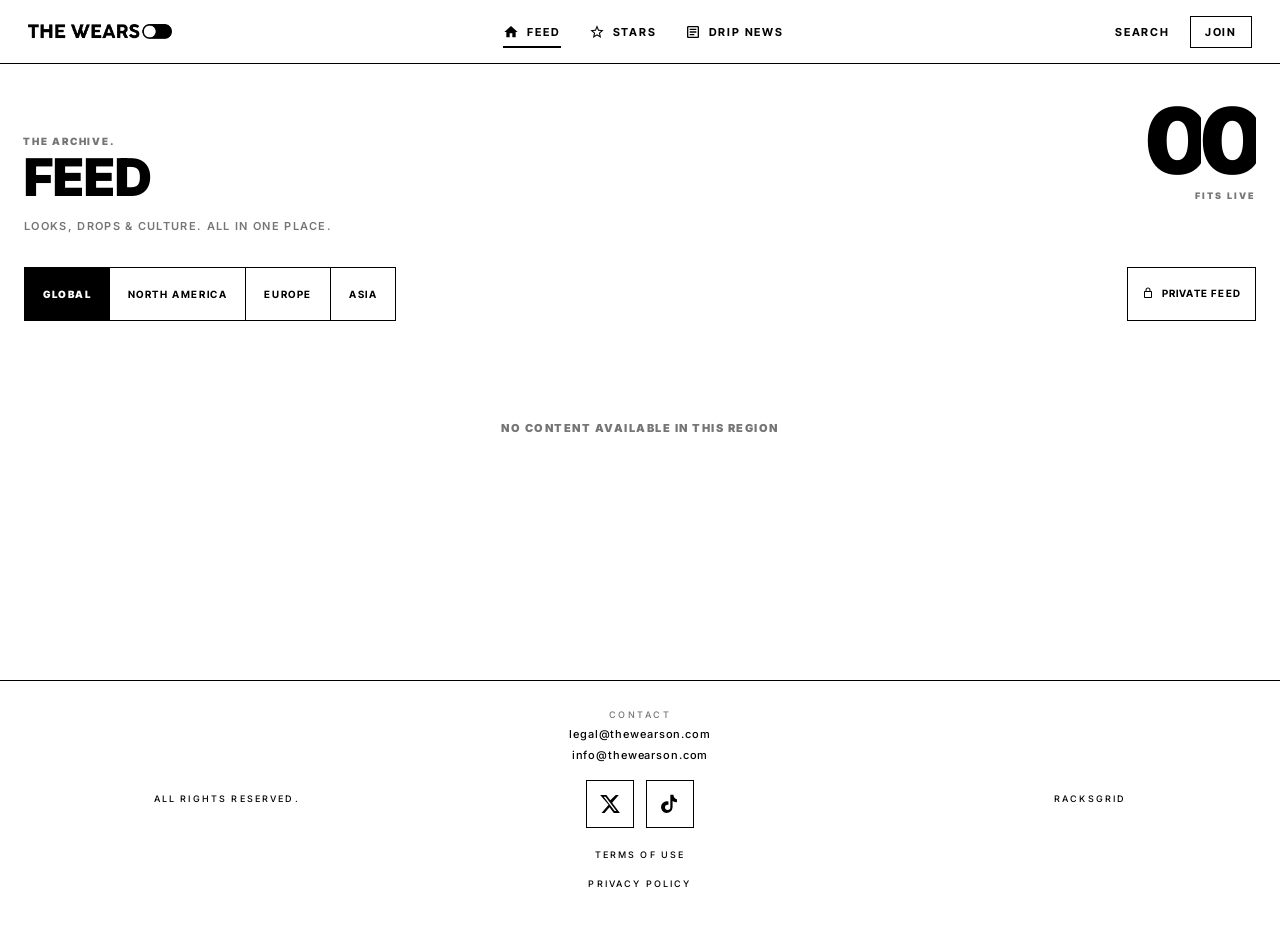
<file: index.html>
<!DOCTYPE html>
<html lang="en">
<head>
  <meta charset="UTF-8">
  <base href="/">
  <meta name="viewport" content="width=device-width, initial-scale=1.0">
  <title>THE WEARS ON</title>
  <link rel="canonical" href="https://thewearson.com/">
  <meta property="og:title" content="THE WEARS ON">
  <meta property="og:url" content="https://thewearson.com/">
  <meta name="theme-color" content="#ffffff">
  <link rel="preconnect" href="https://fonts.googleapis.com">
  <link rel="preconnect" href="https://fonts.gstatic.com" crossorigin>
  <link href="https://fonts.googleapis.com/css2?family=Inter+Tight:ital,wght@0,500;0,600;0,700;0,800;0,900;1,500&family=Inter:ital,wght@0,400;0,500;0,600;0,700;0,800;0,900;1,400&display=swap" rel="stylesheet">
  <link rel="stylesheet" href="/app.css?v=web96">
</head>
<body>
  <header class="site-bar">
    <a class="brand" href="/" aria-label="THE WEARS ON"><img src="/logo_light.png" alt="THE WEARS ON"></a>
    <nav class="site-nav" aria-label="THE WEARS ON">
      <a href="/" data-nav="home"><span class="nav-ico" aria-hidden="true"></span><span class="nav-lbl">FEED</span></a>
      <a href="/stars" data-nav="stars"><span class="nav-ico" aria-hidden="true"></span><span class="nav-lbl">STARS</span></a>
      <a href="/drip-news" data-nav="news"><span class="nav-ico" aria-hidden="true"></span><span class="nav-lbl">DRIP NEWS</span></a>
    </nav>
    <div class="site-tools">
      <button type="button" id="btnSearch">SEARCH</button>
      <a href="/join" id="navJoin" data-nav="join"><span class="nav-lbl">JOIN</span></a>
      <button type="button" class="nav-toggle" id="btnMenu" aria-label="Menu" aria-expanded="false">MENU</button>
    </div>
  </header>

  <div class="drawer" id="drawer" hidden>
    <div class="drawer-card">
      <div class="drawer-head">
        <span>THE WEARS ON</span>
        <button type="button" data-drawer-close aria-label="Close">CLOSE</button>
      </div>
      <nav class="drawer-nav">
        <a href="/" data-nav="home"><span class="nav-ico" aria-hidden="true"></span><span class="nav-lbl">FEED</span></a>
        <a href="/stars" data-nav="stars"><span class="nav-ico" aria-hidden="true"></span><span class="nav-lbl">STARS</span></a>
        <a href="/drip-news" data-nav="news"><span class="nav-ico" aria-hidden="true"></span><span class="nav-lbl">DRIP NEWS</span></a>
        <a href="/join" id="drawerJoin" data-nav="join"><span class="nav-ico" aria-hidden="true"></span><span class="nav-lbl">JOIN</span></a>
        <a href="/settings" id="drawerSettings" data-nav="settings"><span class="nav-ico" aria-hidden="true"></span><span class="nav-lbl">SETTINGS</span></a>
        <button type="button" id="btnSearchDrawer"><span class="nav-ico" aria-hidden="true"></span><span class="nav-lbl">SEARCH</span></button>
      </nav>
      <div class="drawer-meta">
        <button type="button" data-lang="en">EN</button>
        <button type="button" data-lang="tr">TR</button>
      </div>
      <div class="drawer-legal">
        <a href="/terms.html">TERMS OF USE</a>
        <a href="/privacy.html">PRIVACY POLICY</a>
      </div>
    </div>
  </div>

  <main class="view" id="view">
    <noscript>
      <h1>THE WEARS ON</h1>
      <p><a href="/privacy.html">Privacy Policy</a> · <a href="/terms.html">Terms of Use</a></p>
    </noscript>
  </main>

  <footer class="site-footer">
    <div class="footer-rail">
      <p class="footer-mark">ALL RIGHTS RESERVED.</p>
      <div class="footer-contact">
        <p class="kicker">CONTACT</p>
        <a href="mailto:legal@thewearson.com">legal@thewearson.com</a>
        <a href="mailto:info@thewearson.com">info@thewearson.com</a>
        <div class="footer-social">
          <a class="footer-icon" href="https://x.com/thewearson" target="_blank" rel="noopener noreferrer" aria-label="THE WEARS ON on X">
            <svg viewBox="0 0 24 24" aria-hidden="true"><path fill="currentColor" d="M18.244 2.25h3.308l-7.227 8.26 8.502 11.24H16.17l-4.714-6.231-5.401 6.231H2.744l7.727-8.835L1.254 2.25H8.08l4.253 5.622L18.244 2.25zm-1.161 17.52h1.833L7.084 4.126H5.117L17.083 19.77z"/></svg>
          </a>
          <a class="footer-icon" href="https://www.tiktok.com/@thewearson" target="_blank" rel="noopener noreferrer" aria-label="THE WEARS ON on TikTok">
            <svg viewBox="0 0 24 24" aria-hidden="true"><path fill="currentColor" d="M19.59 6.69A4.83 4.83 0 0 1 15.82 2.4V2h-3.45v13.67a2.89 2.89 0 1 1-2.88-2.88c.28 0 .55.04.81.1V9.36a6.34 6.34 0 1 0 4.52 6.31V8.7a8.27 8.27 0 0 0 4.77 1.51V6.8a4.84 4.84 0 0 1-1-.11z"/></svg>
          </a>
        </div>
        <a class="footer-policy" href="/terms.html">TERMS OF USE</a>
        <a class="footer-policy" href="/privacy.html">PRIVACY POLICY</a>
      </div>
      <p class="footer-mark footer-mark-end">RACKSGRID</p>
    </div>
  </footer>

  <div class="sheet" id="sheet" hidden></div>
  <div class="dlg" id="dlg" hidden></div>
  <script src="/app.js?v=web96"></script>
</body>
</html>
</file>
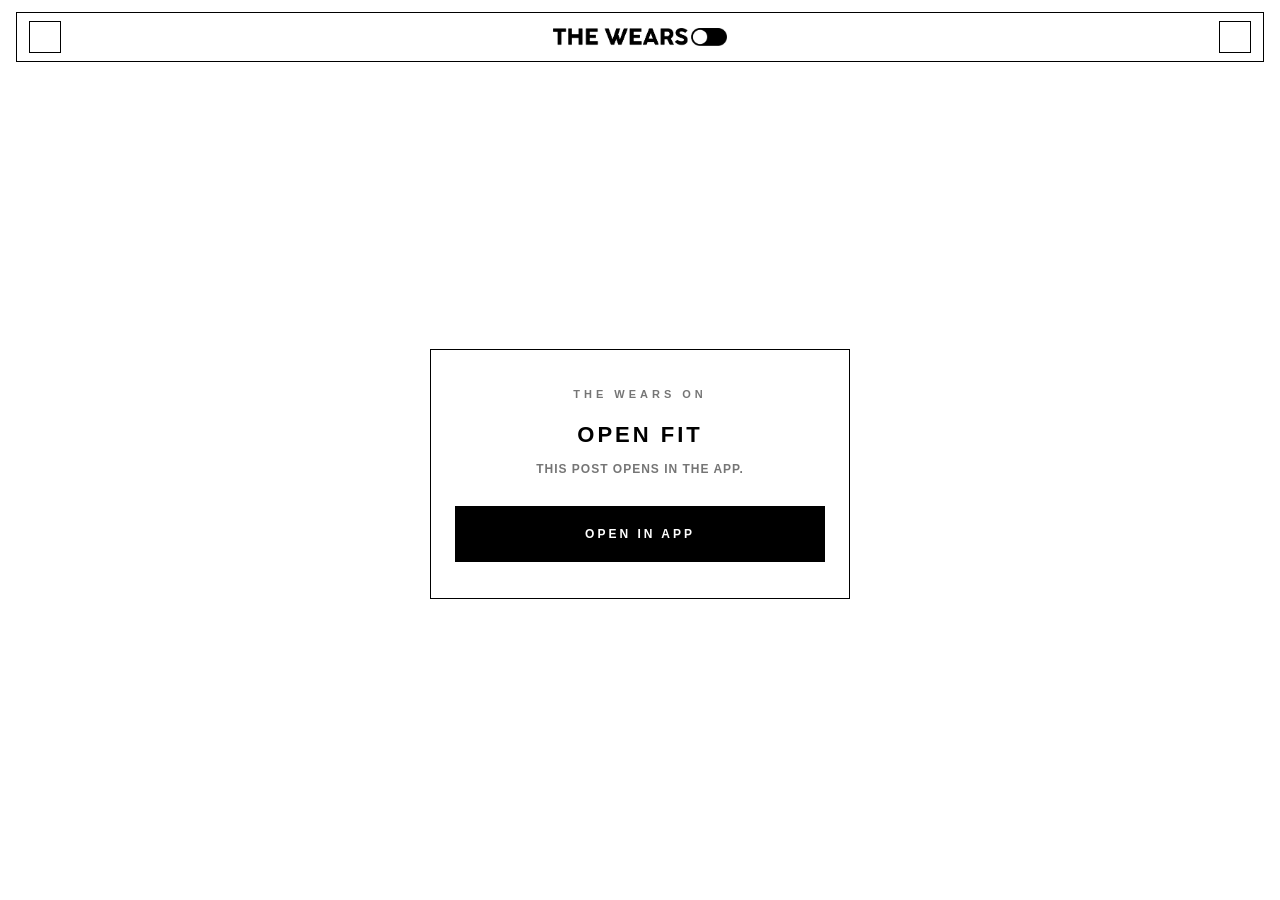
<file: fit.html>
<!DOCTYPE html>
<html lang="en">
<head>
  <meta charset="UTF-8">
  <meta name="viewport" content="width=device-width, initial-scale=1.0">
  <title>FIT — THE WEARS ON</title>
  <meta name="description" content="Open this fit in THE WEARS ON.">
  <meta property="og:title" content="THE WEARS ON">
  <meta property="og:description" content="Open this fit in the app.">
  <link rel="stylesheet" href="/style.css?v=house36">
  <style>
    body.is-fit { min-height: 100dvh; }
    .fit-open {
      min-height: 100dvh;
      display: grid;
      place-items: center;
      padding: 96px 24px 48px;
    }
    .fit-card {
      width: min(420px, 100%);
      border: var(--stroke) solid var(--ink);
      background: var(--paper);
      padding: 36px 24px;
      text-align: center;
    }
    .fit-card .kicker {
      font-weight: 900;
      letter-spacing: 4px;
      font-size: 11px;
      margin: 0 0 20px;
    }
    .fit-card h1 {
      font-family: var(--display);
      font-weight: 900;
      letter-spacing: 3px;
      font-size: 22px;
      margin: 0 0 12px;
    }
    .fit-card p {
      font-weight: 700;
      font-size: 12px;
      letter-spacing: 1px;
      color: var(--ink54);
      line-height: 1.5;
      margin: 0 0 28px;
    }
    .fit-open-btn {
      display: flex;
      align-items: center;
      justify-content: center;
      height: 56px;
      background: var(--ink);
      color: var(--paper);
      font-weight: 900;
      font-size: 12px;
      letter-spacing: 3px;
      border: var(--stroke) solid var(--ink);
      text-decoration: none;
    }
  </style>
</head>
<body class="is-fit">
  <header class="site-header">
    <div class="header-box">
      <span class="header-icon" aria-hidden="true"></span>
      <a class="header-logo" href="/" aria-label="THE WEARS ON">
        <img src="/logo_light.png" alt="THE WEARS ON">
      </a>
      <span class="header-icon" aria-hidden="true"></span>
    </div>
  </header>
  <main class="fit-open">
    <div class="fit-card">
      <p class="kicker">THE WEARS ON</p>
      <h1>OPEN FIT</h1>
      <p>THIS POST OPENS IN THE APP.</p>
      <a class="fit-open-btn" id="openApp" href="thewearson://">OPEN IN APP</a>
    </div>
  </main>
  <script>
    (function () {
      function fitId() {
        var q = new URLSearchParams(location.search).get('id');
        if (q && q.trim()) return q.trim();
        var parts = location.pathname.replace(/\/+$/, '').split('/').filter(Boolean);
        var i = parts.findIndex(function (p) { return p === 'fit' || p === 'f'; });
        if (i >= 0 && parts[i + 1]) return decodeURIComponent(parts[i + 1]);
        return '';
      }
      var id = fitId();
      var app = id ? ('thewearson://fit/' + encodeURIComponent(id)) : 'thewearson://';
      var btn = document.getElementById('openApp');
      btn.href = app;
      if (!id) return;
      var iframe = document.createElement('iframe');
      iframe.style.display = 'none';
      iframe.src = app;
      document.body.appendChild(iframe);
      window.location.replace(app);
    })();
  </script>
</body>
</html>
</file>
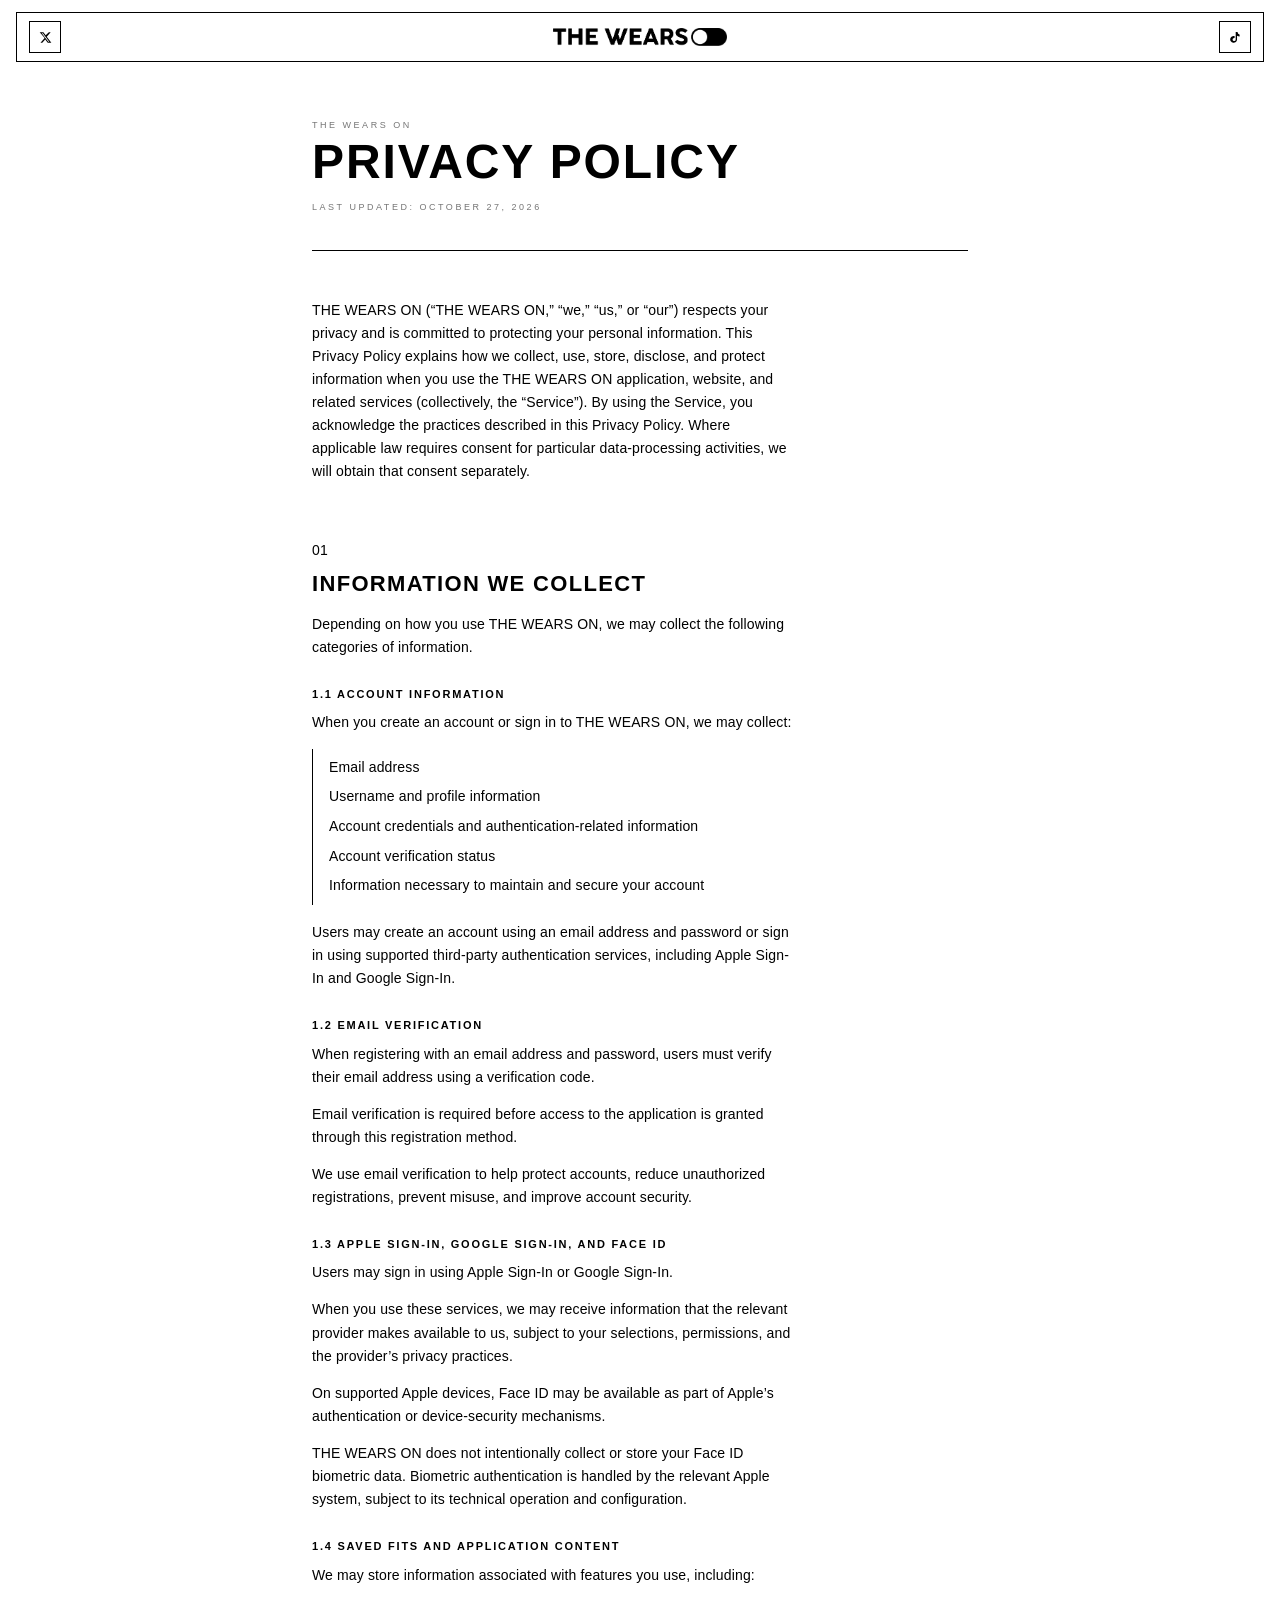
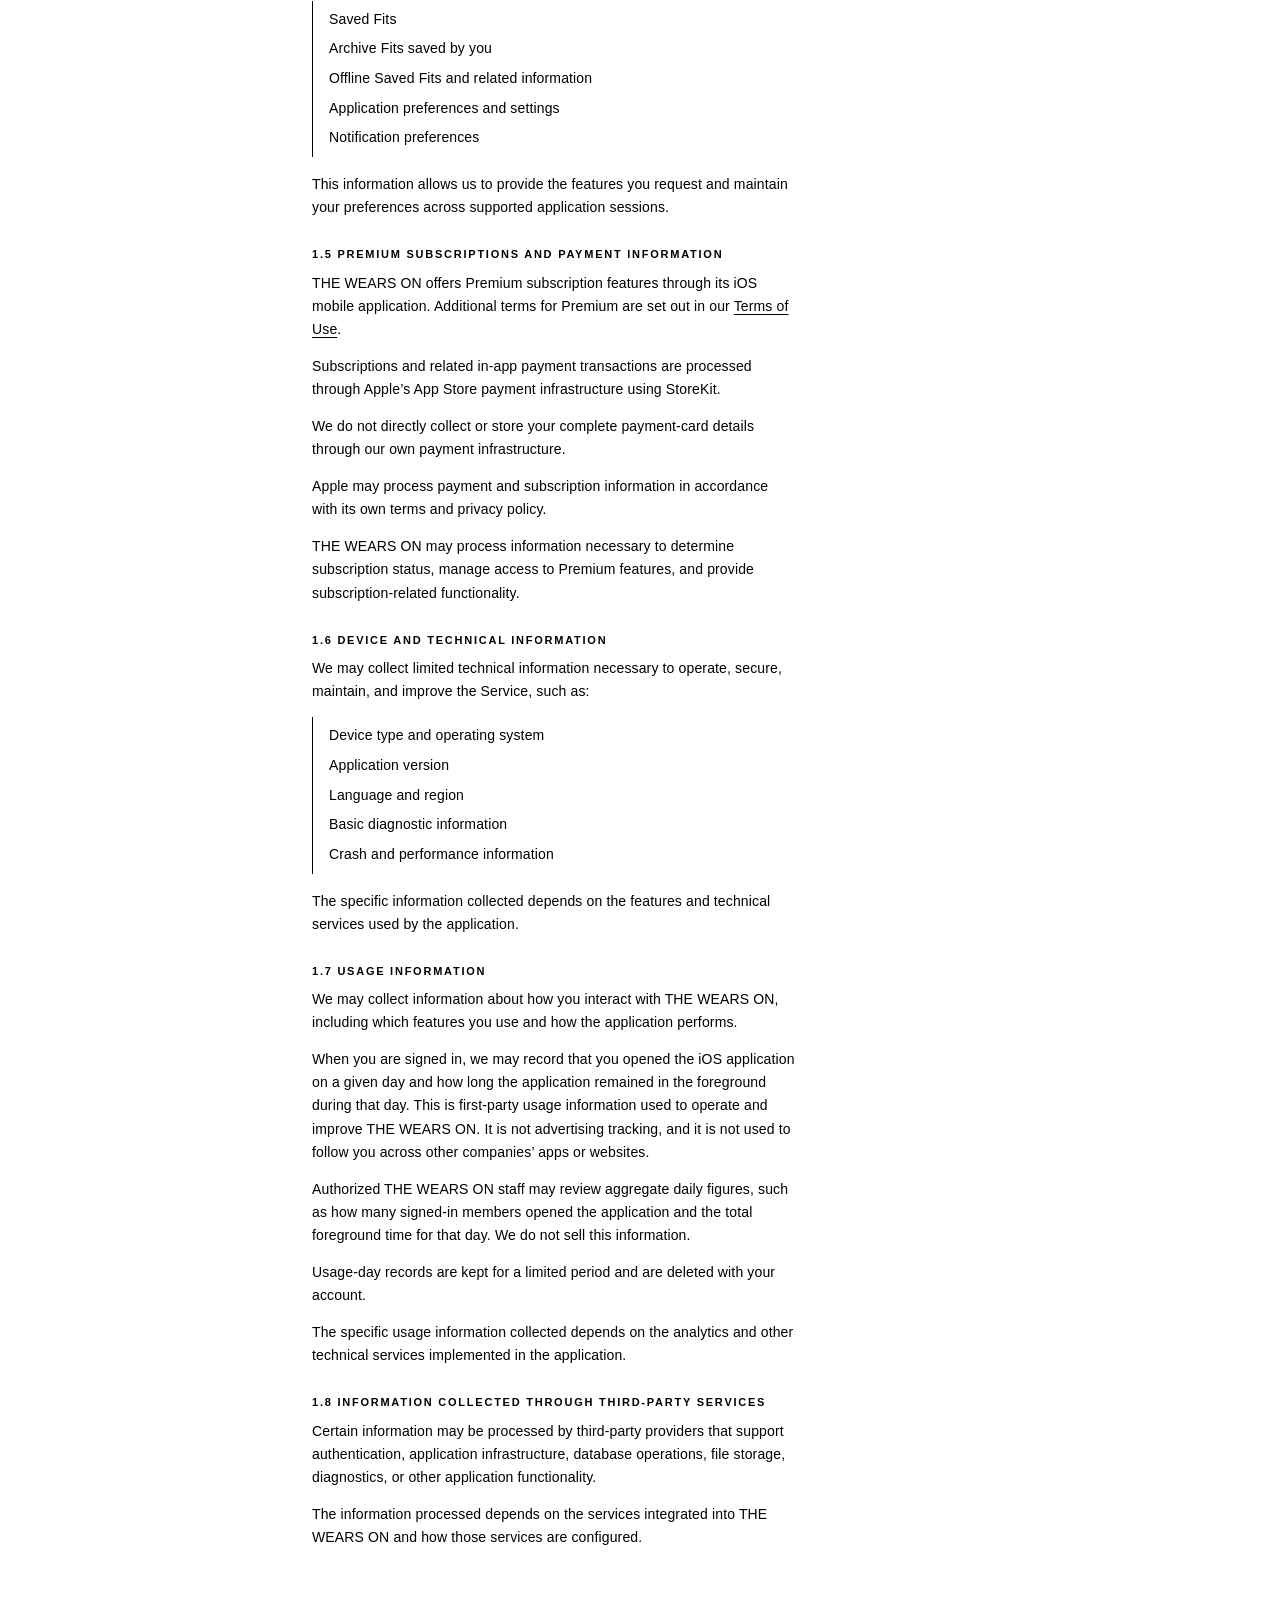
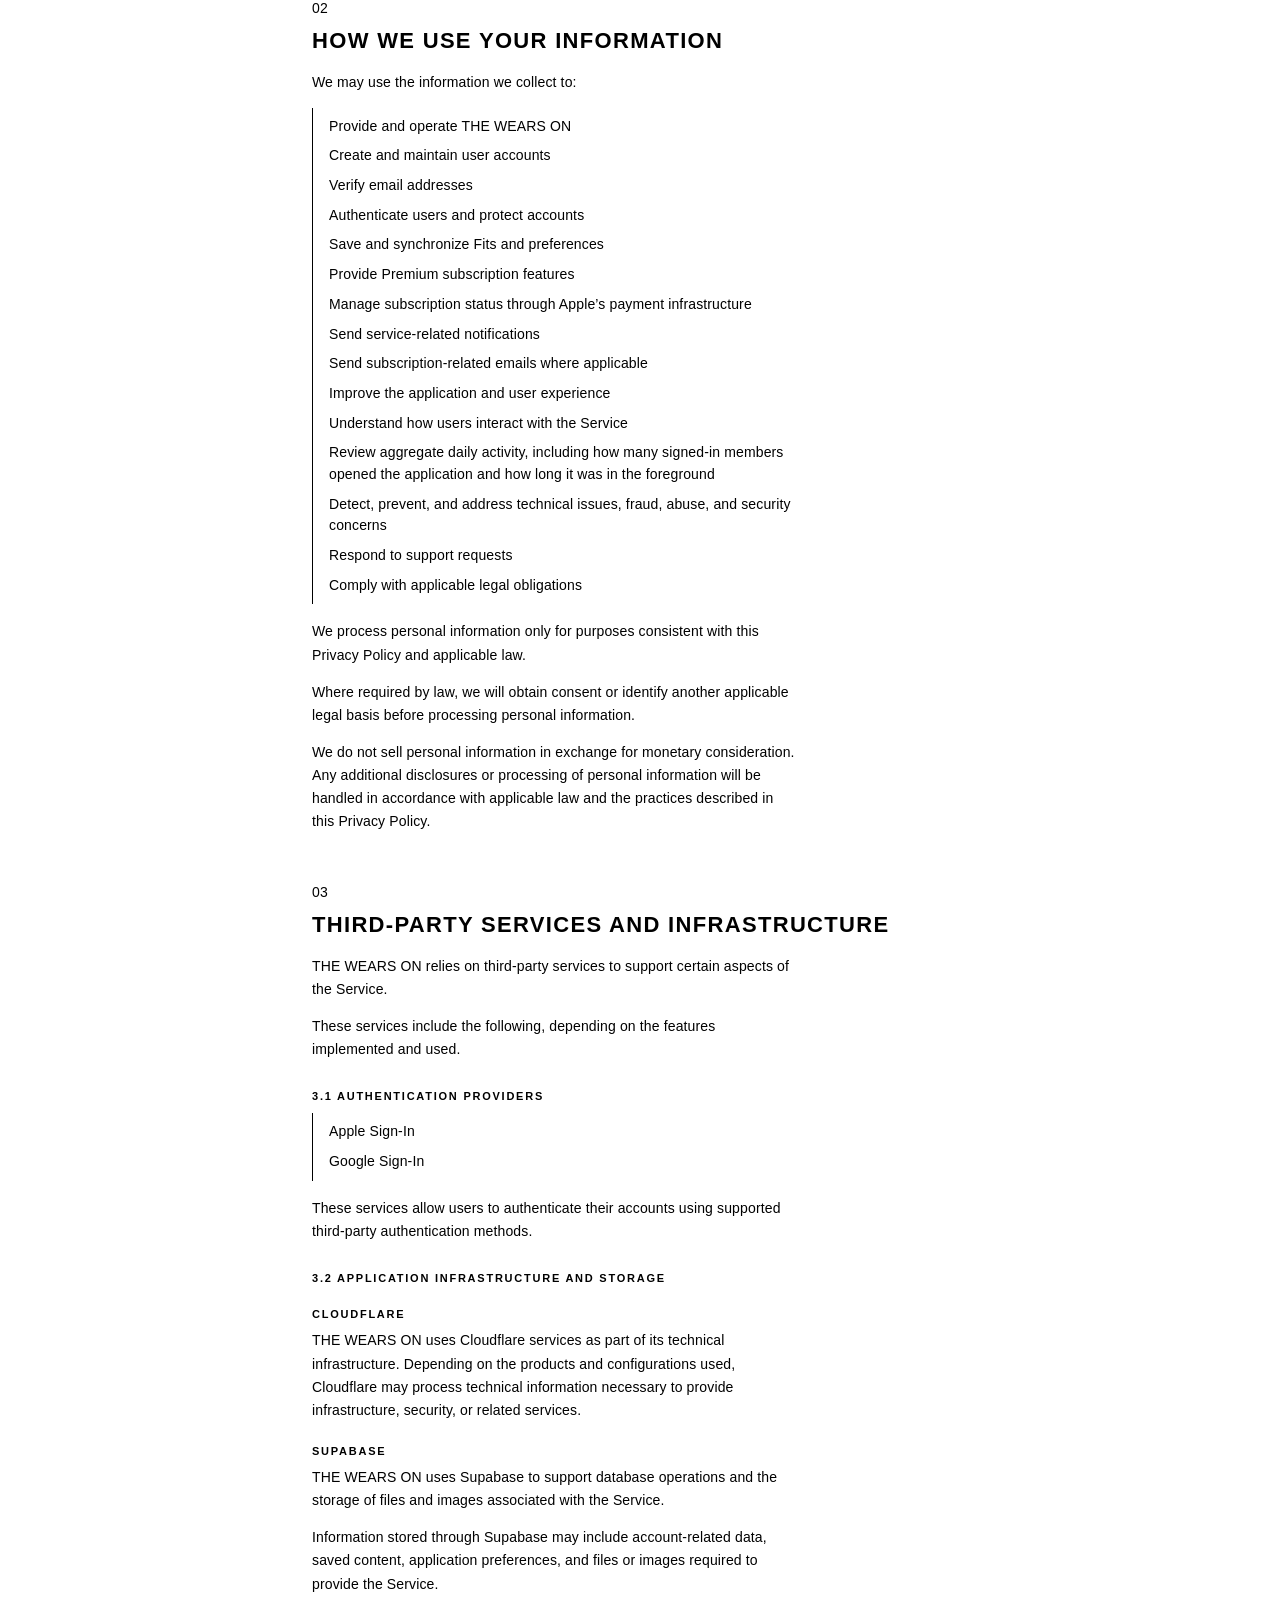
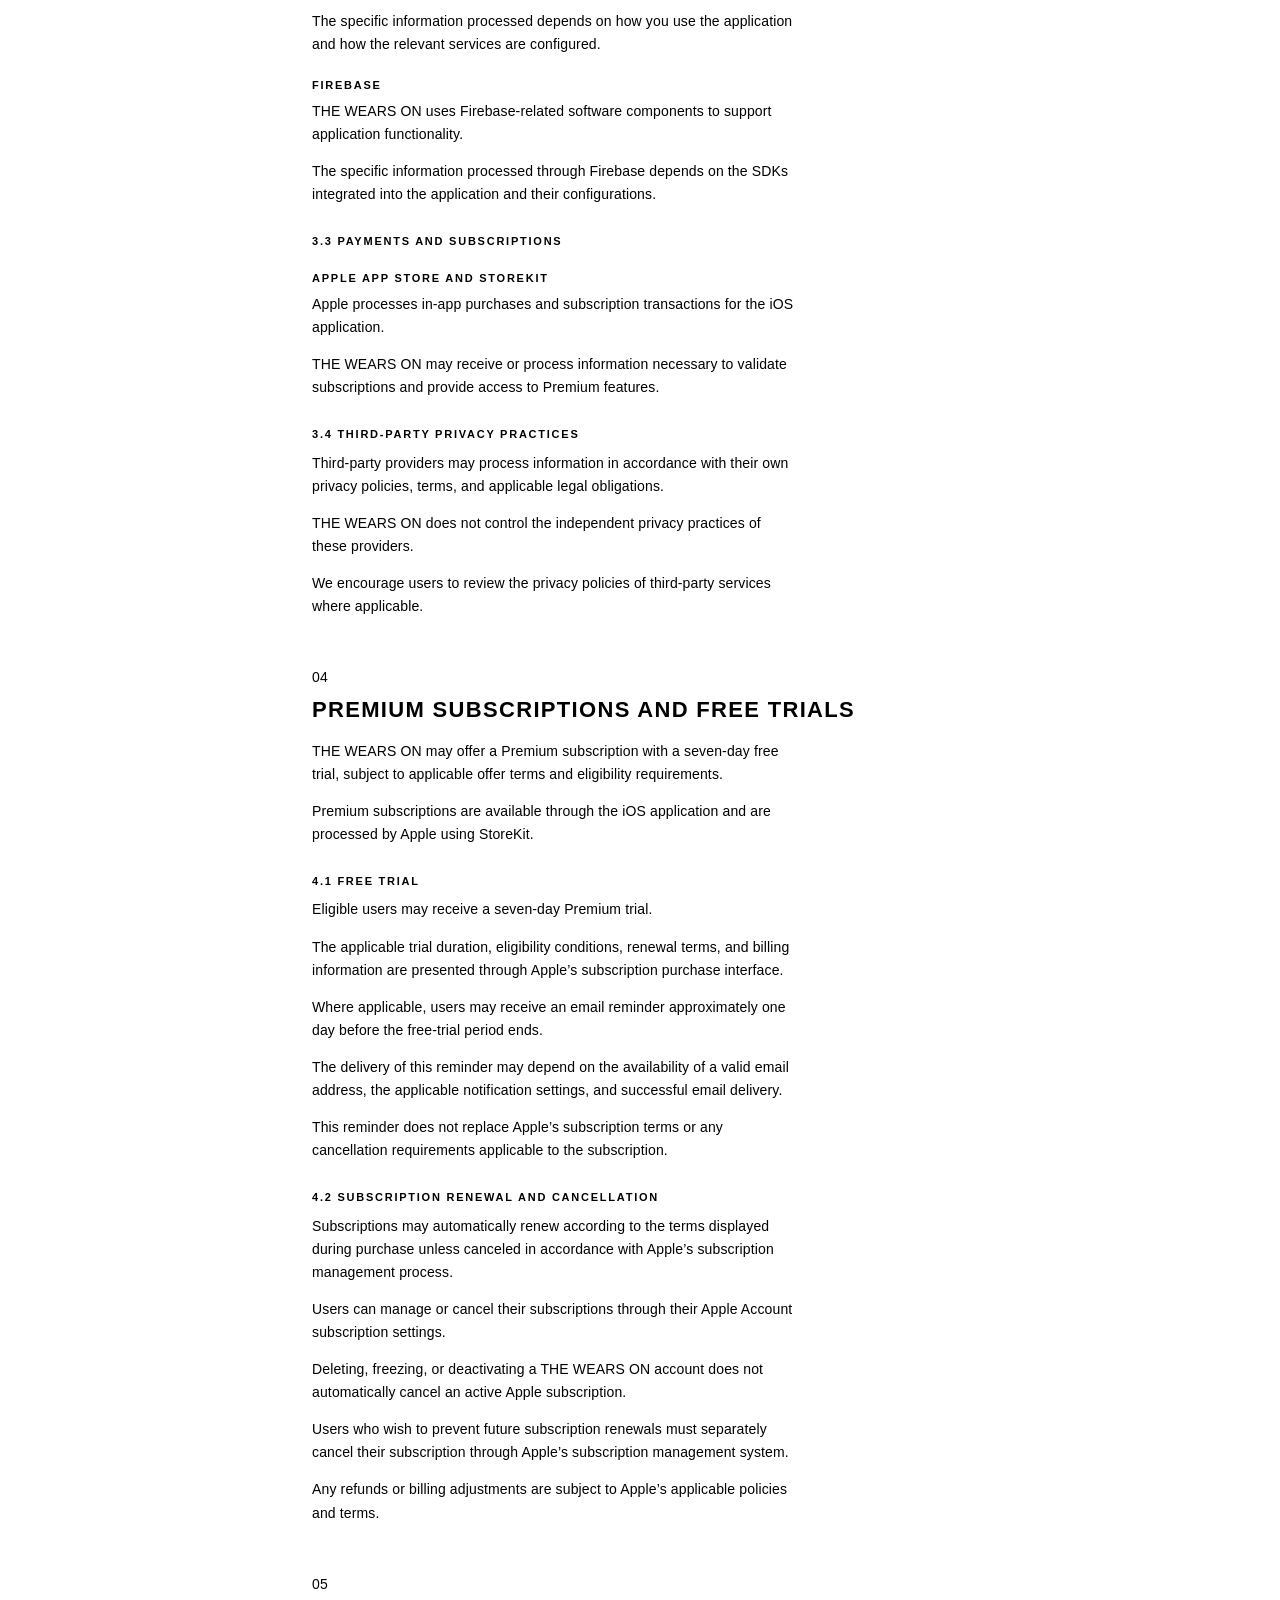
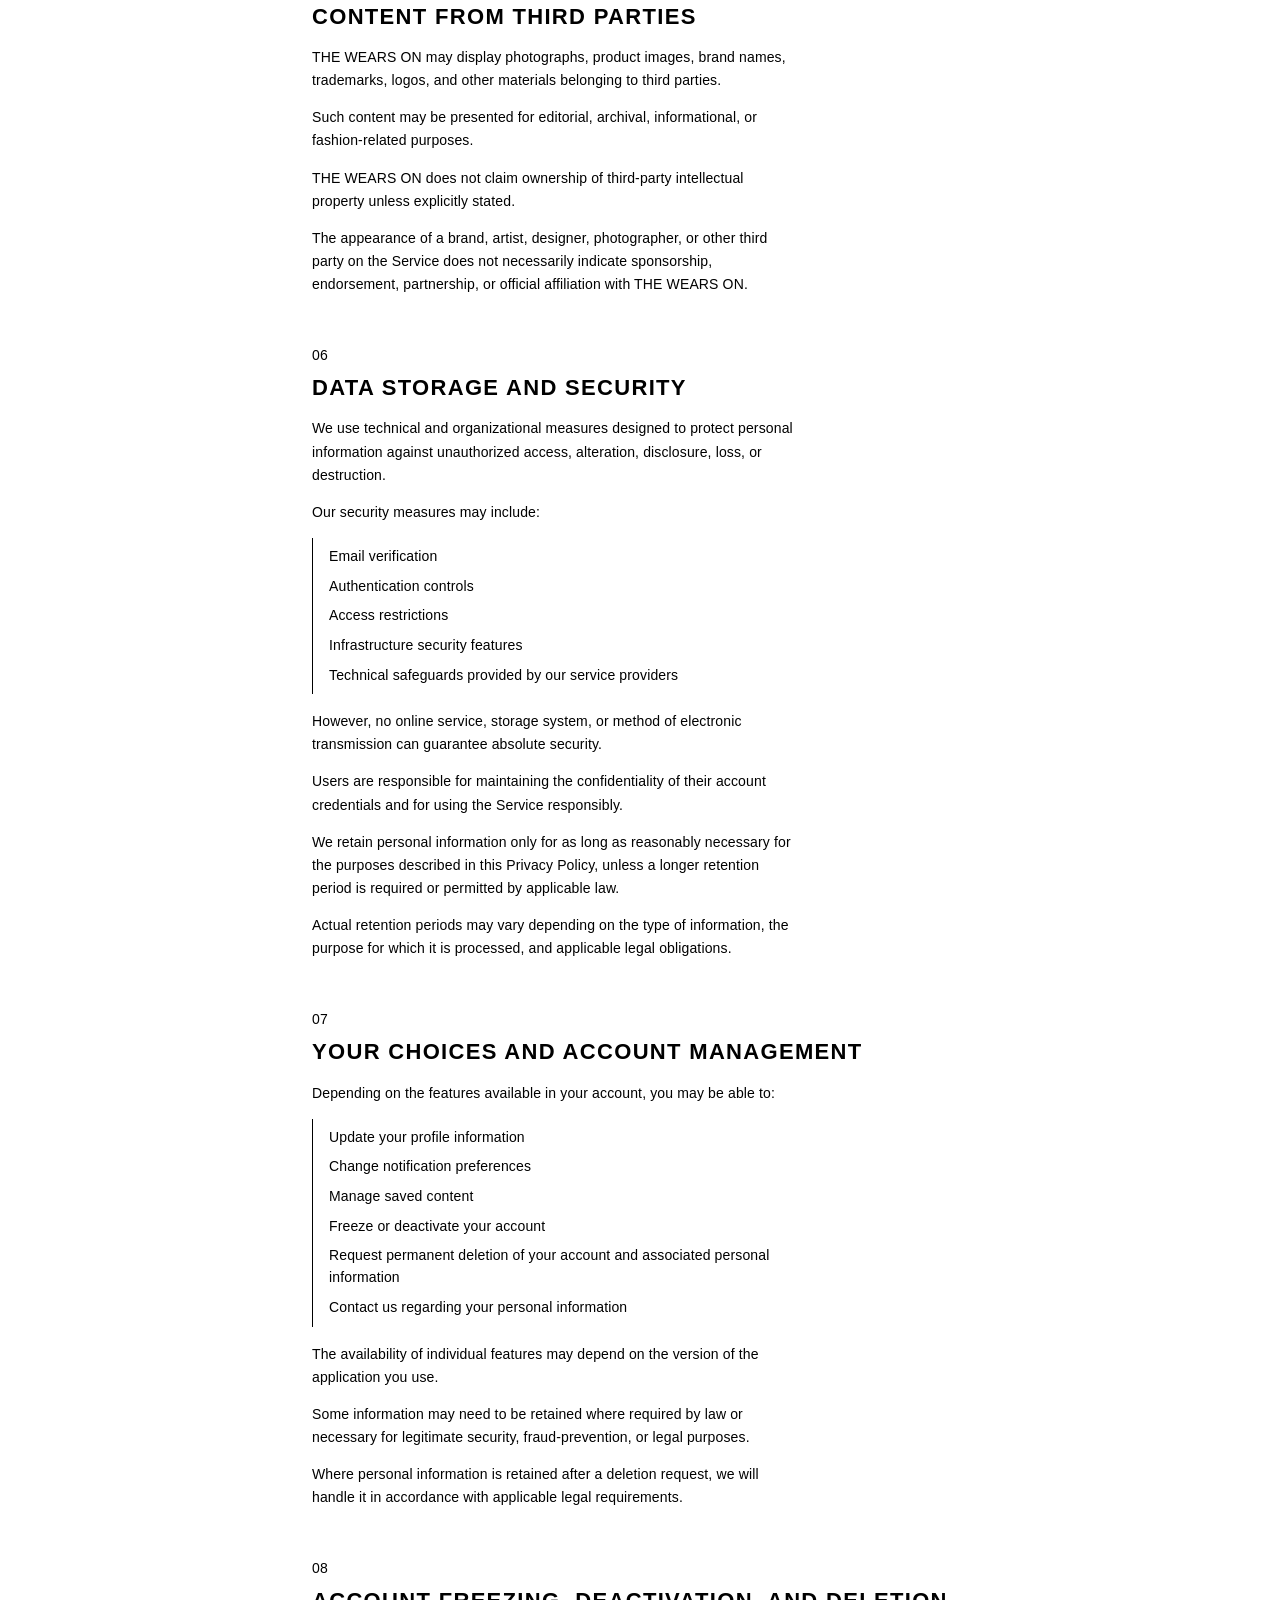
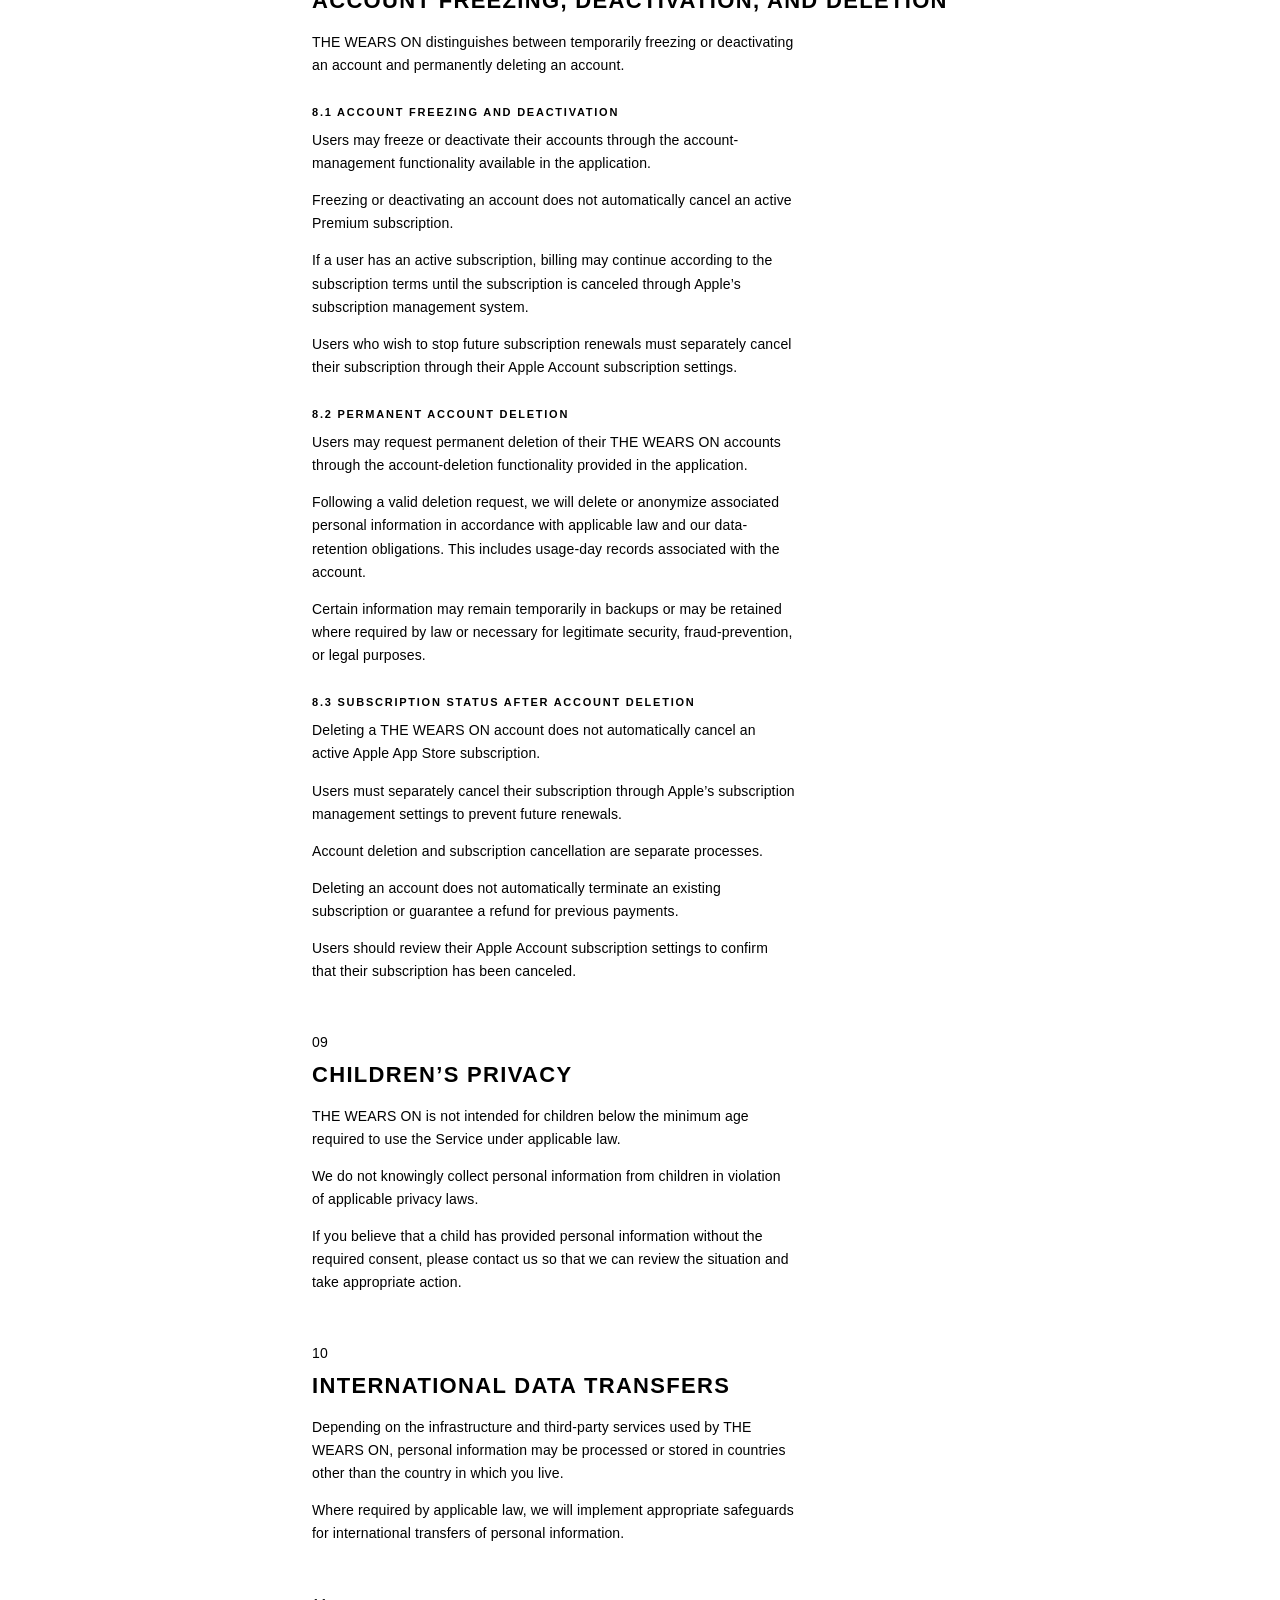
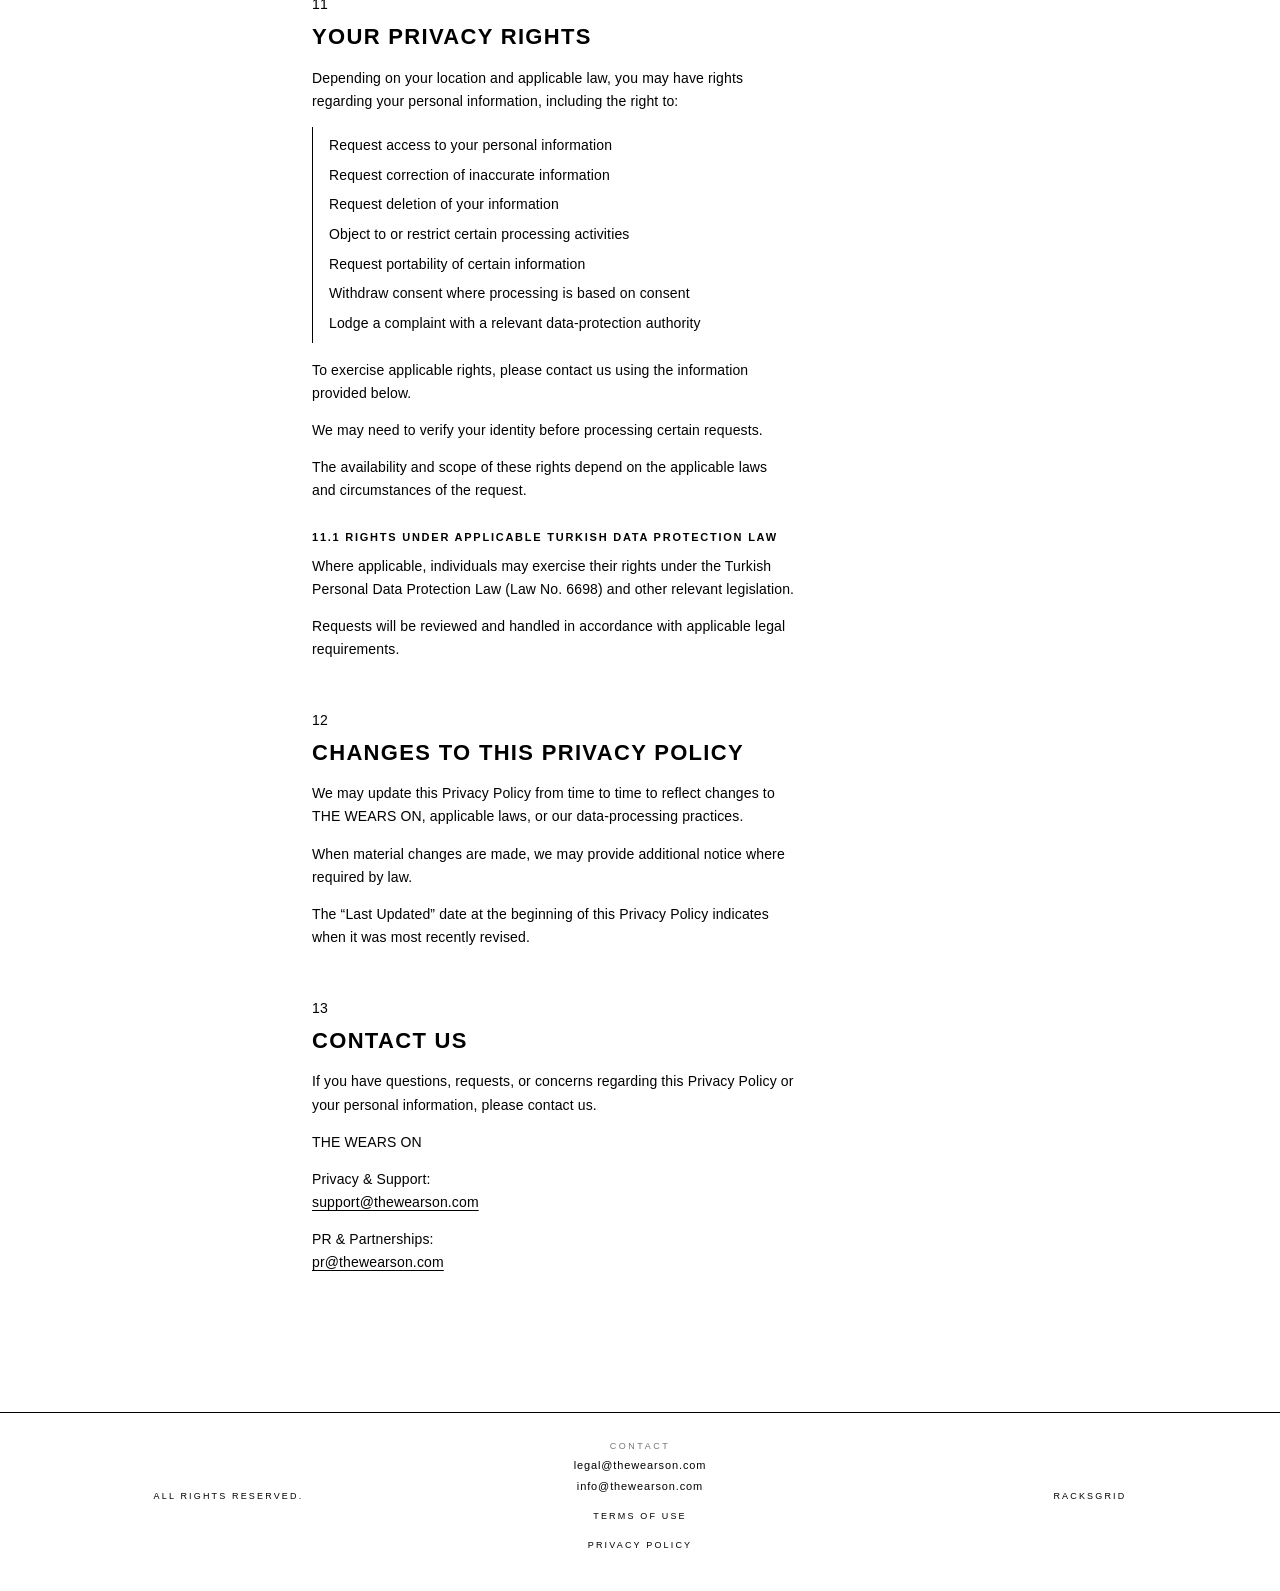
<file: privacy.html>
<!DOCTYPE html>
<html lang="en">
<head>
  <meta charset="UTF-8">
  <meta name="viewport" content="width=device-width, initial-scale=1.0">
  <title>PRIVACY POLICY — THE WEARS ON</title>
  <meta name="description" content="Privacy Policy for THE WEARS ON. How we collect, use, store, disclose, and protect information.">
  <link rel="canonical" href="https://thewearson.com/privacy.html">
  <link rel="stylesheet" href="style.css?v=house36">
</head>
<body class="is-legal">
  <header class="site-header">
    <div class="header-box">
      <a class="header-icon" href="https://x.com/thewearson" target="_blank" rel="noopener noreferrer" aria-label="THE WEARS ON on X">
        <svg viewBox="0 0 24 24" aria-hidden="true"><path fill="currentColor" d="M18.244 2.25h3.308l-7.227 8.26 8.502 11.24H16.17l-4.714-6.231-5.401 6.231H2.744l7.727-8.835L1.254 2.25H8.08l4.253 5.622L18.244 2.25zm-1.161 17.52h1.833L7.084 4.126H5.117L17.083 19.77z"/></svg>
      </a>
      <a class="header-logo" href="index.html" aria-label="THE WEARS ON">
        <img src="logo_light.png" alt="THE WEARS ON">
      </a>
      <a class="header-icon" href="https://www.tiktok.com/@thewearson" target="_blank" rel="noopener noreferrer" aria-label="THE WEARS ON on TikTok">
        <svg viewBox="0 0 24 24" aria-hidden="true"><path fill="currentColor" d="M19.59 6.69A4.83 4.83 0 0 1 15.82 2.4V2h-3.45v13.67a2.89 2.89 0 1 1-2.88-2.88c.28 0 .55.04.81.1V9.36a6.34 6.34 0 1 0 4.52 6.31V8.7a8.27 8.27 0 0 0 4.77 1.51V6.8a4.84 4.84 0 0 1-1-.11z"/></svg>
      </a>
    </div>
  </header>

  <main class="legal">
    <header class="legal-head">
      <p class="kicker">THE WEARS ON</p>
      <h1>PRIVACY POLICY</h1>
      <p class="legal-updated">Last Updated: October 27, 2026</p>
    </header>

    <p class="legal-lede">THE WEARS ON (“THE WEARS ON,” “we,” “us,” or “our”) respects your privacy and is committed to protecting your personal information. This Privacy Policy explains how we collect, use, store, disclose, and protect information when you use the THE WEARS ON application, website, and related services (collectively, the “Service”). By using the Service, you acknowledge the practices described in this Privacy Policy. Where applicable law requires consent for particular data-processing activities, we will obtain that consent separately.</p>

    <section class="legal-block">
      <p class="kicker">01</p>
      <h2>Information We Collect</h2>
      <p>Depending on how you use THE WEARS ON, we may collect the following categories of information.</p>

      <h3>1.1 Account Information</h3>
      <p>When you create an account or sign in to THE WEARS ON, we may collect:</p>
      <ul class="legal-list">
        <li>Email address</li>
        <li>Username and profile information</li>
        <li>Account credentials and authentication-related information</li>
        <li>Account verification status</li>
        <li>Information necessary to maintain and secure your account</li>
      </ul>
      <p>Users may create an account using an email address and password or sign in using supported third-party authentication services, including Apple Sign-In and Google Sign-In.</p>

      <h3>1.2 Email Verification</h3>
      <p>When registering with an email address and password, users must verify their email address using a verification code.</p>
      <p>Email verification is required before access to the application is granted through this registration method.</p>
      <p>We use email verification to help protect accounts, reduce unauthorized registrations, prevent misuse, and improve account security.</p>

      <h3>1.3 Apple Sign-In, Google Sign-In, and Face ID</h3>
      <p>Users may sign in using Apple Sign-In or Google Sign-In.</p>
      <p>When you use these services, we may receive information that the relevant provider makes available to us, subject to your selections, permissions, and the provider’s privacy practices.</p>
      <p>On supported Apple devices, Face ID may be available as part of Apple’s authentication or device-security mechanisms.</p>
      <p>THE WEARS ON does not intentionally collect or store your Face ID biometric data. Biometric authentication is handled by the relevant Apple system, subject to its technical operation and configuration.</p>

      <h3>1.4 Saved Fits and Application Content</h3>
      <p>We may store information associated with features you use, including:</p>
      <ul class="legal-list">
        <li>Saved Fits</li>
        <li>Archive Fits saved by you</li>
        <li>Offline Saved Fits and related information</li>
        <li>Application preferences and settings</li>
        <li>Notification preferences</li>
      </ul>
      <p>This information allows us to provide the features you request and maintain your preferences across supported application sessions.</p>

      <h3>1.5 Premium Subscriptions and Payment Information</h3>
      <p>THE WEARS ON offers Premium subscription features through its iOS mobile application. Additional terms for Premium are set out in our <a href="terms.html">Terms of Use</a>.</p>
      <p>Subscriptions and related in-app payment transactions are processed through Apple’s App Store payment infrastructure using StoreKit.</p>
      <p>We do not directly collect or store your complete payment-card details through our own payment infrastructure.</p>
      <p>Apple may process payment and subscription information in accordance with its own terms and privacy policy.</p>
      <p>THE WEARS ON may process information necessary to determine subscription status, manage access to Premium features, and provide subscription-related functionality.</p>

      <h3>1.6 Device and Technical Information</h3>
      <p>We may collect limited technical information necessary to operate, secure, maintain, and improve the Service, such as:</p>
      <ul class="legal-list">
        <li>Device type and operating system</li>
        <li>Application version</li>
        <li>Language and region</li>
        <li>Basic diagnostic information</li>
        <li>Crash and performance information</li>
      </ul>
      <p>The specific information collected depends on the features and technical services used by the application.</p>

      <h3>1.7 Usage Information</h3>
      <p>We may collect information about how you interact with THE WEARS ON, including which features you use and how the application performs.</p>
      <p>When you are signed in, we may record that you opened the iOS application on a given day and how long the application remained in the foreground during that day. This is first-party usage information used to operate and improve THE WEARS ON. It is not advertising tracking, and it is not used to follow you across other companies’ apps or websites.</p>
      <p>Authorized THE WEARS ON staff may review aggregate daily figures, such as how many signed-in members opened the application and the total foreground time for that day. We do not sell this information.</p>
      <p>Usage-day records are kept for a limited period and are deleted with your account.</p>
      <p>The specific usage information collected depends on the analytics and other technical services implemented in the application.</p>

      <h3>1.8 Information Collected Through Third-Party Services</h3>
      <p>Certain information may be processed by third-party providers that support authentication, application infrastructure, database operations, file storage, diagnostics, or other application functionality.</p>
      <p>The information processed depends on the services integrated into THE WEARS ON and how those services are configured.</p>
    </section>

    <section class="legal-block">
      <p class="kicker">02</p>
      <h2>How We Use Your Information</h2>
      <p>We may use the information we collect to:</p>
      <ul class="legal-list">
        <li>Provide and operate THE WEARS ON</li>
        <li>Create and maintain user accounts</li>
        <li>Verify email addresses</li>
        <li>Authenticate users and protect accounts</li>
        <li>Save and synchronize Fits and preferences</li>
        <li>Provide Premium subscription features</li>
        <li>Manage subscription status through Apple’s payment infrastructure</li>
        <li>Send service-related notifications</li>
        <li>Send subscription-related emails where applicable</li>
        <li>Improve the application and user experience</li>
        <li>Understand how users interact with the Service</li>
        <li>Review aggregate daily activity, including how many signed-in members opened the application and how long it was in the foreground</li>
        <li>Detect, prevent, and address technical issues, fraud, abuse, and security concerns</li>
        <li>Respond to support requests</li>
        <li>Comply with applicable legal obligations</li>
      </ul>
      <p>We process personal information only for purposes consistent with this Privacy Policy and applicable law.</p>
      <p>Where required by law, we will obtain consent or identify another applicable legal basis before processing personal information.</p>
      <p>We do not sell personal information in exchange for monetary consideration. Any additional disclosures or processing of personal information will be handled in accordance with applicable law and the practices described in this Privacy Policy.</p>
    </section>

    <section class="legal-block">
      <p class="kicker">03</p>
      <h2>Third-Party Services and Infrastructure</h2>
      <p>THE WEARS ON relies on third-party services to support certain aspects of the Service.</p>
      <p>These services include the following, depending on the features implemented and used.</p>

      <h3>3.1 Authentication Providers</h3>
      <ul class="legal-list">
        <li>Apple Sign-In</li>
        <li>Google Sign-In</li>
      </ul>
      <p>These services allow users to authenticate their accounts using supported third-party authentication methods.</p>

      <h3>3.2 Application Infrastructure and Storage</h3>
      <h4>Cloudflare</h4>
      <p>THE WEARS ON uses Cloudflare services as part of its technical infrastructure. Depending on the products and configurations used, Cloudflare may process technical information necessary to provide infrastructure, security, or related services.</p>
      <h4>Supabase</h4>
      <p>THE WEARS ON uses Supabase to support database operations and the storage of files and images associated with the Service.</p>
      <p>Information stored through Supabase may include account-related data, saved content, application preferences, and files or images required to provide the Service.</p>
      <p>The specific information processed depends on how you use the application and how the relevant services are configured.</p>
      <h4>Firebase</h4>
      <p>THE WEARS ON uses Firebase-related software components to support application functionality.</p>
      <p>The specific information processed through Firebase depends on the SDKs integrated into the application and their configurations.</p>

      <h3>3.3 Payments and Subscriptions</h3>
      <h4>Apple App Store and StoreKit</h4>
      <p>Apple processes in-app purchases and subscription transactions for the iOS application.</p>
      <p>THE WEARS ON may receive or process information necessary to validate subscriptions and provide access to Premium features.</p>

      <h3>3.4 Third-Party Privacy Practices</h3>
      <p>Third-party providers may process information in accordance with their own privacy policies, terms, and applicable legal obligations.</p>
      <p>THE WEARS ON does not control the independent privacy practices of these providers.</p>
      <p>We encourage users to review the privacy policies of third-party services where applicable.</p>
    </section>

    <section class="legal-block">
      <p class="kicker">04</p>
      <h2>Premium Subscriptions and Free Trials</h2>
      <p>THE WEARS ON may offer a Premium subscription with a seven-day free trial, subject to applicable offer terms and eligibility requirements.</p>
      <p>Premium subscriptions are available through the iOS application and are processed by Apple using StoreKit.</p>

      <h3>4.1 Free Trial</h3>
      <p>Eligible users may receive a seven-day Premium trial.</p>
      <p>The applicable trial duration, eligibility conditions, renewal terms, and billing information are presented through Apple’s subscription purchase interface.</p>
      <p>Where applicable, users may receive an email reminder approximately one day before the free-trial period ends.</p>
      <p>The delivery of this reminder may depend on the availability of a valid email address, the applicable notification settings, and successful email delivery.</p>
      <p>This reminder does not replace Apple’s subscription terms or any cancellation requirements applicable to the subscription.</p>

      <h3>4.2 Subscription Renewal and Cancellation</h3>
      <p>Subscriptions may automatically renew according to the terms displayed during purchase unless canceled in accordance with Apple’s subscription management process.</p>
      <p>Users can manage or cancel their subscriptions through their Apple Account subscription settings.</p>
      <p>Deleting, freezing, or deactivating a THE WEARS ON account does not automatically cancel an active Apple subscription.</p>
      <p>Users who wish to prevent future subscription renewals must separately cancel their subscription through Apple’s subscription management system.</p>
      <p>Any refunds or billing adjustments are subject to Apple’s applicable policies and terms.</p>
    </section>

    <section class="legal-block">
      <p class="kicker">05</p>
      <h2>Content From Third Parties</h2>
      <p>THE WEARS ON may display photographs, product images, brand names, trademarks, logos, and other materials belonging to third parties.</p>
      <p>Such content may be presented for editorial, archival, informational, or fashion-related purposes.</p>
      <p>THE WEARS ON does not claim ownership of third-party intellectual property unless explicitly stated.</p>
      <p>The appearance of a brand, artist, designer, photographer, or other third party on the Service does not necessarily indicate sponsorship, endorsement, partnership, or official affiliation with THE WEARS ON.</p>
    </section>

    <section class="legal-block">
      <p class="kicker">06</p>
      <h2>Data Storage and Security</h2>
      <p>We use technical and organizational measures designed to protect personal information against unauthorized access, alteration, disclosure, loss, or destruction.</p>
      <p>Our security measures may include:</p>
      <ul class="legal-list">
        <li>Email verification</li>
        <li>Authentication controls</li>
        <li>Access restrictions</li>
        <li>Infrastructure security features</li>
        <li>Technical safeguards provided by our service providers</li>
      </ul>
      <p>However, no online service, storage system, or method of electronic transmission can guarantee absolute security.</p>
      <p>Users are responsible for maintaining the confidentiality of their account credentials and for using the Service responsibly.</p>
      <p>We retain personal information only for as long as reasonably necessary for the purposes described in this Privacy Policy, unless a longer retention period is required or permitted by applicable law.</p>
      <p>Actual retention periods may vary depending on the type of information, the purpose for which it is processed, and applicable legal obligations.</p>
    </section>

    <section class="legal-block">
      <p class="kicker">07</p>
      <h2>Your Choices and Account Management</h2>
      <p>Depending on the features available in your account, you may be able to:</p>
      <ul class="legal-list">
        <li>Update your profile information</li>
        <li>Change notification preferences</li>
        <li>Manage saved content</li>
        <li>Freeze or deactivate your account</li>
        <li>Request permanent deletion of your account and associated personal information</li>
        <li>Contact us regarding your personal information</li>
      </ul>
      <p>The availability of individual features may depend on the version of the application you use.</p>
      <p>Some information may need to be retained where required by law or necessary for legitimate security, fraud-prevention, or legal purposes.</p>
      <p>Where personal information is retained after a deletion request, we will handle it in accordance with applicable legal requirements.</p>
    </section>

    <section class="legal-block">
      <p class="kicker">08</p>
      <h2>Account Freezing, Deactivation, and Deletion</h2>
      <p>THE WEARS ON distinguishes between temporarily freezing or deactivating an account and permanently deleting an account.</p>

      <h3>8.1 Account Freezing and Deactivation</h3>
      <p>Users may freeze or deactivate their accounts through the account-management functionality available in the application.</p>
      <p>Freezing or deactivating an account does not automatically cancel an active Premium subscription.</p>
      <p>If a user has an active subscription, billing may continue according to the subscription terms until the subscription is canceled through Apple’s subscription management system.</p>
      <p>Users who wish to stop future subscription renewals must separately cancel their subscription through their Apple Account subscription settings.</p>

      <h3>8.2 Permanent Account Deletion</h3>
      <p>Users may request permanent deletion of their THE WEARS ON accounts through the account-deletion functionality provided in the application.</p>
      <p>Following a valid deletion request, we will delete or anonymize associated personal information in accordance with applicable law and our data-retention obligations. This includes usage-day records associated with the account.</p>
      <p>Certain information may remain temporarily in backups or may be retained where required by law or necessary for legitimate security, fraud-prevention, or legal purposes.</p>

      <h3>8.3 Subscription Status After Account Deletion</h3>
      <p>Deleting a THE WEARS ON account does not automatically cancel an active Apple App Store subscription.</p>
      <p>Users must separately cancel their subscription through Apple’s subscription management settings to prevent future renewals.</p>
      <p>Account deletion and subscription cancellation are separate processes.</p>
      <p>Deleting an account does not automatically terminate an existing subscription or guarantee a refund for previous payments.</p>
      <p>Users should review their Apple Account subscription settings to confirm that their subscription has been canceled.</p>
    </section>

    <section class="legal-block">
      <p class="kicker">09</p>
      <h2>Children’s Privacy</h2>
      <p>THE WEARS ON is not intended for children below the minimum age required to use the Service under applicable law.</p>
      <p>We do not knowingly collect personal information from children in violation of applicable privacy laws.</p>
      <p>If you believe that a child has provided personal information without the required consent, please contact us so that we can review the situation and take appropriate action.</p>
    </section>

    <section class="legal-block">
      <p class="kicker">10</p>
      <h2>International Data Transfers</h2>
      <p>Depending on the infrastructure and third-party services used by THE WEARS ON, personal information may be processed or stored in countries other than the country in which you live.</p>
      <p>Where required by applicable law, we will implement appropriate safeguards for international transfers of personal information.</p>
    </section>

    <section class="legal-block">
      <p class="kicker">11</p>
      <h2>Your Privacy Rights</h2>
      <p>Depending on your location and applicable law, you may have rights regarding your personal information, including the right to:</p>
      <ul class="legal-list">
        <li>Request access to your personal information</li>
        <li>Request correction of inaccurate information</li>
        <li>Request deletion of your information</li>
        <li>Object to or restrict certain processing activities</li>
        <li>Request portability of certain information</li>
        <li>Withdraw consent where processing is based on consent</li>
        <li>Lodge a complaint with a relevant data-protection authority</li>
      </ul>
      <p>To exercise applicable rights, please contact us using the information provided below.</p>
      <p>We may need to verify your identity before processing certain requests.</p>
      <p>The availability and scope of these rights depend on the applicable laws and circumstances of the request.</p>

      <h3>11.1 Rights Under Applicable Turkish Data Protection Law</h3>
      <p>Where applicable, individuals may exercise their rights under the Turkish Personal Data Protection Law (Law No. 6698) and other relevant legislation.</p>
      <p>Requests will be reviewed and handled in accordance with applicable legal requirements.</p>
    </section>

    <section class="legal-block">
      <p class="kicker">12</p>
      <h2>Changes To This Privacy Policy</h2>
      <p>We may update this Privacy Policy from time to time to reflect changes to THE WEARS ON, applicable laws, or our data-processing practices.</p>
      <p>When material changes are made, we may provide additional notice where required by law.</p>
      <p>The “Last Updated” date at the beginning of this Privacy Policy indicates when it was most recently revised.</p>
    </section>

    <section class="legal-block">
      <p class="kicker">13</p>
      <h2>Contact Us</h2>
      <p>If you have questions, requests, or concerns regarding this Privacy Policy or your personal information, please contact us.</p>
      <p class="legal-sign">THE WEARS ON</p>
      <p>Privacy &amp; Support:<br><a href="mailto:support@thewearson.com">support@thewearson.com</a></p>
      <p>PR &amp; Partnerships:<br><a href="mailto:pr@thewearson.com">pr@thewearson.com</a></p>
    </section>
  </main>

  <footer class="site-footer">
    <div class="footer-rail">
      <p class="footer-mark">ALL RIGHTS RESERVED.</p>
      <div class="footer-contact">
        <p class="kicker">CONTACT</p>
        <a href="mailto:legal@thewearson.com">legal@thewearson.com</a>
        <a href="mailto:info@thewearson.com">info@thewearson.com</a>
        <a class="footer-policy" href="terms.html">TERMS OF USE</a>
        <a class="footer-policy" href="privacy.html" aria-current="page">PRIVACY POLICY</a>
      </div>
      <p class="footer-mark footer-mark-end">RACKSGRID</p>
    </div>
  </footer>
</body>
</html>
</file>
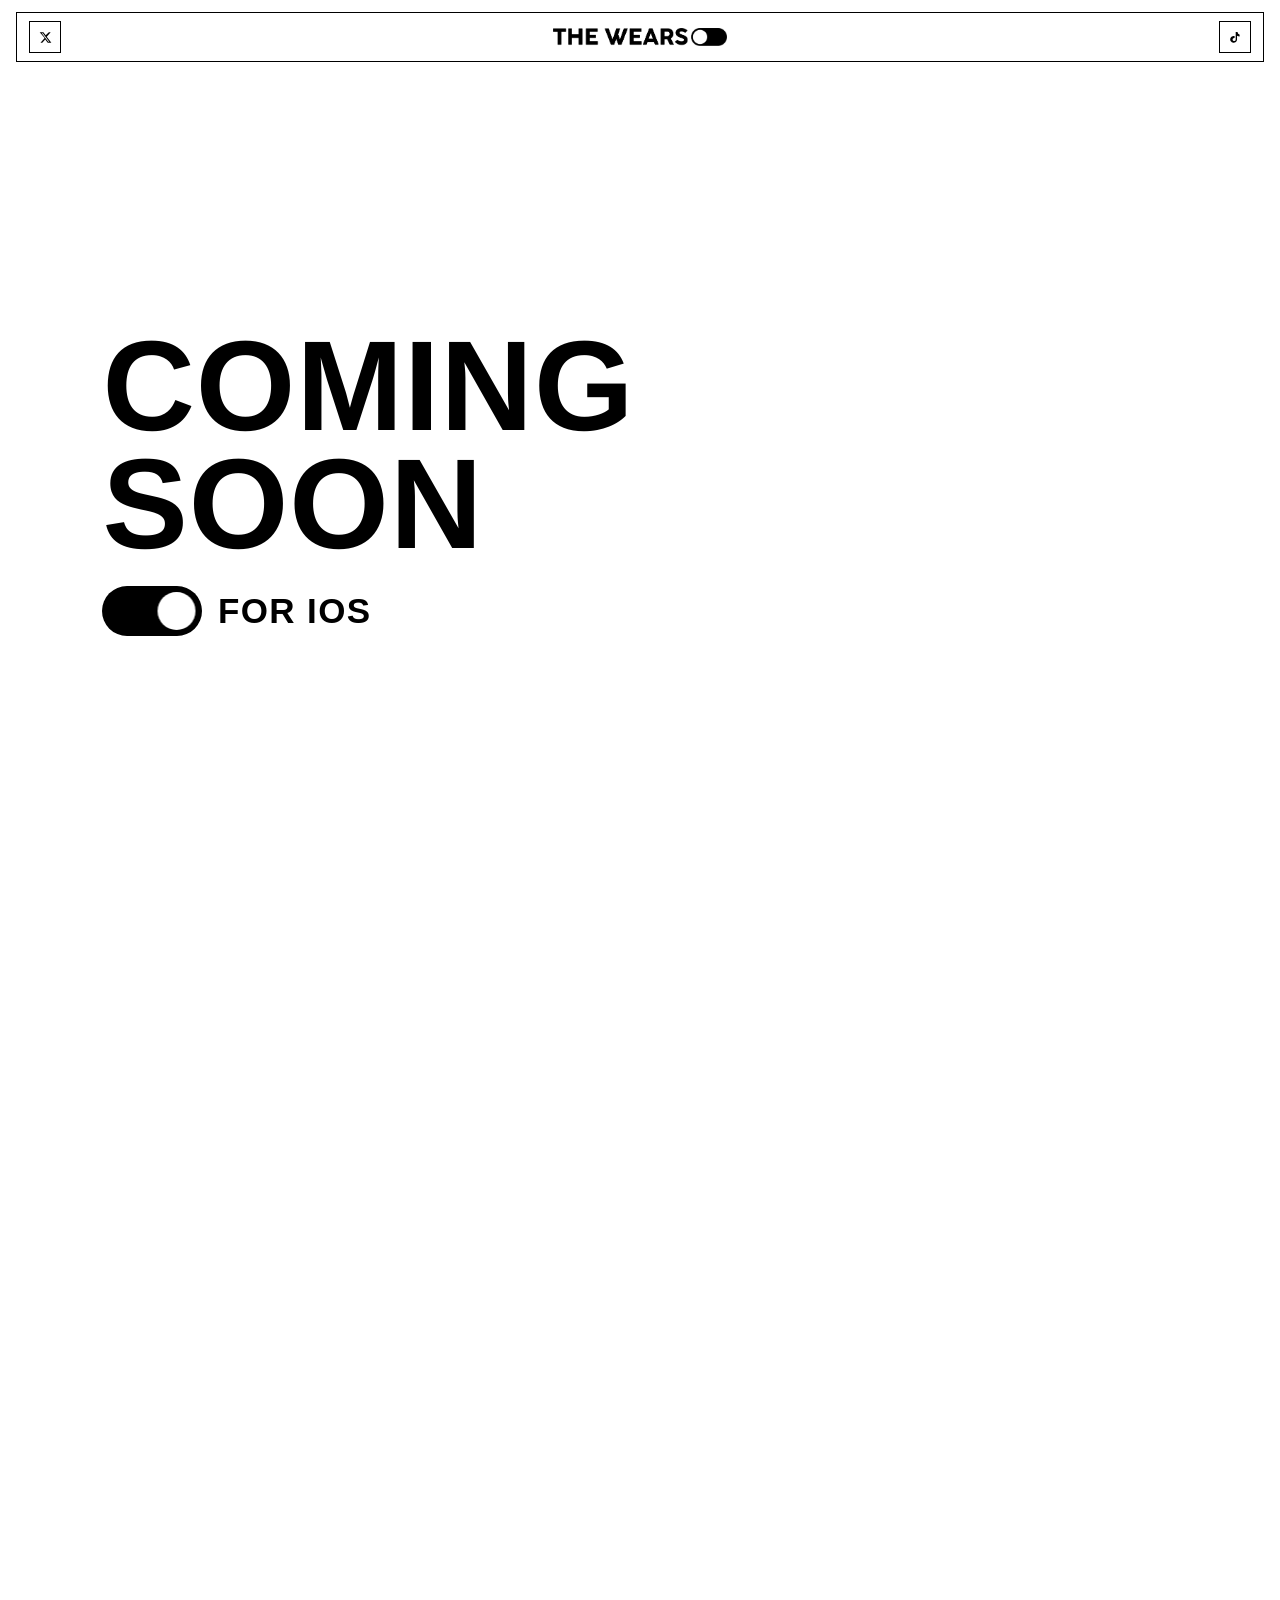
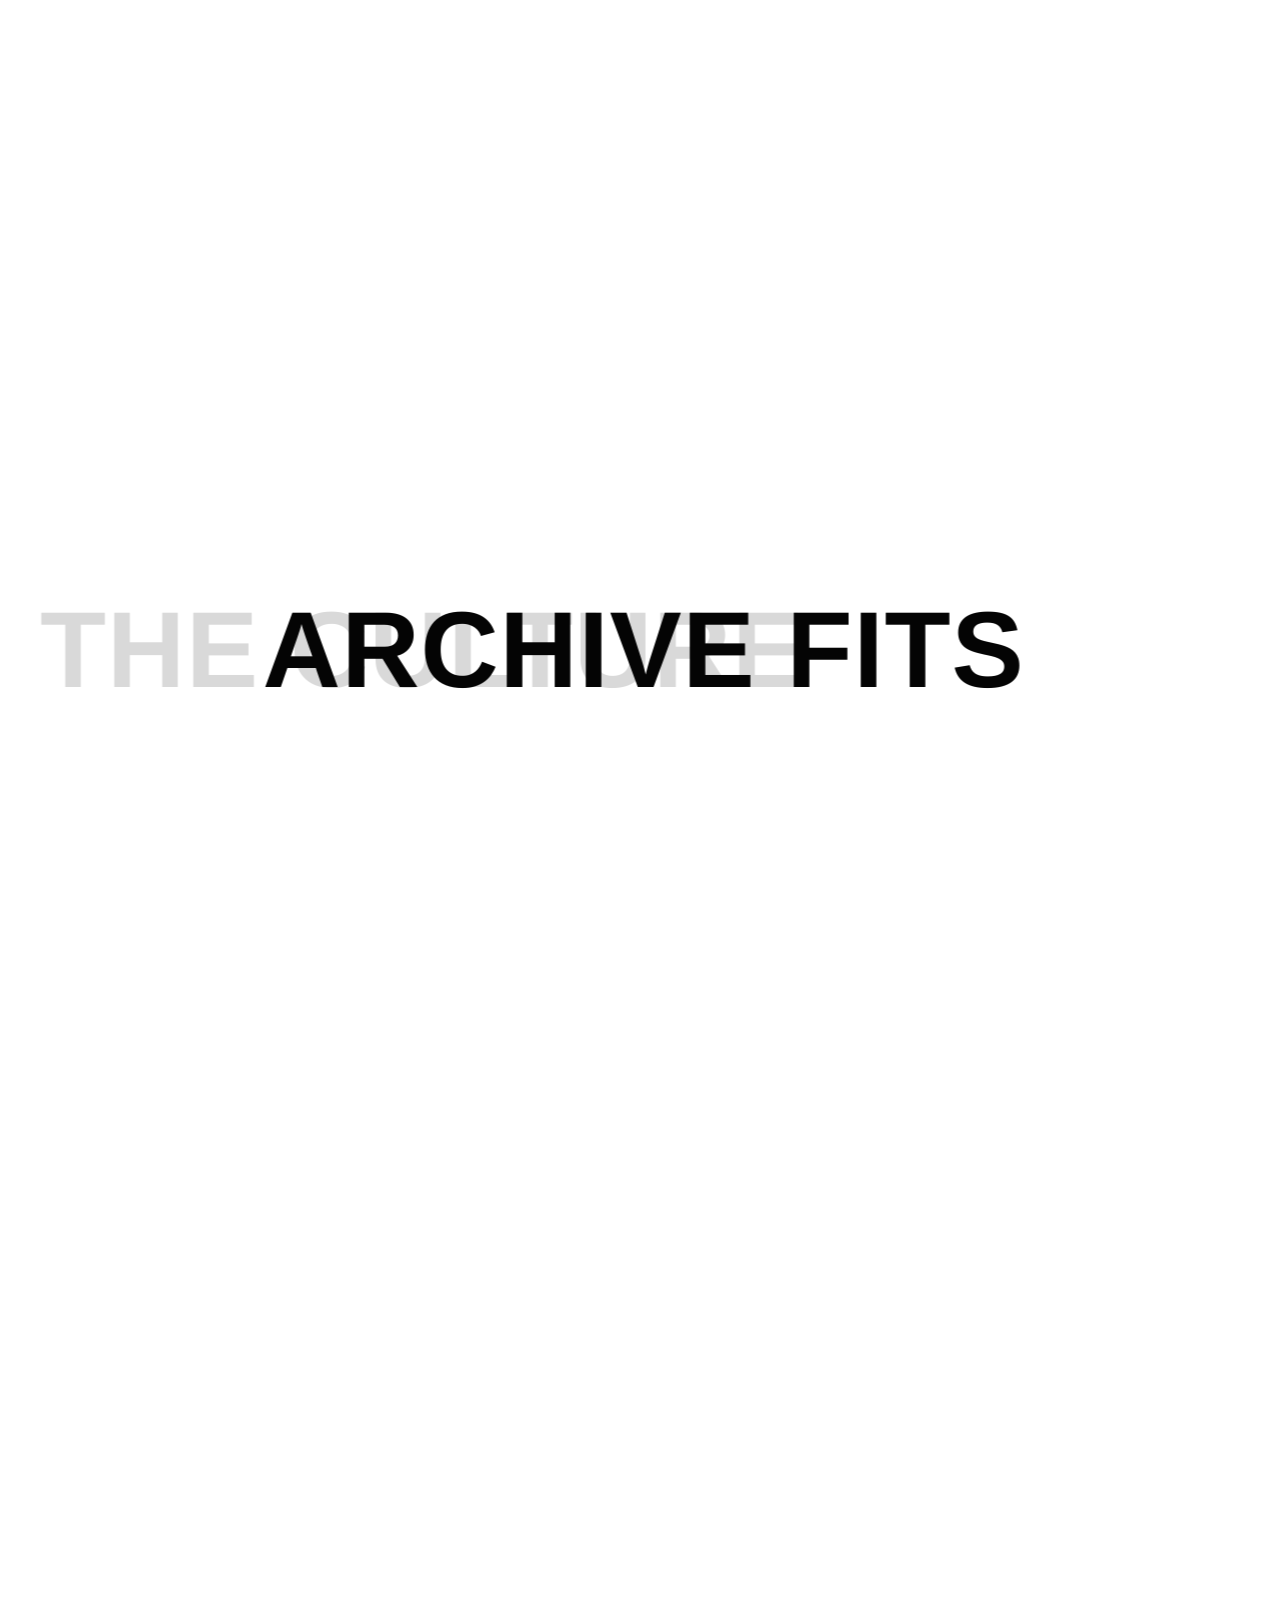
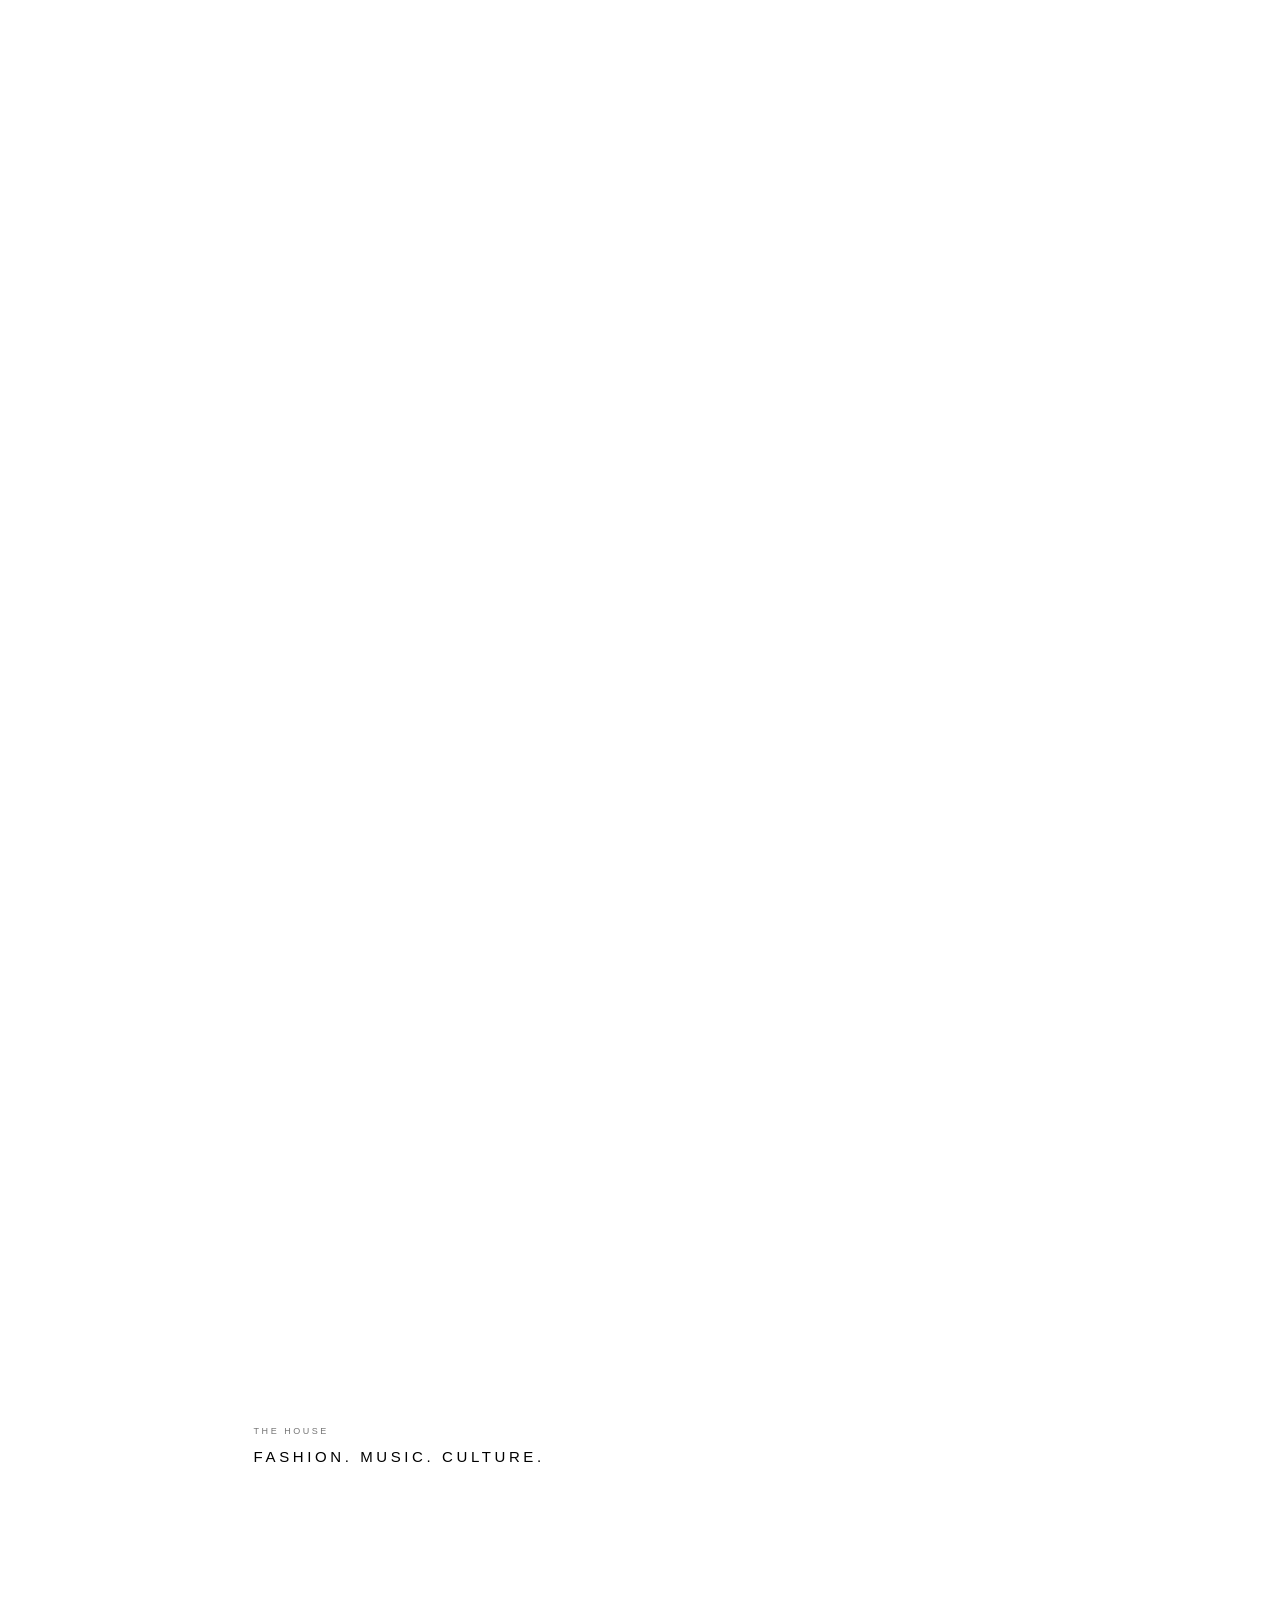
<file: soon.html>
<!DOCTYPE html>
<html lang="en">
<head>
  <meta charset="UTF-8">
  <meta name="viewport" content="width=device-width, initial-scale=1.0">
  <title>THE WEARS ON</title>
  <meta name="description" content="THE WEARS ON. Fashion. Music. Culture. Coming soon.">
  <link rel="stylesheet" href="style.css?v=house36">
</head>
<body>
  <header class="site-header">
    <div class="header-box">
      <a class="header-icon" href="https://x.com/thewearson" target="_blank" rel="noopener noreferrer" aria-label="THE WEARS ON on X">
        <svg viewBox="0 0 24 24" aria-hidden="true"><path fill="currentColor" d="M18.244 2.25h3.308l-7.227 8.26 8.502 11.24H16.17l-4.714-6.231-5.401 6.231H2.744l7.727-8.835L1.254 2.25H8.08l4.253 5.622L18.244 2.25zm-1.161 17.52h1.833L7.084 4.126H5.117L17.083 19.77z"/></svg>
      </a>
      <a class="header-logo" href="#top" aria-label="THE WEARS ON">
        <img src="logo_light.png" alt="THE WEARS ON">
      </a>
      <a class="header-icon" href="https://www.tiktok.com/@thewearson" target="_blank" rel="noopener noreferrer" aria-label="THE WEARS ON on TikTok">
        <svg viewBox="0 0 24 24" aria-hidden="true"><path fill="currentColor" d="M19.59 6.69A4.83 4.83 0 0 1 15.82 2.4V2h-3.45v13.67a2.89 2.89 0 1 1-2.88-2.88c.28 0 .55.04.81.1V9.36a6.34 6.34 0 1 0 4.52 6.31V8.7a8.27 8.27 0 0 0 4.77 1.51V6.8a4.84 4.84 0 0 1-1-.11z"/></svg>
      </a>
    </div>
  </header>

  <main id="top">
    <section class="chapter chapter-hero" data-chapter="hero">
      <div class="sticky">
        <div class="hero">
          <div class="hero-lockup">
            <h1 class="display" id="comingSoon">
              <span class="display-line" id="lineComing">COMING</span>
              <span class="display-line" id="lineSoon">SOON</span>
            </h1>
            <div class="hero-on">
              <div class="pill" id="onPill" aria-hidden="true">
                <span class="pill-knob" id="onKnob"></span>
              </div>
              <p class="hero-ios" id="forIos">FOR iOS</p>
            </div>
          </div>
        </div>
      </div>
    </section>

    <section class="chapter chapter-words" data-chapter="words">
      <div class="sticky">
        <div class="words-stage">
          <p class="word" id="wordCulture">THE CULTURE</p>
          <p class="word" id="wordArchive">ARCHIVE FITS</p>
          <p class="word" id="wordStars">STARS</p>
        </div>
      </div>
    </section>

    <section class="features">
      <div class="features-head">
        <p class="kicker">THE HOUSE</p>
        <h2>FASHION. MUSIC. CULTURE.</h2>
      </div>

      <article class="cast">
        <div class="cast-copy">
          <p class="kicker">01 — FEED</p>
          <h3>THE CULTURE, LIVE.</h3>
          <p>The feed is the house in motion — people, silhouettes, the cut that holds the night. You follow a fit and stay in the room. This is not a storefront. This is the culture, live.</p>
        </div>
        <div class="feed-stage" id="feedDemo" aria-hidden="true">
          <header class="feed-head">
            <img class="feed-ava" src="shots/src/ig-rocky.jpg" alt="">
            <div>
              <p class="feed-name">A$AP ROCKY</p>
              <p class="feed-time">2 HOURS AGO</p>
            </div>
            <span class="feed-more" aria-hidden="true"></span>
          </header>
          <div class="feed-photo">
            <img src="shots/src/rocky-pap.jpg" alt="">
            <div class="burst burst-like">
              <div class="burst-plate">
                <svg class="burst-glyph" viewBox="0 0 24 24"><path d="M12 21s-7-4.6-9.8-9.2C.4 8.6 1.5 4.4 5.2 3.2 7.6 2.4 9.8 3.5 12 6.2c2.2-2.7 4.4-3.8 6.8-3C22.5 4.4 23.6 8.6 21.8 11.8 19 16.4 12 21 12 21z"/></svg>
                <span class="burst-pill"><span class="burst-knob"></span></span>
              </div>
            </div>
            <div class="burst burst-save">
              <div class="burst-plate">
                <svg class="burst-glyph burst-mark" viewBox="0 0 24 24"><path d="M6 3h12v18l-6-4.2L6 21V3z"/></svg>
                <span class="burst-pill"><span class="burst-knob"></span></span>
              </div>
            </div>
            <div class="feed-actions">
              <svg class="feed-heart" viewBox="0 0 24 24"><path d="M12 21s-7-4.6-9.8-9.2C.4 8.6 1.5 4.4 5.2 3.2 7.6 2.4 9.8 3.5 12 6.2c2.2-2.7 4.4-3.8 6.8-3C22.5 4.4 23.6 8.6 21.8 11.8 19 16.4 12 21 12 21z"/></svg>
              <svg class="feed-chat" viewBox="0 0 24 24"><path d="M4 4h16v12H7l-3 3V4z"/></svg>
              <svg class="feed-mark" viewBox="0 0 24 24"><path d="M6 3h12v18l-6-4.2L6 21V3z"/></svg>
            </div>
          </div>
        </div>
      </article>

      <article class="cast cast-flip">
        <div class="cast-copy">
          <p class="kicker">02 — COMMENTS</p>
          <h3>A FIT IS A ROOM.</h3>
          <p>A listing has a price. A fit has a thread. Members write on the cut, and the silhouette becomes a room. The house talks in the margin.</p>
        </div>
        <div class="talk-stage" id="talkDemo" aria-hidden="true">
          <header class="talk-fit">
            <img class="talk-fit-ava" src="shots/src/ig-rocky.jpg" alt="">
            <div>
              <p class="talk-fit-name">A$AP ROCKY</p>
              <p class="talk-fit-meta">FIT THREAD</p>
            </div>
            <img class="talk-fit-still" src="shots/src/rocky-pap.jpg" alt="">
          </header>
          <div class="talk-sheet">
            <p class="talk-title">COMMENTS (<span class="talk-n talk-n0">0</span><span class="talk-n talk-n1">1</span><span class="talk-n talk-n2">2</span>)</p>
            <div class="talk-slot">
            <p class="talk-empty">BE THE FIRST TO COMMENT.</p>
            <ul class="talk-list">
              <li class="talk-row talk-row-1">
                <span class="talk-ava talk-letter">L</span>
                <div>
                  <p class="talk-who"><b>LANE</b> <em>2M AGO</em></p>
                  <p class="talk-body">The silhouette is the whole post.</p>
                </div>
              </li>
              <li class="talk-row talk-row-2">
                <img class="talk-ava" src="shots/src/miles.png" alt="">
                <div>
                  <p class="talk-who"><b>MILES</b> <em>NOW</em></p>
                  <p class="talk-body">Keep this in the archive.</p>
                </div>
              </li>
            </ul>
            </div>
            <div class="talk-compose">
              <span class="talk-field">
                <span class="talk-hint">POUR YOUR THOUGHTS HERE...</span>
                <span class="talk-typed" id="talkTyped"></span>
                <span class="talk-caret"></span>
              </span>
              <span class="talk-send" aria-hidden="true">
                <svg viewBox="0 0 24 24"><path fill="currentColor" d="M12 4.5l6 6h-3.6V19.5h-4.8V10.5H6z"/></svg>
              </span>
            </div>
          </div>
        </div>
      </article>

      <article class="cast">
        <div class="cast-copy">
          <p class="kicker">03 — SEARCH</p>
          <h3>SAY THE NAME.</h3>
          <p>The square field from the house. Type an artist. Lay a still on the right. The roster answers first, then the cut underneath.</p>
        </div>
        <div class="search-stage" id="searchDemo" aria-hidden="true">
          <div class="search-field" id="searchField">
            <span class="search-ico" aria-hidden="true">
              <svg viewBox="0 0 24 24"><path fill="currentColor" d="M15.5 14h-.79l-.28-.27A6.47 6.47 0 0 0 16 9.5 6.5 6.5 0 1 0 9.5 16c1.61 0 3.09-.59 4.23-1.57l.27.28v.79l5 4.99L20.49 19l-4.99-5zm-6 0C7.01 14 5 11.99 5 9.5S7.01 5 9.5 5 14 7.01 14 9.5 11.99 14 9.5 14z"/></svg>
            </span>
            <span class="search-typed" id="searchTyped"></span>
            <span class="search-caret" id="searchCaret"></span>
            <span class="search-hint" id="searchHint">ARTIST, BRAND, CULTURE</span>
            <span class="search-ai" aria-hidden="true">
              <svg viewBox="0 0 24 24" fill="none" stroke="currentColor" stroke-width="1.5">
                <rect x="3.5" y="6.5" width="13" height="11"/>
                <path d="M3.5 15.2l3.6-3.4 2.4 2.3 2.2-3.3 4.8 4.4"/>
                <path d="M19.2 3.4v5.2M16.6 6h5.2"/>
              </svg>
            </span>
          </div>
          <ul class="search-hits" id="searchHits">
            <li>
              <span class="search-hit-title">A$AP ROCKY</span>
              <span class="search-hit-meta">STARS</span>
            </li>
            <li>
              <span class="search-hit-title">A$AP FERG</span>
              <span class="search-hit-meta">STARS</span>
            </li>
            <li>
              <span class="search-hit-title">A$AP NAST</span>
              <span class="search-hit-meta">STARS</span>
            </li>
          </ul>
        </div>
      </article>

      <article class="cast cast-flip">
        <div class="cast-copy">
          <p class="kicker">04 — PROFILE</p>
          <h3>WEAR YOUR NAME.</h3>
          <p>Change the photo. Set the name. Sign with the artist you watch and the brand you keep. The plate is the public face of the house. The lookbook is what you pin under it.</p>
        </div>
        <div class="plate-stage" id="plateDemo" aria-hidden="true">
          <article class="plate">
            <header class="plate-head">THE WEARS ON MEMBER</header>
            <div class="plate-body">
              <div class="plate-ava-wrap">
                <span class="plate-ava-empty"></span>
                <img class="plate-ava" src="shots/src/miles.png" alt="">
                <span class="plate-cam" aria-hidden="true">
                  <svg viewBox="0 0 24 24" fill="none" stroke="currentColor" stroke-width="1.6">
                    <path d="M4 8h3.2l1.4-2.2h6.8L16.8 8H20v11H4z"/>
                    <circle cx="12" cy="13.4" r="3.1"/>
                  </svg>
                </span>
              </div>
              <p class="plate-change">CHANGE PHOTO</p>
              <p class="plate-name" id="plateName"></p>
              <p class="plate-nick">NICKNAME</p>
              <p class="plate-left">3 LEFT · 3 / 2 MONTHS</p>
              <span class="plate-stamp">PREMIUM ACTIVE</span>
              <div class="plate-sig">
                <p class="plate-sig-kicker">SIGNATURE</p>
                <p class="plate-sig-empty">—</p>
                <div class="plate-sig-row plate-sig-artist">
                  <img src="shots/src/ig-rocky.jpg" alt="">
                  <span>
                    <em>ARTIST</em>
                    <strong>A$AP ROCKY</strong>
                  </span>
                </div>
                <div class="plate-sig-row plate-sig-brand">
                  <img src="shots/src/miu-logo.png" alt="">
                  <span>
                    <em>BRAND</em>
                    <strong>MIU MIU</strong>
                  </span>
                </div>
              </div>
            </div>
            <footer class="plate-foot">FASHION SCOUT</footer>
          </article>
        </div>
      </article>

      <article class="cast">
        <div class="cast-copy">
          <p class="kicker">05 — LOOKBOOK</p>
          <h3>WHAT YOU WEAR.</h3>
          <p>Pin a fit. Pin a piece. Walk another member’s plate and read the room they keep. The lookbook is not a moodboard — it is the public cut of what you actually wear.</p>
        </div>
        <div class="look-stage" id="lookDemo" aria-hidden="true">
          <p class="look-kicker">LOOKBOOK</p>
          <div class="look-empty">
            <span class="look-empty-ico" aria-hidden="true"><i></i><i></i><i></i><i></i></span>
            <p>PIN UP TO 5 FITS AND 10 PIECES FROM SAVED.</p>
            <div class="look-ctas">
              <span class="look-cta" id="lookAddFit">ADD FIT</span>
              <span class="look-cta" id="lookAddPiece">ADD PIECE</span>
            </div>
          </div>
          <div class="look-board">
            <p class="look-count">FITS 1/5</p>
            <div class="look-row">
              <article class="look-card">
                <img src="shots/out/look-cee-photo.jpg" alt="">
                <p>CENTRAL CEE</p>
              </article>
              <div class="look-add">
                <span></span>
                ADD FIT
              </div>
            </div>
            <div class="look-pieces">
              <p class="look-count look-p0">PIECES 0/10</p>
              <p class="look-count look-p1">PIECES 1/10</p>
              <div class="look-row">
                <article class="look-card look-card-piece">
                  <img src="shots/out/look-miu-photo.jpg" alt="">
                  <p>MIU MIU</p>
                </article>
                <div class="look-add">
                  <span></span>
                  ADD PIECE
                </div>
              </div>
            </div>
          </div>
          <div class="look-sheet look-sheet-fit">
            <p class="look-sheet-title">CHOOSE A SAVED FIT</p>
            <ul>
              <li class="pick pick-cee">
                <img src="shots/out/look-cee-photo.jpg" alt="">
                <span>CENTRAL CEE</span>
              </li>
              <li class="pick">
                <img src="shots/src/rocky-pap.jpg" alt="">
                <span>A$AP ROCKY</span>
              </li>
            </ul>
          </div>
          <div class="look-sheet look-sheet-piece">
            <p class="look-sheet-title">CHOOSE A SAVED PIECE</p>
            <ul>
              <li class="pick pick-miu">
                <img src="shots/out/look-miu-photo.jpg" alt="">
                <span>
                  <strong>MIU MIU</strong>
                  <em>CABLE KNIT HOODIE</em>
                </span>
              </li>
              <li class="pick">
                <img src="shots/src/loewe-hoodie.jpg" alt="">
                <span>
                  <strong>LOEWE</strong>
                  <em>PIXELLATED HOODIE</em>
                </span>
              </li>
            </ul>
          </div>
        </div>
      </article>

      <article class="cast cast-flip">
        <div class="cast-copy">
          <p class="kicker">06 — STOCK &amp; PRICE</p>
          <h3>WHEN IT MOVES.</h3>
          <p>The house watches the piece. Stock. Price. When it shifts, you know. No circus. No click-out. The cut is kept for you.</p>
        </div>
        <div class="notify-stage" id="notifyStage" aria-hidden="true">
          <div class="notify-glow"></div>
          <div class="nc" id="notifyStack">
            <div class="nc-card nc-ghost nc-ghost-2"></div>
            <div class="nc-card nc-ghost nc-ghost-1"></div>
            <article class="nc-card nc-main">
              <header class="nc-head">
                <span class="nc-icon" aria-hidden="true">
                  <span class="pill nc-app-pill"><span class="pill-knob"></span></span>
                </span>
                <span class="nc-app">THE WEARS ON</span>
                <span class="nc-time">now</span>
              </header>
              <div class="nc-row">
                <div class="nc-copy">
                  <p class="nc-title">Loewe Pixellated Hoodie</p>
                  <p class="nc-body">Back in Stock</p>
                </div>
                <figure class="nc-thumb">
                  <img src="shots/out/notify-hoodie.jpg" alt="">
                </figure>
              </div>
            </article>
            <article class="nc-card nc-next">
              <header class="nc-head">
                <span class="nc-icon" aria-hidden="true">
                  <span class="pill nc-app-pill"><span class="pill-knob"></span></span>
                </span>
                <span class="nc-app">THE WEARS ON</span>
                <span class="nc-time">2m ago</span>
              </header>
              <div class="nc-row">
                <div class="nc-copy">
                  <p class="nc-title">Loewe Pixellated Hoodie</p>
                  <p class="nc-body">$3,150</p>
                </div>
                <figure class="nc-thumb">
                  <img src="shots/out/notify-hoodie.jpg" alt="">
                </figure>
              </div>
            </article>
          </div>
        </div>
      </article>

      <article class="cast">
        <div class="cast-copy">
          <p class="kicker">07 — PREMIUM</p>
          <h3>EVEN OFFLINE.</h3>
          <p>Save a fit to the phone. Open it with no signal. Keep the lookbook when the network drops. Premium is the archive in your pocket — not a louder feed.</p>
        </div>
        <div class="save-stage" id="saveDemo" aria-hidden="true">
          <div class="ios-cut" id="iosCut">
            <svg class="ios-wifi" viewBox="0 0 16 12" aria-hidden="true">
              <path class="wifi-bar wifi-bar-3" d="M8 .55c2.28 0 4.4.84 6.05 2.26L12.7 4.16A6.35 6.35 0 0 0 8 2.5a6.35 6.35 0 0 0-4.7 1.66L1.95 2.81A9.05 9.05 0 0 1 8 .55z"/>
              <path class="wifi-bar wifi-bar-2" d="M8 3.7c1.48 0 2.84.54 3.9 1.44L10.4 6.64A3.7 3.7 0 0 0 8 5.7a3.7 3.7 0 0 0-2.4.94L4.1 5.14A5.85 5.85 0 0 1 8 3.7z"/>
              <path class="wifi-bar wifi-bar-1" d="M8 6.85c.74 0 1.42.27 1.95.72L8 10.55 6.05 7.57A3.05 3.05 0 0 1 8 6.85z"/>
              <path class="wifi-slash" d="M1.7 10.6 L14.3 1.35"/>
            </svg>
          </div>
          <div class="save-display">
            <p class="save-line">EVEN</p>
            <p class="save-line">OFFLINE</p>
          </div>
          <div class="save-vault">
            <p class="save-title">OFFLINE SAVED FITS</p>
            <p class="save-hint">SAVED ON THIS PHONE. NO INTERNET.</p>
            <p class="save-label">SAVED FITS</p>
            <div class="vault-grid">
              <article class="look-card">
                <img src="shots/src/rocky-pap.jpg" alt="">
                <p>A$AP ROCKY</p>
              </article>
              <article class="look-card">
                <img src="shots/out/look-cee-photo.jpg" alt="">
                <p>CENTRAL CEE</p>
              </article>
            </div>
          </div>
        </div>
      </article>

      <article class="cast cast-flip">
        <div class="cast-copy">
          <p class="kicker">08 — ARCHIVE FITS</p>
          <h3>HISTORY, WORN.</h3>
          <p>A year. A silhouette. Then the pieces under it. Scroll the stack. Save the cut. The vault is layered culture — worn, dated, kept. Not a storefront. A record.</p>
        </div>
        <div class="arch-stage" id="archDemo" aria-hidden="true">
          <p class="arch-kicker">THE VAULT</p>
          <p class="arch-sub">CURATED CULTURAL HISTORY.</p>
          <div class="arch-view">
            <div class="arch-rail">
              <article class="arch-fit" id="archTravis">
                <header class="arch-fit-head">
                  <span>ARCHIVE</span>
                  <span>2021</span>
                </header>
                <div class="arch-photo">
                  <img src="shots/src/travis-2021-fit.jpg" alt="">
                </div>
                <div class="arch-fit-meta">
                  <p class="arch-artist">TRAVIS SCOTT</p>
                  <p class="arch-year">2021</p>
                </div>
              </article>
              <div class="arch-details" id="archTravisCards">
                <p class="arch-details-h">FIT DETAILS</p>
                <div class="arch-cards">
                  <article class="arch-card" id="archPolo">
                    <div class="arch-card-pic">
                      <img src="shots/src/vw-polo.jpg" alt="">
                      <svg class="arch-mark" viewBox="0 0 24 24"><path d="M6 3h12v18l-6-4.2L6 21V3z"/></svg>
                    </div>
                    <p class="arch-brand">VIVIENNE WESTWOOD</p>
                    <p class="arch-item">BURGUNDY STRIPED POLO</p>
                    <p class="arch-price is-out">SOLD OUT</p>
                  </article>
                  <article class="arch-card" id="archKeepall">
                    <div class="arch-card-pic">
                      <img src="shots/src/lv-keepall.jpg" alt="">
                      <svg class="arch-mark" viewBox="0 0 24 24"><path d="M6 3h12v18l-6-4.2L6 21V3z"/></svg>
                    </div>
                    <p class="arch-brand">LOUIS VUITTON</p>
                    <p class="arch-item">KEEPALL 50 MULTIPOCKET MONOGRAM TUFFETAGE</p>
                    <p class="arch-price">$6,377</p>
                  </article>
                </div>
              </div>
              <article class="arch-fit" id="archWayne">
                <header class="arch-fit-head">
                  <span>ARCHIVE</span>
                  <span>2011</span>
                </header>
                <div class="arch-photo">
                  <img src="shots/src/wayne-2011-fit.jpg" alt="">
                </div>
                <div class="arch-fit-meta">
                  <p class="arch-artist">LIL WAYNE</p>
                  <p class="arch-year">2011</p>
                </div>
              </article>
              <div class="arch-details" id="archWayneCards">
                <p class="arch-details-h">FIT DETAILS</p>
                <div class="arch-cards">
                  <article class="arch-card" id="archBoots">
                    <div class="arch-card-pic">
                      <img src="shots/src/vans-celtek.jpg" alt="">
                      <svg class="arch-mark" viewBox="0 0 24 24"><path d="M6 3h12v18l-6-4.2L6 21V3z"/></svg>
                    </div>
                    <p class="arch-brand">VANS</p>
                    <p class="arch-item">CELTEK BOOTS</p>
                    <p class="arch-price">$94</p>
                  </article>
                  <article class="arch-card" id="archShock">
                    <div class="arch-card-pic">
                      <img src="shots/src/gshock.jpg" alt="">
                      <svg class="arch-mark" viewBox="0 0 24 24"><path d="M6 3h12v18l-6-4.2L6 21V3z"/></svg>
                    </div>
                    <p class="arch-brand">CASIO</p>
                    <p class="arch-item">G-SHOCK GD-100HC-4ER</p>
                    <p class="arch-price">$130.09</p>
                  </article>
                </div>
              </div>
            </div>
          </div>
        </div>
      </article>

      <article class="cast">
        <div class="cast-copy">
          <p class="kicker">09 — CONTENT REGION</p>
          <h3>WALK YOUR STREET.</h3>
          <p>Pick Asia, Europe, or North America. The roster follows the culture you walk — Lithe and Nigo, the European cut, or the American main stream. The stars change with the street.</p>
        </div>
        <div class="reg-stage is-na" id="regDemo" aria-hidden="true">
          <p class="reg-kicker">SETTINGS</p>
          <div class="reg-field" id="regField">
            <span>
              <em>CONTENT REGION</em>
              <strong class="reg-val">
                <span class="reg-val-na">NORTH AMERICA</span>
                <span class="reg-val-as">ASIA</span>
                <span class="reg-val-eu">EUROPE</span>
              </strong>
            </span>
            <span class="reg-chev" aria-hidden="true"></span>
          </div>
          <p class="reg-stars-kicker">STARS</p>
          <div class="reg-pack reg-pack-as">
            <article class="reg-star">
              <img src="shots/src/ig-nigo.jpg" alt="">
              <p>NIGO</p>
              <em>JAPAN</em>
            </article>
            <article class="reg-star">
              <img class="reg-ava-lithe" src="shots/src/ig-lithe.jpg" alt="">
              <p>LITHE</p>
              <em>AUSTRALIA</em>
            </article>
          </div>
          <div class="reg-pack reg-pack-eu">
            <article class="reg-star">
              <img class="reg-ava-uzitr" src="shots/src/ig-uzi-tr.jpg" alt="">
              <p>UZI</p>
              <em>TÜRKİYE</em>
            </article>
            <article class="reg-star">
              <img class="reg-ava-ufo" src="shots/src/ig-ufo361.jpg" alt="">
              <p>UFO361</p>
              <em>GERMANY</em>
            </article>
            <article class="reg-star">
              <img src="shots/src/ig-cee.jpg" alt="">
              <p>CENTRAL CEE</p>
              <em>UNITED KINGDOM</em>
            </article>
            <article class="reg-star">
              <img class="reg-ava-21" src="shots/src/ig-21savage.jpg" alt="">
              <p>21 SAVAGE</p>
              <em>UNITED KINGDOM</em>
            </article>
          </div>
          <div class="reg-pack reg-pack-na">
            <article class="reg-star">
              <img src="shots/src/ig-rocky.jpg" alt="">
              <p>A$AP ROCKY</p>
              <em>UNITED STATES</em>
            </article>
            <article class="reg-star">
              <img class="reg-ava-carti" src="shots/src/wm-Playboi_Carti_(cropped).jpg" alt="">
              <p>PLAYBOI CARTI</p>
              <em>UNITED STATES</em>
            </article>
            <article class="reg-star">
              <img class="reg-ava-travis" src="shots/src/ig-travis.jpg" alt="">
              <p>TRAVIS SCOTT</p>
              <em>UNITED STATES</em>
            </article>
            <article class="reg-star">
              <img class="reg-ava-uzivert" src="shots/src/ig-uzi-vert.jpg" alt="">
              <p>LIL UZI VERT</p>
              <em>UNITED STATES</em>
            </article>
          </div>
          <div class="reg-sheet">
            <p class="reg-sheet-title">SELECT CONTENT REGION</p>
            <ul>
              <li class="pick pick-as">
                <span>ASIA</span>
                <i class="reg-check" aria-hidden="true"></i>
              </li>
              <li class="pick pick-eu">
                <span>EUROPE</span>
                <i class="reg-check" aria-hidden="true"></i>
              </li>
              <li class="pick pick-na">
                <span>NORTH AMERICA</span>
                <i class="reg-check" aria-hidden="true"></i>
              </li>
            </ul>
          </div>
        </div>
      </article>
    </section>
  </main>

  <footer class="site-footer">
    <div class="footer-rail">
      <p class="footer-mark">ALL RIGHTS RESERVED.</p>
      <div class="footer-contact">
        <p class="kicker">CONTACT</p>
        <a href="mailto:legal@thewearson.com">legal@thewearson.com</a>
        <a href="mailto:info@thewearson.com">info@thewearson.com</a>
        <a class="footer-policy" href="terms.html">TERMS OF USE</a>
        <a class="footer-policy" href="privacy.html">PRIVACY POLICY</a>
      </div>
      <p class="footer-mark footer-mark-end">RACKSGRID</p>
    </div>
  </footer>

  <script src="script.js?v=house34"></script>
</body>
</html>
</file>
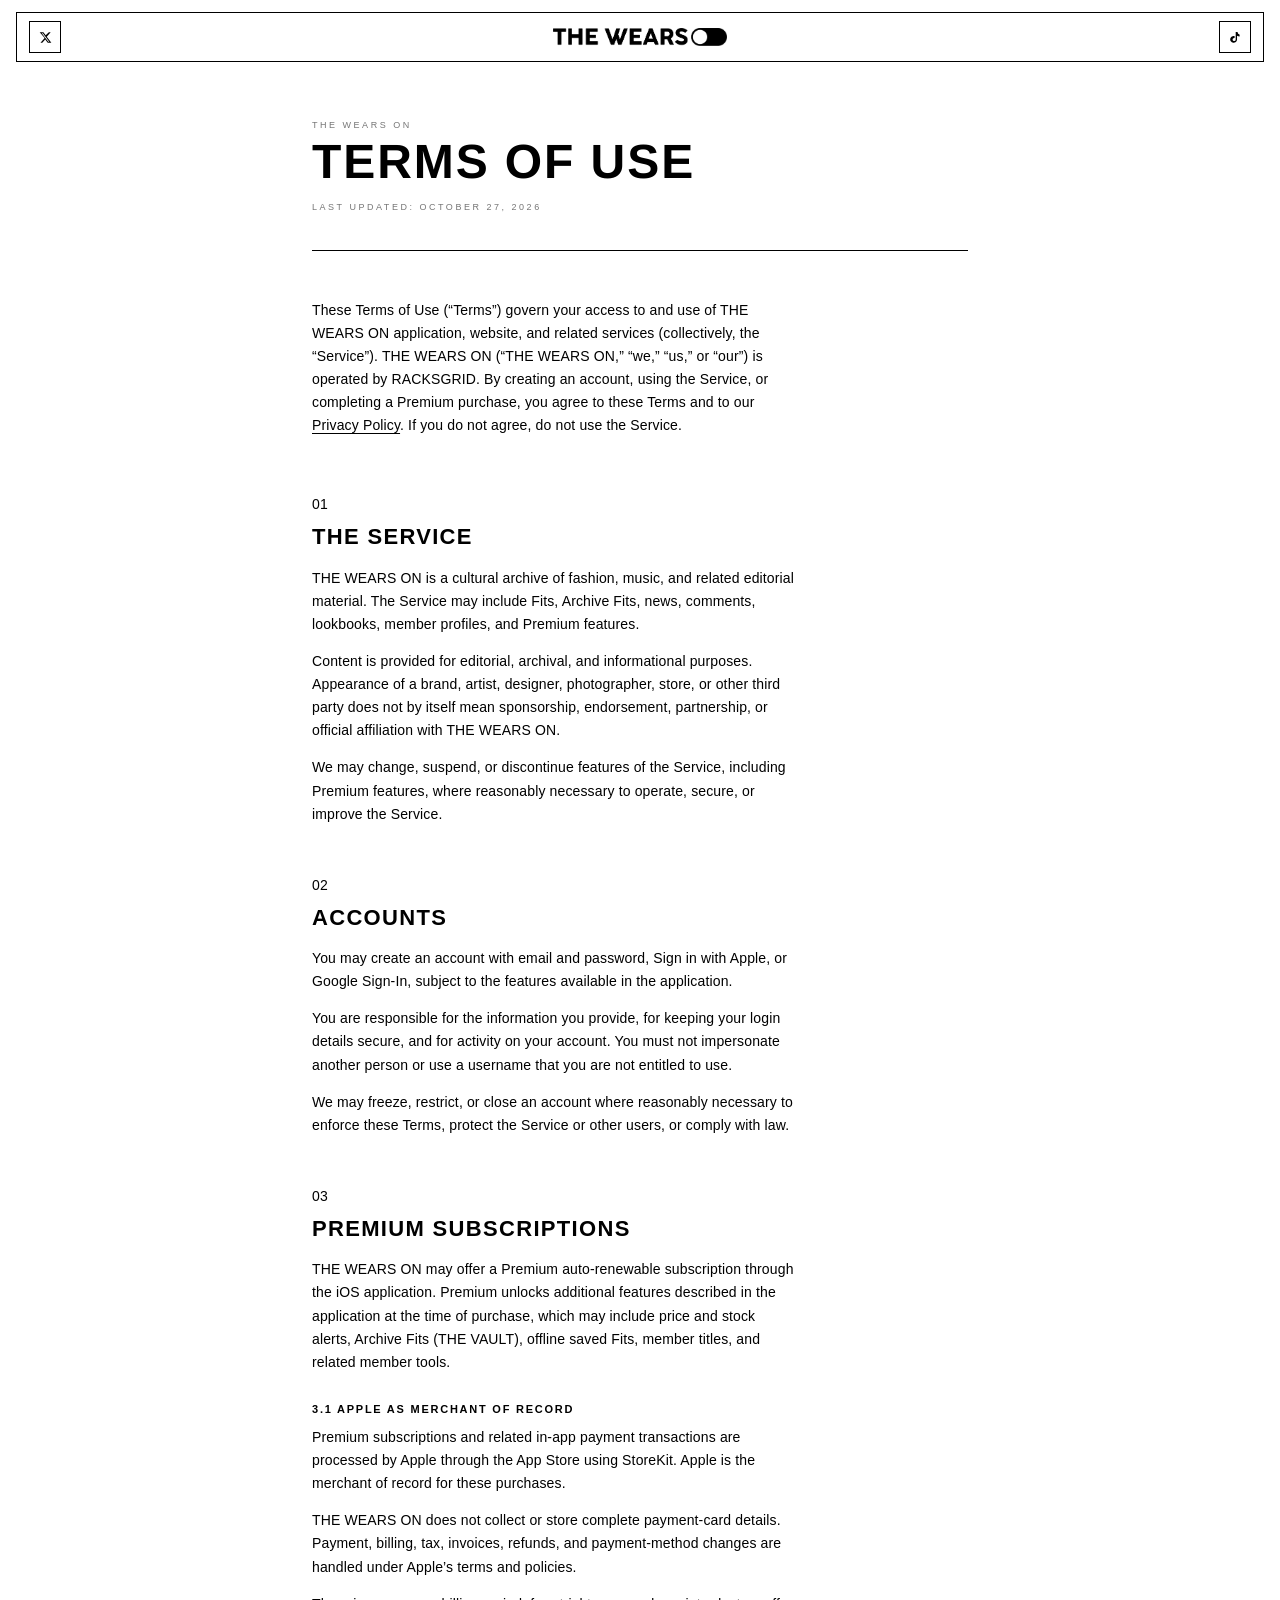
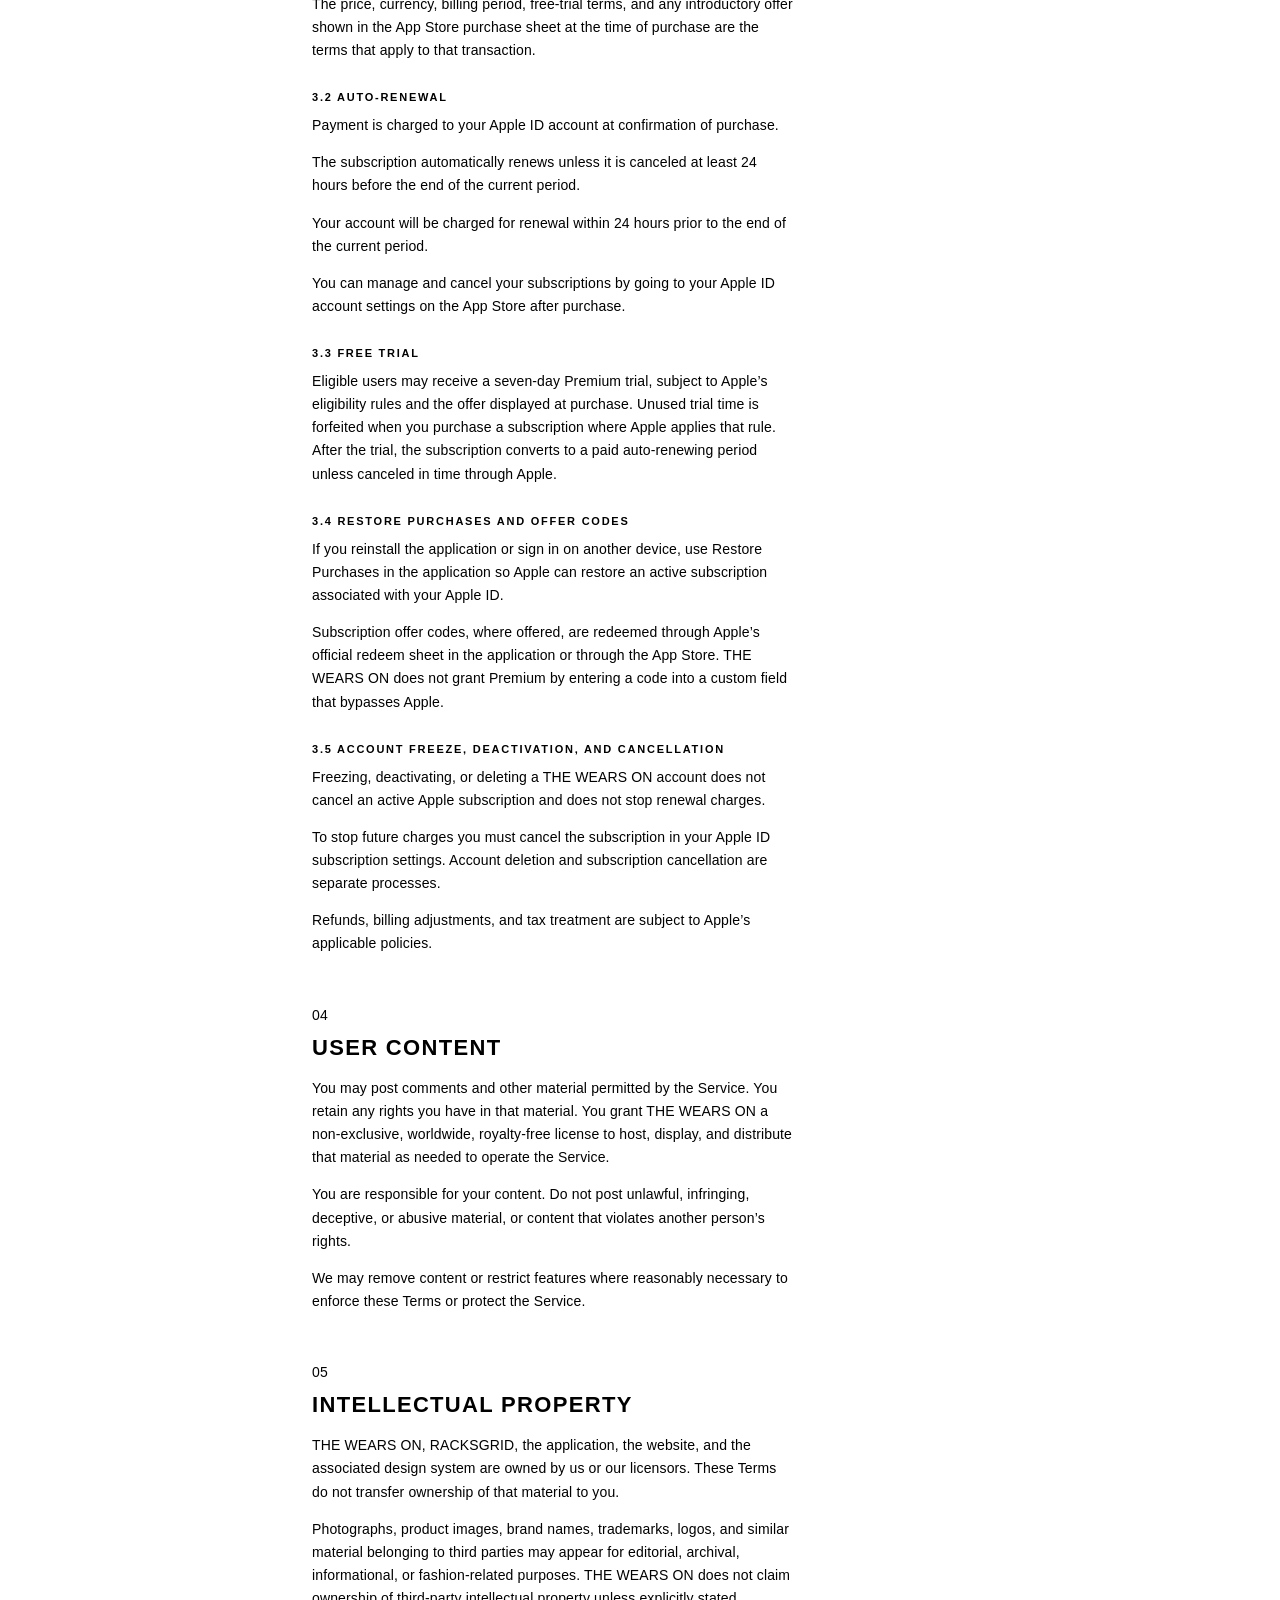
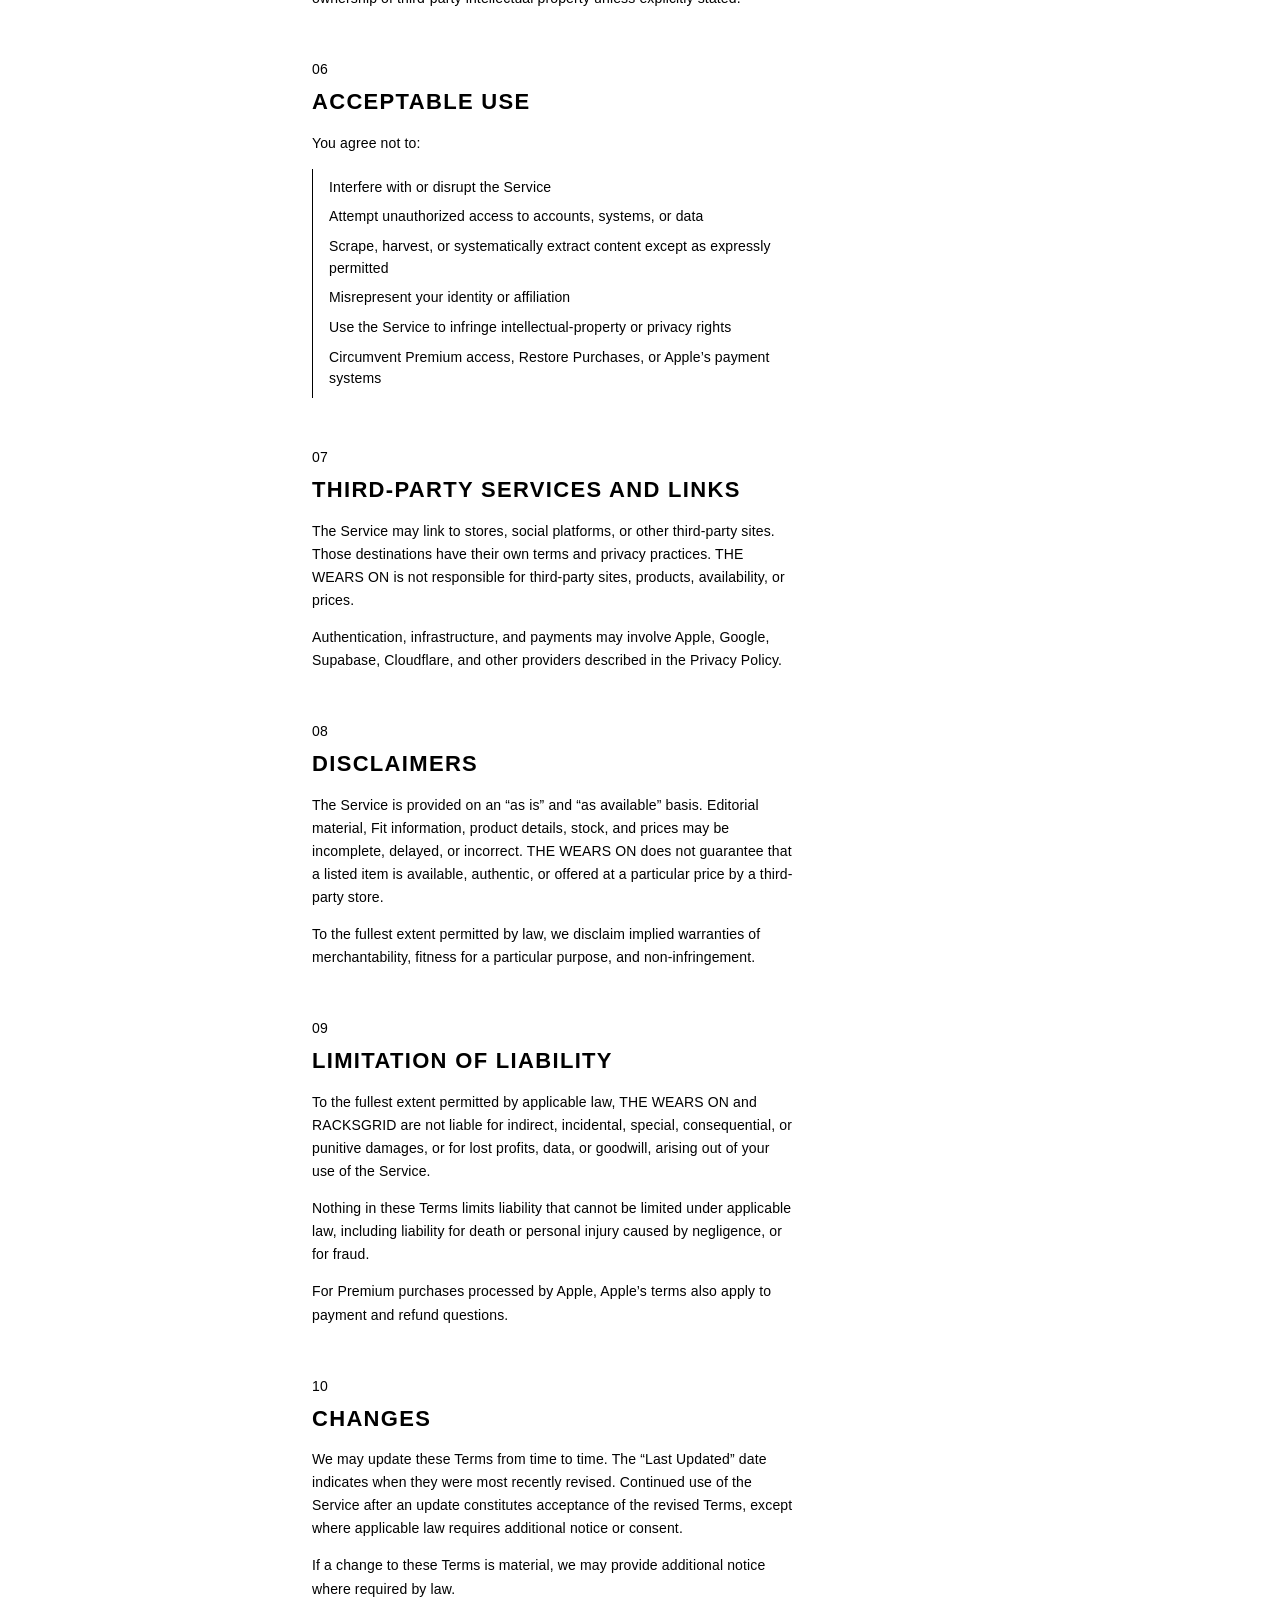
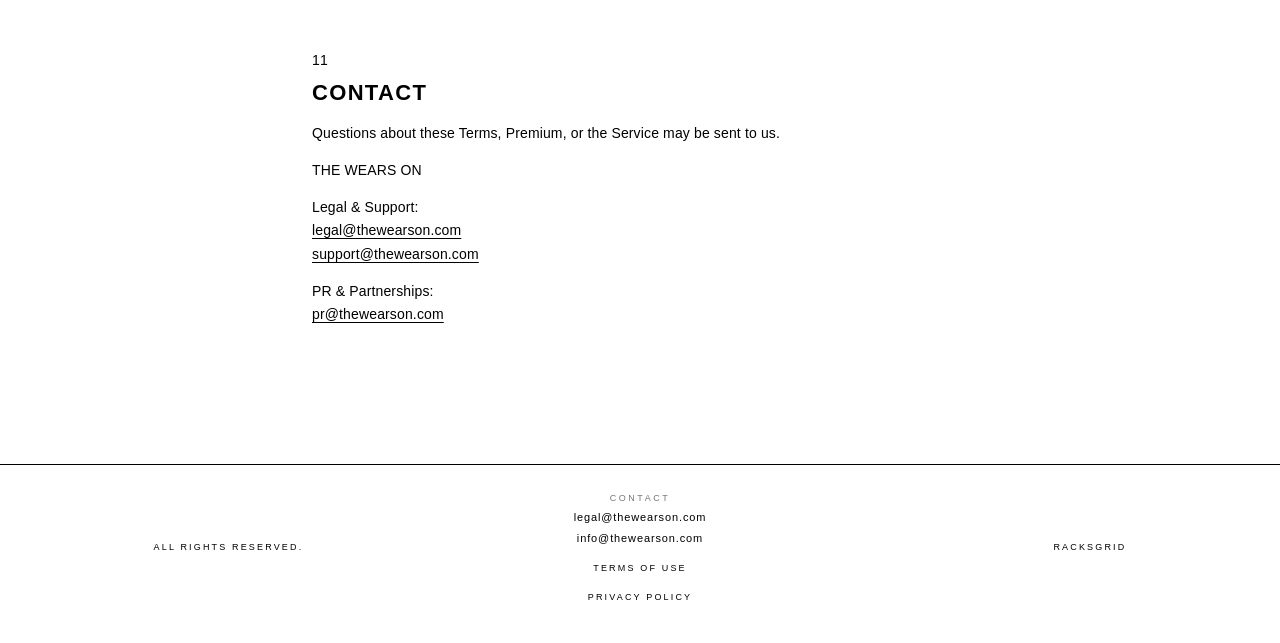
<file: terms.html>
<!DOCTYPE html>
<html lang="en">
<head>
  <meta charset="UTF-8">
  <meta name="viewport" content="width=device-width, initial-scale=1.0">
  <title>TERMS OF USE — THE WEARS ON</title>
  <meta name="description" content="Terms of Use for THE WEARS ON, including Premium subscriptions processed by Apple through StoreKit.">
  <link rel="canonical" href="https://thewearson.com/terms.html">
  <link rel="stylesheet" href="style.css?v=house36">
</head>
<body class="is-legal">
  <header class="site-header">
    <div class="header-box">
      <a class="header-icon" href="https://x.com/thewearson" target="_blank" rel="noopener noreferrer" aria-label="THE WEARS ON on X">
        <svg viewBox="0 0 24 24" aria-hidden="true"><path fill="currentColor" d="M18.244 2.25h3.308l-7.227 8.26 8.502 11.24H16.17l-4.714-6.231-5.401 6.231H2.744l7.727-8.835L1.254 2.25H8.08l4.253 5.622L18.244 2.25zm-1.161 17.52h1.833L7.084 4.126H5.117L17.083 19.77z"/></svg>
      </a>
      <a class="header-logo" href="index.html" aria-label="THE WEARS ON">
        <img src="logo_light.png" alt="THE WEARS ON">
      </a>
      <a class="header-icon" href="https://www.tiktok.com/@thewearson" target="_blank" rel="noopener noreferrer" aria-label="THE WEARS ON on TikTok">
        <svg viewBox="0 0 24 24" aria-hidden="true"><path fill="currentColor" d="M19.59 6.69A4.83 4.83 0 0 1 15.82 2.4V2h-3.45v13.67a2.89 2.89 0 1 1-2.88-2.88c.28 0 .55.04.81.1V9.36a6.34 6.34 0 1 0 4.52 6.31V8.7a8.27 8.27 0 0 0 4.77 1.51V6.8a4.84 4.84 0 0 1-1-.11z"/></svg>
      </a>
    </div>
  </header>

  <main class="legal">
    <header class="legal-head">
      <p class="kicker">THE WEARS ON</p>
      <h1>TERMS OF USE</h1>
      <p class="legal-updated">Last Updated: October 27, 2026</p>
    </header>

    <p class="legal-lede">These Terms of Use (“Terms”) govern your access to and use of THE WEARS ON application, website, and related services (collectively, the “Service”). THE WEARS ON (“THE WEARS ON,” “we,” “us,” or “our”) is operated by RACKSGRID. By creating an account, using the Service, or completing a Premium purchase, you agree to these Terms and to our <a href="privacy.html">Privacy Policy</a>. If you do not agree, do not use the Service.</p>

    <section class="legal-block">
      <p class="kicker">01</p>
      <h2>The Service</h2>
      <p>THE WEARS ON is a cultural archive of fashion, music, and related editorial material. The Service may include Fits, Archive Fits, news, comments, lookbooks, member profiles, and Premium features.</p>
      <p>Content is provided for editorial, archival, and informational purposes. Appearance of a brand, artist, designer, photographer, store, or other third party does not by itself mean sponsorship, endorsement, partnership, or official affiliation with THE WEARS ON.</p>
      <p>We may change, suspend, or discontinue features of the Service, including Premium features, where reasonably necessary to operate, secure, or improve the Service.</p>
    </section>

    <section class="legal-block">
      <p class="kicker">02</p>
      <h2>Accounts</h2>
      <p>You may create an account with email and password, Sign in with Apple, or Google Sign-In, subject to the features available in the application.</p>
      <p>You are responsible for the information you provide, for keeping your login details secure, and for activity on your account. You must not impersonate another person or use a username that you are not entitled to use.</p>
      <p>We may freeze, restrict, or close an account where reasonably necessary to enforce these Terms, protect the Service or other users, or comply with law.</p>
    </section>

    <section class="legal-block">
      <p class="kicker">03</p>
      <h2>Premium Subscriptions</h2>
      <p>THE WEARS ON may offer a Premium auto-renewable subscription through the iOS application. Premium unlocks additional features described in the application at the time of purchase, which may include price and stock alerts, Archive Fits (THE VAULT), offline saved Fits, member titles, and related member tools.</p>

      <h3>3.1 Apple As Merchant Of Record</h3>
      <p>Premium subscriptions and related in-app payment transactions are processed by Apple through the App Store using StoreKit. Apple is the merchant of record for these purchases.</p>
      <p>THE WEARS ON does not collect or store complete payment-card details. Payment, billing, tax, invoices, refunds, and payment-method changes are handled under Apple’s terms and policies.</p>
      <p>The price, currency, billing period, free-trial terms, and any introductory offer shown in the App Store purchase sheet at the time of purchase are the terms that apply to that transaction.</p>

      <h3>3.2 Auto-Renewal</h3>
      <p>Payment is charged to your Apple ID account at confirmation of purchase.</p>
      <p>The subscription automatically renews unless it is canceled at least 24 hours before the end of the current period.</p>
      <p>Your account will be charged for renewal within 24 hours prior to the end of the current period.</p>
      <p>You can manage and cancel your subscriptions by going to your Apple ID account settings on the App Store after purchase.</p>

      <h3>3.3 Free Trial</h3>
      <p>Eligible users may receive a seven-day Premium trial, subject to Apple’s eligibility rules and the offer displayed at purchase. Unused trial time is forfeited when you purchase a subscription where Apple applies that rule. After the trial, the subscription converts to a paid auto-renewing period unless canceled in time through Apple.</p>

      <h3>3.4 Restore Purchases And Offer Codes</h3>
      <p>If you reinstall the application or sign in on another device, use Restore Purchases in the application so Apple can restore an active subscription associated with your Apple ID.</p>
      <p>Subscription offer codes, where offered, are redeemed through Apple’s official redeem sheet in the application or through the App Store. THE WEARS ON does not grant Premium by entering a code into a custom field that bypasses Apple.</p>

      <h3>3.5 Account Freeze, Deactivation, And Cancellation</h3>
      <p>Freezing, deactivating, or deleting a THE WEARS ON account does not cancel an active Apple subscription and does not stop renewal charges.</p>
      <p>To stop future charges you must cancel the subscription in your Apple ID subscription settings. Account deletion and subscription cancellation are separate processes.</p>
      <p>Refunds, billing adjustments, and tax treatment are subject to Apple’s applicable policies.</p>
    </section>

    <section class="legal-block">
      <p class="kicker">04</p>
      <h2>User Content</h2>
      <p>You may post comments and other material permitted by the Service. You retain any rights you have in that material. You grant THE WEARS ON a non-exclusive, worldwide, royalty-free license to host, display, and distribute that material as needed to operate the Service.</p>
      <p>You are responsible for your content. Do not post unlawful, infringing, deceptive, or abusive material, or content that violates another person’s rights.</p>
      <p>We may remove content or restrict features where reasonably necessary to enforce these Terms or protect the Service.</p>
    </section>

    <section class="legal-block">
      <p class="kicker">05</p>
      <h2>Intellectual Property</h2>
      <p>THE WEARS ON, RACKSGRID, the application, the website, and the associated design system are owned by us or our licensors. These Terms do not transfer ownership of that material to you.</p>
      <p>Photographs, product images, brand names, trademarks, logos, and similar material belonging to third parties may appear for editorial, archival, informational, or fashion-related purposes. THE WEARS ON does not claim ownership of third-party intellectual property unless explicitly stated.</p>
    </section>

    <section class="legal-block">
      <p class="kicker">06</p>
      <h2>Acceptable Use</h2>
      <p>You agree not to:</p>
      <ul class="legal-list">
        <li>Interfere with or disrupt the Service</li>
        <li>Attempt unauthorized access to accounts, systems, or data</li>
        <li>Scrape, harvest, or systematically extract content except as expressly permitted</li>
        <li>Misrepresent your identity or affiliation</li>
        <li>Use the Service to infringe intellectual-property or privacy rights</li>
        <li>Circumvent Premium access, Restore Purchases, or Apple’s payment systems</li>
      </ul>
    </section>

    <section class="legal-block">
      <p class="kicker">07</p>
      <h2>Third-Party Services And Links</h2>
      <p>The Service may link to stores, social platforms, or other third-party sites. Those destinations have their own terms and privacy practices. THE WEARS ON is not responsible for third-party sites, products, availability, or prices.</p>
      <p>Authentication, infrastructure, and payments may involve Apple, Google, Supabase, Cloudflare, and other providers described in the Privacy Policy.</p>
    </section>

    <section class="legal-block">
      <p class="kicker">08</p>
      <h2>Disclaimers</h2>
      <p>The Service is provided on an “as is” and “as available” basis. Editorial material, Fit information, product details, stock, and prices may be incomplete, delayed, or incorrect. THE WEARS ON does not guarantee that a listed item is available, authentic, or offered at a particular price by a third-party store.</p>
      <p>To the fullest extent permitted by law, we disclaim implied warranties of merchantability, fitness for a particular purpose, and non-infringement.</p>
    </section>

    <section class="legal-block">
      <p class="kicker">09</p>
      <h2>Limitation Of Liability</h2>
      <p>To the fullest extent permitted by applicable law, THE WEARS ON and RACKSGRID are not liable for indirect, incidental, special, consequential, or punitive damages, or for lost profits, data, or goodwill, arising out of your use of the Service.</p>
      <p>Nothing in these Terms limits liability that cannot be limited under applicable law, including liability for death or personal injury caused by negligence, or for fraud.</p>
      <p>For Premium purchases processed by Apple, Apple’s terms also apply to payment and refund questions.</p>
    </section>

    <section class="legal-block">
      <p class="kicker">10</p>
      <h2>Changes</h2>
      <p>We may update these Terms from time to time. The “Last Updated” date indicates when they were most recently revised. Continued use of the Service after an update constitutes acceptance of the revised Terms, except where applicable law requires additional notice or consent.</p>
      <p>If a change to these Terms is material, we may provide additional notice where required by law.</p>
    </section>

    <section class="legal-block">
      <p class="kicker">11</p>
      <h2>Contact</h2>
      <p>Questions about these Terms, Premium, or the Service may be sent to us.</p>
      <p class="legal-sign">THE WEARS ON</p>
      <p>Legal &amp; Support:<br><a href="mailto:legal@thewearson.com">legal@thewearson.com</a><br><a href="mailto:support@thewearson.com">support@thewearson.com</a></p>
      <p>PR &amp; Partnerships:<br><a href="mailto:pr@thewearson.com">pr@thewearson.com</a></p>
    </section>
  </main>

  <footer class="site-footer">
    <div class="footer-rail">
      <p class="footer-mark">ALL RIGHTS RESERVED.</p>
      <div class="footer-contact">
        <p class="kicker">CONTACT</p>
        <a href="mailto:legal@thewearson.com">legal@thewearson.com</a>
        <a href="mailto:info@thewearson.com">info@thewearson.com</a>
        <a class="footer-policy" href="terms.html" aria-current="page">TERMS OF USE</a>
        <a class="footer-policy" href="privacy.html">PRIVACY POLICY</a>
      </div>
      <p class="footer-mark footer-mark-end">RACKSGRID</p>
    </div>
  </footer>
</body>
</html>
</file>
<file: app.css>
:root {
  --ink: #000;
  --paper: #fff;
  --ink54: rgba(0, 0, 0, 0.54);
  --ink26: rgba(0, 0, 0, 0.26);
  --ink12: rgba(0, 0, 0, 0.12);
  --place: #f5f5f5;
  --stroke: 1.5px;
  --heart: #e31c3d;
  --baby: #89cff0;
  --stock-in: #1f8a4c;
  --stock-out: #c62828;
  --stock-low: #e86a17;
  --display: "Inter Tight", Inter, "Helvetica Neue", sans-serif;
  --text: Inter, "Helvetica Neue", sans-serif;
  --bar-h: 64px;
  --header-icon: 32px;
  --space-1: 8px;
  --space-2: 12px;
  --space-3: 16px;
  --space-4: 24px;
  --space-5: 32px;
  --space-6: 48px;
  --gap: 24px;
  --gap-lg: 32px;
  --type-kicker: 9px;
  --type-meta: 11px;
  --type-card: 13px;
  --type-price: 14px;
  --thumb: 108px;
  --ease: cubic-bezier(0.22, 1, 0.36, 1);
  --t: 0.22s;
  --t-slow: 0.42s;
}

*,
*::before,
*::after { box-sizing: border-box; }

html {
  color-scheme: light;
  -webkit-font-smoothing: antialiased;
  -moz-osx-font-smoothing: grayscale;
  font-synthesis: none;
  font-optical-sizing: auto;
  text-rendering: optimizeLegibility;
  scroll-padding-top: calc(var(--bar-h) + 12px);
}

html, body {
  margin: 0;
  background: var(--paper);
  color: var(--ink);
  font-family: var(--text);
  font-weight: 500;
  min-height: 100%;
}

::selection { background: var(--ink); color: var(--paper); }

a { color: inherit; text-decoration: none; }
a, button {
  transition: color var(--t) var(--ease), background-color var(--t) var(--ease), opacity var(--t) var(--ease), border-color var(--t) var(--ease), box-shadow var(--t) var(--ease);
}
img { display: block; max-width: 100%; }
img[hidden] { display: none !important; }
button { font: inherit; color: inherit; background: none; border: 0; padding: 0; cursor: pointer; }
button:focus-visible, a:focus-visible { outline: 2px solid var(--ink); outline-offset: 2px; }

.site-bar {
  position: sticky;
  top: 0;
  z-index: 30;
  display: grid;
  grid-template-columns: auto 1fr auto;
  align-items: center;
  gap: 24px;
  min-height: var(--bar-h);
  padding: 0 28px;
  background: var(--paper);
  border-bottom: var(--stroke) solid var(--ink);
}
.site-bar .brand img { height: 15px; width: auto; }
.site-nav {
  display: flex;
  justify-content: center;
  gap: 28px;
}
.site-nav a,
.site-tools a,
.site-tools button {
  font-family: var(--display);
  font-size: 11px;
  font-weight: 700;
  letter-spacing: 1.8px;
  padding: 8px 0;
}
.site-nav a {
  display: inline-flex;
  align-items: center;
  gap: 8px;
}
.nav-ico {
  display: inline-flex;
  width: 16px;
  height: 16px;
}
.nav-ico svg {
  width: 16px;
  height: 16px;
  fill: currentColor;
  display: block;
}
.site-nav a:hover:not(.is-on) { opacity: 0.45; }
.site-nav a.is-on,
#navJoin.is-on { box-shadow: inset 0 -2px 0 var(--ink); }
#navJoin:hover { background: var(--ink); color: var(--paper); }
.site-tools button:hover { opacity: 0.45; }
.site-tools button.is-on {
  opacity: 1;
  box-shadow: inset 0 -2px 0 var(--ink);
}
.site-tools {
  display: flex;
  align-items: center;
  gap: 20px;
}
.nav-toggle { display: none; }
#navJoin {
  padding: 8px 14px;
  border: var(--stroke) solid var(--ink);
}

.drawer {
  position: fixed;
  inset: 0;
  z-index: 40;
  background: rgba(0,0,0,.54);
}
.drawer[hidden] { display: none; }
.drawer-card {
  margin-left: auto;
  display: flex;
  flex-direction: column;
  width: min(440px, 100%);
  height: 100%;
  background: var(--paper);
  border-left: 2.5px solid var(--ink);
  padding: 0;
  overflow: auto;
}
.drawer-head {
  display: flex;
  justify-content: space-between;
  align-items: center;
  gap: 16px;
  min-height: var(--bar-h);
  padding: 0 22px;
  font-family: var(--display);
  font-weight: 900;
  font-size: 11px;
  letter-spacing: 0.2em;
  border-bottom: 2px solid var(--ink);
}
.drawer-head button {
  min-height: 36px;
  padding: 0 12px;
  border: var(--stroke) solid var(--ink);
  font-family: var(--display);
  font-size: 10px;
  font-weight: 900;
  letter-spacing: 0.18em;
}
.drawer-nav {
  display: flex;
  flex-direction: column;
  flex: 1;
  gap: 0;
  padding: 0;
}
.drawer-nav a,
.drawer-nav button {
  display: grid;
  grid-template-columns: 28px minmax(0, 1fr);
  align-items: center;
  column-gap: 16px;
  min-height: 58px;
  padding: 0 22px;
  text-align: left;
  font-family: var(--display);
  font-size: 18px;
  font-weight: 900;
  letter-spacing: 0.14em;
  text-transform: uppercase;
  border-bottom: var(--stroke) solid var(--ink);
}
.drawer-nav .nav-ico {
  width: 22px;
  height: 22px;
  justify-self: center;
}
.drawer-nav .nav-ico svg {
  width: 22px;
  height: 22px;
}
.drawer-nav .nav-lbl {
  min-width: 0;
  line-height: 1;
}
.drawer-nav a.is-on,
.drawer-nav button.is-on { background: var(--ink); color: var(--paper); }
.drawer-meta {
  display: grid;
  grid-template-columns: 1fr 1fr;
  gap: 0;
  margin: auto 0 0;
  border-top: 2px solid var(--ink);
}
.drawer-meta button {
  min-height: 52px;
  padding: 0;
  border: 0;
  border-right: var(--stroke) solid var(--ink);
  font-family: var(--display);
  font-weight: 900;
  font-size: 11px;
  letter-spacing: 0.18em;
}
.drawer-meta button:last-child { border-right: 0; }
.drawer-meta button.is-on { background: var(--ink); color: var(--paper); }
.drawer-legal {
  display: flex;
  flex-direction: column;
  margin: 0;
  border-top: var(--stroke) solid var(--ink);
}
.drawer-legal a {
  display: flex;
  align-items: center;
  min-height: 48px;
  padding: 0 22px;
  border-bottom: var(--stroke) solid var(--ink);
  font-family: var(--display);
  font-size: 10px;
  font-weight: 900;
  letter-spacing: 0.16em;
}
.drawer-legal a:last-child { border-bottom: 0; }

.view {
  width: min(1240px, calc(100% - 48px));
  margin: 0 auto;
  padding: 36px 0 80px;
  min-height: calc(100dvh - var(--bar-h) - 220px);
}

.site-footer {
  border-top: var(--stroke) solid var(--ink);
  padding: 28px 12vw 40px;
}
.footer-rail {
  display: grid;
  grid-template-columns: minmax(0, 1fr) max-content minmax(0, 1fr);
  align-items: center;
  gap: 24px 32px;
  max-width: 1080px;
  margin: 0 auto;
}
.footer-mark {
  margin: 0;
  font-size: 9px;
  font-weight: 500;
  letter-spacing: 0.24em;
  line-height: 1.2;
  white-space: nowrap;
  text-transform: uppercase;
}
.footer-mark-end { text-align: right; }
.footer-contact {
  display: flex;
  flex-direction: column;
  align-items: center;
  gap: 8px;
  text-align: center;
}
.site-footer .kicker { margin: 0; font-weight: 500; letter-spacing: 0.28em; }
.footer-contact a {
  display: block;
  font-size: 11px;
  font-weight: 500;
  letter-spacing: 0.08em;
  line-height: 1.2;
  text-transform: none;
  white-space: nowrap;
}
.footer-contact a:hover {
  text-decoration: underline;
  text-underline-offset: 3px;
}
.footer-social {
  display: flex;
  justify-content: center;
  gap: 12px;
  margin: 10px 0 4px;
}
.footer-contact a.footer-icon {
  display: flex;
  align-items: center;
  justify-content: center;
  flex: none;
  width: 48px;
  height: 48px;
  padding: 0;
  border: var(--stroke) solid var(--ink);
  background: var(--paper);
  color: var(--ink);
  line-height: 0;
  overflow: hidden;
  text-decoration: none;
  white-space: nowrap;
}
.footer-icon svg {
  width: 22px;
  height: 22px;
  display: block;
  flex: none;
  fill: currentColor;
}
.footer-contact a.footer-icon:hover {
  background: var(--ink);
  color: var(--paper);
  text-decoration: none;
}
.footer-contact .footer-policy {
  margin-top: 10px;
  font-size: 9px;
  font-weight: 500;
  letter-spacing: 0.24em;
  text-transform: uppercase;
}

.sq {
  width: var(--header-icon);
  height: var(--header-icon);
  display: grid;
  place-items: center;
  border: var(--stroke) solid var(--ink);
  background: var(--paper);
  color: var(--ink);
}
.sq svg { width: 13px; height: 13px; fill: currentColor; }

.pad { padding: 16px; }
.kicker {
  margin: 0;
  font-size: var(--type-kicker);
  font-weight: 900;
  letter-spacing: 2px;
  color: var(--ink54);
}
.display-title {
  margin: 6px 0 0;
  font-family: var(--display);
  font-weight: 900;
  font-size: clamp(32px, 7vw, 52px);
  letter-spacing: -0.5px;
  line-height: 0.9;
  text-transform: uppercase;
}

.rule { height: var(--stroke); background: var(--ink); border: 0; margin: 16px 0; }

.region {
  display: flex;
  gap: 32px;
  padding: 4px 0 0;
  margin: 0 0 28px;
  border-bottom: var(--stroke) solid var(--ink);
}
.region button {
  padding: 16px 0;
  border: 0;
  font-family: var(--display);
  font-size: 11px;
  font-weight: 700;
  letter-spacing: 1.8px;
  color: var(--ink54);
  background: transparent;
}
.region button.is-on {
  color: var(--ink);
  background: transparent;
  box-shadow: inset 0 -2px 0 var(--ink);
}
.region .lock {
  display: inline-flex;
  align-items: center;
  justify-content: center;
  gap: 4px;
  color: var(--ink54);
}
.region .lock svg { width: 12px; height: 12px; fill: currentColor; }
.region button.is-on .lock { color: var(--ink); }

.feed-head {
  display: flex;
  align-items: center;
  gap: 16px;
  padding: 0;
  margin: 0;
}
.feed-head > button:first-child {
  flex: none;
  width: 56px;
  height: 56px;
}
.feed-head .ava {
  width: 56px;
  height: 56px;
  min-width: 56px;
  min-height: 56px;
  max-width: 56px;
  max-height: 56px;
}
.feed-pair {
  display: flex;
  align-items: center;
  gap: 6px;
  flex: none;
}
.feed-pair button {
  width: 44px;
  height: 44px;
  flex: none;
}
.feed-pair .ava {
  width: 44px;
  height: 44px;
  min-width: 44px;
  min-height: 44px;
  max-width: 44px;
  max-height: 44px;
}
.feed-name button {
  font: inherit;
  font-weight: 900;
  letter-spacing: inherit;
  line-height: inherit;
  background: none;
  border: 0;
  padding: 0;
  text-align: left;
  text-transform: inherit;
}
.feed-name button:hover { text-decoration: underline; }
.feed-x {
  display: inline;
  margin: 0 6px;
  font-weight: 900;
}
.ava,
.mark {
  display: inline-flex;
  align-items: center;
  justify-content: center;
  width: 32px;
  height: 32px;
  min-width: 32px;
  min-height: 32px;
  max-width: 32px;
  max-height: 32px;
  border-radius: 50%;
  border: 1.5px solid var(--ink);
  background: var(--place);
  flex: none;
  overflow: hidden;
}
.ava img {
  width: 100%;
  height: 100%;
  max-width: none;
  object-fit: cover;
  object-position: 50% 32%;
  border-radius: 50%;
}
.ava.lg,
.mark.lg {
  width: 96px;
  height: 96px;
  min-width: 96px;
  min-height: 96px;
  max-width: 96px;
  max-height: 96px;
  border-width: 2.5px;
}
.ava.xl,
.mark.xl {
  width: 128px;
  height: 128px;
  min-width: 128px;
  min-height: 128px;
  max-width: 128px;
  max-height: 128px;
}
.mark {
  display: grid;
  place-items: center;
  font-family: var(--display);
  font-weight: 900;
  font-size: 9px;
  letter-spacing: 0.6px;
  background: var(--paper);
}
.mark.lg { font-size: 22px; }
.mark.xl { font-size: 28px; }
.feed-name {
  margin: 0;
  font-family: var(--display);
  font-weight: 900;
  font-size: 18px;
  letter-spacing: 0.15px;
  line-height: 1.05;
  text-transform: uppercase;
}
.feed-ago {
  margin: 8px 0 0;
  font-size: 9px;
  color: var(--ink54);
  font-weight: 900;
  letter-spacing: 1.8px;
  text-transform: uppercase;
}
.feed-col { max-width: none; margin: 0 auto; }
.feed-col > .feed-post:first-of-type { padding-top: 8px; }
.feed-col .feed-head,
.feed-col .actions { padding-left: 0; padding-right: 0; }
.feed-col .pieces { padding-left: 0; padding-right: 0; }
.feed-col .region { padding-left: 0; padding-right: 0; }
.feed-media { min-width: 0; max-width: 585px; }
.feed-media .photo {
  margin: 0;
  border: var(--stroke) solid var(--ink);
}
.feed-who { text-align: left; flex: 1; min-width: 0; }
.feed-post {
  padding: 40px 0;
  border-bottom: var(--stroke) solid var(--ink);
}
.feed-post:last-of-type { border-bottom: 0; }
.photo {
  position: relative;
  width: 100%;
  margin: 12px 0 0;
  background: var(--paper);
  overflow: hidden;
}
.photo img {
  display: block;
  width: 100%;
  height: auto;
  max-width: 100%;
  object-fit: contain;
  object-position: center top;
  background: var(--paper);
  image-rendering: auto;
}
.photo-count {
  position: absolute;
  top: 10px;
  right: 10px;
  background: var(--ink);
  color: var(--paper);
  font-size: 9px;
  font-weight: 900;
  letter-spacing: 1px;
  padding: 4px 8px;
  z-index: 2;
  pointer-events: none;
}
.photo-nav {
  position: absolute;
  top: 50%;
  z-index: 3;
  width: 36px;
  height: 36px;
  display: grid;
  place-items: center;
  border: var(--stroke) solid var(--ink);
  background: var(--paper);
  transform: translateY(-50%);
}
.photo-nav.prev { left: 12px; }
.photo-nav.next { right: 12px; }
.photo-nav svg {
  width: 16px;
  height: 16px;
  fill: currentColor;
  pointer-events: none;
}
.photo-nav:hover { background: var(--ink); color: var(--paper); }
.dots {
  position: absolute;
  bottom: 12px;
  left: 0;
  right: 0;
  display: flex;
  justify-content: center;
  gap: 6px;
  z-index: 3;
  pointer-events: auto;
}
.dots i {
  width: 8px;
  height: 8px;
  background: var(--paper);
  border: 1px solid var(--ink);
  cursor: pointer;
}
.dots i.on { background: var(--ink); }

.actions {
  display: grid;
  grid-template-columns: 1fr 1fr 1fr;
  align-items: stretch;
  gap: 0;
  margin: 28px 0 0;
  padding: 0;
  border: var(--stroke) solid var(--ink);
}
.act {
  min-width: 0;
  min-height: 44px;
  display: inline-flex;
  align-items: center;
  gap: 8px;
  padding: 6px 0;
}
.actions .act {
  justify-content: center;
  min-height: 56px;
  padding: 0 8px;
  gap: 10px;
  border-right: var(--stroke) solid var(--ink);
}
.actions .act:last-child { border-right: 0; }
.act svg { width: 20px; height: 20px; fill: currentColor; }
.act b {
  font-family: var(--display);
  font-size: 12px;
  font-weight: 900;
  letter-spacing: 0.8px;
  font-variant-numeric: tabular-nums;
}
.feed-more {
  min-height: 44px;
  padding: 0;
  color: var(--ink54);
}
.feed-more:hover { color: var(--ink); opacity: 1; }
.feed-more svg { width: 22px; height: 22px; }
.act.is-heart.on { color: var(--ink); background: transparent; }
.act.is-heart.on b { color: var(--ink); }
.act.is-heart.on svg {
  fill: var(--heart);
  animation: heart-pop 0.42s var(--ease);
}
.act:hover { opacity: 0.5; }
.actions .act:hover,
.actions .act:active,
.actions .act:focus-visible {
  opacity: 1;
  background: var(--ink);
  color: var(--paper);
}
.actions .act:hover b,
.actions .act:active b,
.actions .act:focus-visible b { color: var(--paper); }
.actions .act:hover svg,
.actions .act:active svg,
.actions .act:focus-visible svg { fill: currentColor; }
.actions .act.is-heart.on:hover,
.actions .act.is-heart.on:active,
.actions .act.is-heart.on:focus-visible {
  background: var(--ink);
  color: var(--paper);
}
.actions .act.is-heart.on:hover svg,
.actions .act.is-heart.on:active svg,
.actions .act.is-heart.on:focus-visible svg { fill: var(--heart); }
.act.is-save.on svg {
  fill: var(--baby);
  animation: heart-pop 0.42s var(--ease);
}
.actions .act.is-save.on:hover svg,
.actions .act.is-save.on:active svg,
.actions .act.is-save.on:focus-visible svg { fill: var(--baby); }
@keyframes heart-pop {
  0% { transform: scale(0.72); }
  45% { transform: scale(1.16); }
  100% { transform: scale(1); }
}

.photo .burst {
  position: absolute;
  inset: 0;
  z-index: 4;
  display: flex;
  align-items: center;
  justify-content: center;
  pointer-events: none;
  opacity: 0;
}
.burst-plate {
  display: flex;
  flex-direction: column;
  align-items: center;
  gap: 12px;
  padding: 18px 18px 14px;
  background: var(--paper);
  border: 2px solid var(--ink);
  box-shadow: 4px 4px 0 var(--ink);
}
.burst-glyph {
  width: 52px;
  height: 52px;
  fill: var(--heart);
  display: block;
}
.burst-pill {
  --h: 16px;
  --aspect: 1.990196;
  --pad: calc(var(--h) * 12 / 102);
  --knob: calc(var(--h) - var(--pad) * 2);
  --travel: calc(var(--h) * var(--aspect) - var(--pad) * 2 - var(--knob));
  position: relative;
  width: calc(var(--h) * var(--aspect));
  height: var(--h);
  background: var(--ink);
  border-radius: 999px;
  overflow: hidden;
}
.burst-knob {
  position: absolute;
  top: var(--pad);
  left: var(--pad);
  width: var(--knob);
  height: var(--knob);
  background: var(--paper);
  border-radius: 50%;
}
.photo.is-like-burst .burst-like {
  animation: wears-burst 0.72s cubic-bezier(0.22, 1, 0.36, 1) 1 forwards;
}
.photo.is-like-burst .burst-like .burst-knob {
  animation: wears-burst-pill 0.72s cubic-bezier(0.65, 0, 0.35, 1) 1 forwards;
}
.burst-save .burst-glyph { fill: var(--baby); }
.photo.is-save-burst .burst-save {
  animation: wears-burst 0.72s cubic-bezier(0.22, 1, 0.36, 1) 1 forwards;
}
.photo.is-save-burst .burst-save .burst-knob {
  animation: wears-burst-pill 0.72s cubic-bezier(0.65, 0, 0.35, 1) 1 forwards;
}
@keyframes wears-burst {
  0% { opacity: 0; transform: scale(0.42); }
  16% { opacity: 1; transform: scale(1.12); }
  34% { opacity: 1; transform: scale(1); }
  70% { opacity: 1; transform: scale(1); }
  100% { opacity: 0; transform: scale(1); }
}
@keyframes wears-burst-pill {
  0% { left: var(--pad); }
  22%, 100% { left: calc(var(--pad) + var(--travel)); }
}
@media (prefers-reduced-motion: reduce) {
  .act.is-heart.on svg { animation: none; }
  .photo.is-like-burst .burst-like,
  .photo.is-like-burst .burst-like .burst-knob,
  .act.is-save.on svg,
  .photo.is-save-burst .burst-save,
  .photo.is-save-burst .burst-save .burst-knob { animation: none; }
}

.feed-archive { margin-top: 32px; min-width: 0; }
.feed-archive-h {
  display: flex;
  justify-content: space-between;
  align-items: baseline;
  gap: 12px;
}
.feed-archive-h .kicker {
  color: var(--ink);
  margin: 0;
  letter-spacing: 2.2px;
}
.feed-archive-h span {
  font-size: 9px;
  font-weight: 900;
  letter-spacing: 1.6px;
  color: var(--ink54);
}
.feed-archive .rule { margin: 12px 0 20px; }
.pieces {
  display: flex;
  flex-direction: column;
  gap: 16px;
  padding: 0;
  overflow: visible;
}
.pcard {
  display: grid;
  grid-template-columns: var(--thumb) minmax(0, 1fr) auto;
  align-items: stretch;
  gap: 0;
  width: 100%;
  max-width: 100%;
  min-width: 0;
  padding: 0;
  border: var(--stroke) solid var(--ink);
  background: var(--paper);
  text-align: left;
  overflow: hidden;
}
.pcard-pic {
  width: var(--thumb);
  min-height: var(--thumb);
  aspect-ratio: 1;
  padding: 14px;
  background: var(--paper);
  border-right: var(--stroke) solid var(--ink);
  overflow: hidden;
}
.pcard-pic img { width: 100%; height: 100%; object-fit: contain; object-position: center; }
.pcard-copy {
  display: flex;
  flex-direction: column;
  justify-content: center;
  min-width: 0;
  padding: 16px 20px;
  overflow: hidden;
}
.pcard-copy em {
  display: block;
  font-family: var(--text);
  font-style: normal;
  font-size: 10px;
  font-weight: 700;
  letter-spacing: 0.18em;
  line-height: 1.4;
  text-transform: uppercase;
  color: var(--ink54);
  white-space: nowrap;
  overflow: hidden;
  text-overflow: ellipsis;
}
.pcard-copy strong {
  display: -webkit-box;
  -webkit-line-clamp: 2;
  -webkit-box-orient: vertical;
  overflow: hidden;
  overflow-wrap: break-word;
  word-break: normal;
  margin-top: 6px;
  font-family: var(--text);
  font-size: 13px;
  font-weight: 600;
  letter-spacing: 0.04em;
  line-height: 1.45;
  color: var(--ink);
}
.pcard-price {
  font-family: var(--text);
  font-size: 13px;
  font-weight: 700;
  letter-spacing: 0.06em;
  font-variant-numeric: tabular-nums;
  white-space: nowrap;
  align-self: center;
  padding: 16px 18px 16px 8px;
  max-width: 8.5em;
  overflow: hidden;
  text-overflow: ellipsis;
}
.pcard:hover { background: var(--ink); color: var(--paper); }
.pcard:hover .pcard-pic { background: var(--paper); }
.pcard:hover .pcard-copy em,
.pcard:hover .pcard-copy strong,
.pcard:hover .pcard-price { color: var(--paper); }
.pcard-wrap {
  position: relative;
  width: 100%;
  min-width: 0;
}
.pcard-save,
.acard-save {
  position: absolute;
  z-index: 2;
  display: grid;
  place-items: center;
  width: 36px;
  height: 36px;
  border: var(--stroke) solid var(--ink);
  background: var(--paper);
  color: var(--ink);
}
.pcard-save { top: 8px; left: 8px; }
.acard-save { top: 10px; right: 10px; }
.pcard-save svg,
.acard-save svg { width: 16px; height: 16px; fill: currentColor; }
.pcard-save.is-on,
.acard-save.is-on { background: var(--ink); color: var(--baby); }
.pcard-save:hover,
.acard-save:hover { background: var(--ink); color: var(--paper); }
.pcard-save.is-on:hover,
.acard-save.is-on:hover { color: var(--baby); }
.stock {
  display: inline-flex;
  align-items: center;
  gap: 6px;
  margin-top: 6px;
  font-size: 8px;
  font-weight: 800;
  letter-spacing: 0.8px;
  line-height: 1;
}
.stock-dot {
  width: 8px;
  height: 8px;
  border-radius: 50%;
  background: var(--stock-in);
  flex: none;
}
.stock-dot.is-out { background: var(--stock-out); }
.stock-dot.is-low { background: var(--stock-low); }
.stock-dot.is-ink { background: var(--ink); }
.pcard .stock { margin-top: 5px; }
.product-info > .stock {
  margin-top: 12px;
  font-size: 11px;
  font-weight: 900;
  letter-spacing: 1.6px;
}
.product-info > .stock .stock-dot { width: 8px; height: 8px; }

.chips {
  display: flex;
  gap: 8px;
  overflow-x: auto;
  padding-bottom: 4px;
}
.chip {
  flex: none;
  padding: 10px 20px;
  border: var(--stroke) solid var(--ink);
  font-size: 10px;
  font-weight: 600;
  letter-spacing: 1.5px;
}
.chip.is-on { border-width: 2px; font-weight: 900; }

.sort { display: flex; gap: 8px; }
.sort button {
  padding: 8px 16px;
  border: var(--stroke) solid var(--ink);
  font-size: 10px;
  font-weight: 900;
  letter-spacing: 1px;
}
.sort button.is-on { background: var(--ink); color: var(--paper); }

.stars-page { max-width: none; }
.page-head {
  display: flex;
  justify-content: space-between;
  align-items: flex-end;
  gap: 32px;
  margin-bottom: 28px;
}
.page-dek {
  margin: 0;
  max-width: 280px;
  text-align: right;
  font-size: 10px;
  font-weight: 700;
  letter-spacing: 1.4px;
  line-height: 1.5;
  color: var(--ink54);
}
.stars-mast {
  display: flex;
  justify-content: space-between;
  align-items: flex-end;
  gap: 32px;
  margin: 0 0 16px;
}
.stars-lockup {
  display: flex;
  flex-direction: column;
  align-items: flex-start;
  min-width: 0;
}
.stars-lockup .kicker {
  font-family: var(--display);
  font-size: 10px;
  font-weight: 900;
  letter-spacing: 0.18em;
  line-height: 1;
  margin: 0 -0.18em 0 0;
  padding: 0;
  color: var(--ink54);
  text-transform: uppercase;
}
.stars-lockup .display-title {
  margin: 10px 0 0;
  letter-spacing: 0;
  line-height: 0.86;
}
.stars-count {
  text-align: right;
  flex: none;
}
.stars-count b {
  display: block;
  font-family: var(--display);
  font-weight: 900;
  font-size: clamp(56px, 8vw, 92px);
  letter-spacing: -0.04em;
  line-height: 0.8;
}
.stars-count .tally {
  display: flex;
  justify-content: flex-end;
  overflow: hidden;
  font-variant-numeric: tabular-nums;
  font-feature-settings: "tnum";
}
.tally-d {
  display: block;
  width: 0.6em;
  height: 0.8em;
  overflow: hidden;
}
.tally-strip {
  display: block;
  transition: transform var(--tally-t, 0.72s) var(--ease);
}
.tally-d:nth-last-child(2) .tally-strip { transition-delay: 0.05s; }
.tally-d:nth-last-child(3) .tally-strip { transition-delay: 0.1s; }
.tally-strip span {
  display: block;
  height: 0.8em;
  line-height: 0.8em;
  text-align: center;
}
.stars-count > span {
  display: block;
  margin-top: 12px;
  font-size: 9px;
  font-weight: 900;
  letter-spacing: 2px;
  color: var(--ink54);
  transition: color 0.42s var(--ease);
}
.stars-count.is-tick > span { color: var(--ink); }
.stars-dek {
  margin: 0 0 32px;
  max-width: 440px;
  font-size: 11px;
  font-weight: 600;
  letter-spacing: 0.12em;
  line-height: 1.7;
  color: var(--ink54);
}
.stars-rail {
  display: flex;
  justify-content: space-between;
  align-items: stretch;
  gap: 16px;
  margin: 0 0 36px;
  overflow: visible;
}
.stars-regions {
  display: flex;
  min-width: 0;
  overflow-x: auto;
  border: var(--stroke) solid var(--ink);
}
.stars-regions .chip {
  flex: none;
  height: 52px;
  padding: 0 18px;
  border: 0;
  border-right: var(--stroke) solid var(--ink);
  border-radius: 0;
  font-family: var(--display);
  font-size: 10px;
  font-weight: 700;
  letter-spacing: 0.16em;
  background: transparent;
}
.stars-regions .chip:last-child { border-right: 0; }
.stars-regions .chip.is-on {
  background: var(--ink);
  color: var(--paper);
  border-width: 0;
  font-weight: 900;
}
.stars-sort {
  display: flex;
  flex: none;
  border: var(--stroke) solid var(--ink);
}
.stars-sort button {
  height: 52px;
  padding: 0 14px;
  border: 0;
  border-right: var(--stroke) solid var(--ink);
  font-family: var(--display);
  font-size: 10px;
  font-weight: 700;
  letter-spacing: 0.12em;
  background: transparent;
  white-space: nowrap;
}
.stars-sort button:last-child { border-right: 0; }
.stars-sort button.is-on { background: var(--ink); color: var(--paper); font-weight: 900; }
.stars-sort .lock {
  display: inline-flex;
  align-items: center;
  gap: 8px;
  color: inherit;
}
.stars-sort .lock svg { width: 12px; height: 12px; fill: currentColor; }
.stars {
  display: grid;
  grid-template-columns: 1fr;
  gap: 20px;
}
.star-plate {
  display: flex;
  flex-direction: column;
  min-width: 0;
  padding: 0;
  border: var(--stroke) solid var(--ink);
  background: var(--paper);
  text-align: left;
  overflow: hidden;
}
.star-plate-pic {
  aspect-ratio: 1;
  background: var(--place);
  border-bottom: var(--stroke) solid var(--ink);
  overflow: hidden;
}
.star-plate-pic img {
  width: 100%;
  height: 100%;
  object-fit: cover;
  object-position: center top;
}
.star-plate-mark {
  display: grid;
  place-items: center;
  width: 100%;
  height: 100%;
  font-family: var(--display);
  font-weight: 900;
  font-size: 48px;
  letter-spacing: 0.08em;
}
.star-plate-copy {
  display: flex;
  flex-direction: column;
  min-width: 0;
  padding: 18px 18px 16px;
  transition: background-color var(--t) var(--ease), color var(--t) var(--ease);
}
.star-plate-copy .kicker {
  color: var(--ink54);
  letter-spacing: 0.2em;
}
.star-plate-copy h2 {
  margin: 8px 0 0;
  font-family: var(--display);
  font-weight: 900;
  font-size: clamp(16px, 1.5vw, 22px);
  letter-spacing: 0.06em;
  line-height: 1.2;
  text-transform: uppercase;
  overflow-wrap: break-word;
}
.star-meta {
  display: flex;
  justify-content: space-between;
  align-items: center;
  gap: 12px;
  margin: 16px 0 0;
  padding-top: 12px;
  border-top: var(--stroke) solid var(--ink);
  font-size: 9px;
  font-weight: 900;
  letter-spacing: 0.18em;
  color: var(--ink54);
}
.star-plate:hover .star-plate-copy { background: var(--ink); color: var(--paper); }
.star-plate:hover .star-plate-copy .kicker,
.star-plate:hover .star-meta { color: rgba(255, 255, 255, 0.7); }
.star-plate:hover .star-meta { border-top-color: var(--paper); }

.news-list { max-width: none; margin: 0 auto; }
.news-card {
  display: grid;
  grid-template-columns: minmax(0, 1fr);
  width: 100%;
  min-width: 0;
  margin: 0 0 28px;
  border: var(--stroke) solid var(--ink);
  background: var(--paper);
  text-align: left;
  overflow: hidden;
}
.news-card-meta {
  display: flex;
  align-items: center;
  gap: 12px;
  min-width: 0;
  margin: 0 0 18px;
}
.news-card-meta .tag {
  flex: none;
  background: var(--ink);
  color: var(--paper);
  font-size: 9px;
  font-weight: 900;
  letter-spacing: 0.18em;
  line-height: 1;
  padding: 6px 8px;
}
.news-card-meta time {
  font-size: 9px;
  font-weight: 900;
  letter-spacing: 0.18em;
  color: var(--ink54);
  white-space: nowrap;
}
.news-cover {
  aspect-ratio: 1;
  background: var(--paper);
  overflow: hidden;
  border-bottom: var(--stroke) solid var(--ink);
}
.news-cover img {
  width: 100%;
  height: 100%;
  object-fit: cover;
  object-position: center;
  background: var(--paper);
}
.news-cover img.is-cutout {
  object-fit: contain;
}
.news-card-copy {
  display: flex;
  flex-direction: column;
  min-width: 0;
  padding: 22px 20px 20px;
  transition: background-color var(--t) var(--ease), color var(--t) var(--ease);
}
.news-card h2 {
  margin: 0;
  min-width: 0;
  font-family: var(--display);
  font-size: clamp(22px, 2.4vw, 32px);
  font-weight: 900;
  letter-spacing: 0.04em;
  line-height: 1.18;
  text-transform: uppercase;
  overflow-wrap: break-word;
}
.news-card .dek {
  display: -webkit-box;
  -webkit-line-clamp: 3;
  -webkit-box-orient: vertical;
  overflow: hidden;
  margin: 14px 0 0;
  min-width: 0;
  font-family: var(--text);
  font-size: 14px;
  line-height: 1.55;
  font-weight: 500;
  letter-spacing: 0.02em;
  color: var(--ink54);
}
.news-card-foot {
  display: flex;
  justify-content: space-between;
  align-items: center;
  gap: 12px;
  margin-top: 20px;
  padding-top: 14px;
  border-top: var(--stroke) solid var(--ink);
  min-width: 0;
  font-size: 9px;
  font-weight: 900;
  letter-spacing: 0.18em;
  color: var(--ink54);
}
.news-card-foot span {
  min-width: 0;
  overflow: hidden;
  text-overflow: ellipsis;
  white-space: nowrap;
}
.news-card-foot svg {
  width: 16px;
  height: 16px;
  flex: none;
  fill: currentColor;
  transition: transform .15s ease;
}
.news-card:hover .news-card-copy { background: var(--ink); color: var(--paper); }
.news-card:hover .dek,
.news-card:hover time,
.news-card:hover .news-card-foot { color: rgba(255, 255, 255, 0.7); }
.news-card:hover .news-card-foot { border-top-color: var(--paper); }
.news-card:hover .tag { background: var(--paper); color: var(--ink); }
.news-card:hover .news-card-foot svg { transform: translateX(4px); }

.plate {
  border: 2px solid var(--ink);
  box-shadow: 6px 6px 0 var(--ink);
  margin: 8px 16px 16px;
}
.plate-head, .plate-foot {
  background: var(--ink);
  color: var(--paper);
  text-align: center;
  font-family: var(--display);
  font-weight: 900;
  font-size: 9px;
  letter-spacing: 1.8px;
  padding: 11px 14px;
}
.plate-foot { font-size: 11px; letter-spacing: 2px; }
.plate-body {
  padding: 22px 18px 18px;
  text-align: center;
}
.plate-head { position: relative; }
.plate-head-lbl { display: block; }
.plate-ig {
  position: absolute;
  left: 0;
  top: 0;
  width: 44px;
  height: 44px;
  display: grid;
  place-items: center;
  border-right: var(--stroke) solid var(--paper);
  color: var(--paper);
}
.plate-ig svg { width: 18px; height: 18px; }
.plate-set {
  position: absolute;
  right: 8px;
  top: 50%;
  transform: translateY(-50%);
  width: 32px;
  height: 32px;
  display: grid;
  place-items: center;
  border: 1.5px solid var(--paper);
  color: var(--paper);
  background: transparent;
}
.plate-set svg { width: 16px; height: 16px; fill: currentColor; }
.plate-set:hover { background: var(--paper); color: var(--ink); }
.plate-body .ava,
.plate-body .mark,
.plate-body .bmark {
  margin: 0 auto;
  display: grid;
}
.plate-body h1 {
  margin: 16px 0 0;
  font-family: var(--display);
  font-size: clamp(22px, 6vw, 36px);
  font-weight: 900;
  letter-spacing: 1.2px;
}
.stamp {
  display: block;
  width: fit-content;
  margin: 8px auto 0;
  padding: 6px 10px;
  border: var(--stroke) solid var(--ink);
  font-size: 8px;
  font-weight: 900;
  letter-spacing: 1.5px;
}
.stamp.is-fill { background: var(--ink); color: var(--paper); }
.stats {
  display: grid;
  grid-template-columns: 1fr 1fr;
  border: 2px solid var(--ink);
  margin: 0 16px 16px;
}
.stats div {
  padding: 16px 6px;
  text-align: center;
  border-right: 2px solid var(--ink);
}
.stats div:last-child { border-right: 0; }
.stats em {
  display: block;
  font-style: normal;
  font-size: 8px;
  font-weight: 900;
  letter-spacing: 1.2px;
  color: var(--ink54);
}
.stats b {
  display: block;
  margin-top: 8px;
  font-family: var(--display);
  font-size: 24px;
}

.grid3 {
  display: grid;
  grid-template-columns: repeat(3, 1fr);
  gap: 2px;
  padding: 0 16px 36px;
}
.grid3 button, .grid3 a {
  aspect-ratio: 1;
  background: var(--place);
  border: 1px solid var(--ink);
  overflow: hidden;
}
.grid3 img { width: 100%; height: 100%; object-fit: cover; }

.pdp {
  display: flex;
  flex-direction: column;
  gap: var(--space-6);
  padding: 8px 0 80px;
  min-width: 0;
}
.product {
  display: grid;
  grid-template-columns: minmax(0, 1fr);
  gap: var(--space-5);
  width: 100%;
  margin: 0;
  min-width: 0;
}
.product-pic {
  aspect-ratio: 1;
  border: var(--stroke) solid var(--ink);
  padding: var(--space-4);
  background: var(--paper);
}
.product-pic img { width: 100%; height: 100%; object-fit: contain; object-position: center; }
.product-info { min-width: 0; max-width: 100%; overflow: hidden; }
.product .pieces { min-width: 0; max-width: 100%; }
.related-block { min-width: 0; width: 100%; }
.related-block .kicker {
  color: var(--ink);
  margin: 0 0 var(--space-1);
}
.related-block .rule { margin: 0 0 var(--space-4); }
.related {
  display: grid;
  grid-template-columns: repeat(2, minmax(0, 1fr));
  gap: var(--gap);
  min-width: 0;
  justify-content: start;
}
.related .acard-wrap,
.related .acard { max-width: 100%; }
.related .acard-pic { padding: 16px 14px 12px; }
.product-back { margin-bottom: 20px; }
.product .brand {
  margin: 0;
  font-size: 10px;
  font-weight: 900;
  letter-spacing: 1.8px;
  color: var(--ink54);
  text-align: left;
}
.product .brand:hover { color: var(--ink); }
.product-row {
  display: flex;
  flex-direction: row;
  align-items: baseline;
  gap: 16px;
  margin-top: 10px;
}
.product-row h1 {
  margin: 0;
  flex: 1;
  font-family: var(--display);
  font-size: clamp(18px, 2vw, 24px);
  font-weight: 900;
  letter-spacing: 0.3px;
  line-height: 1.12;
}
.product-row b {
  font-family: var(--display);
  font-size: clamp(18px, 2vw, 26px);
  font-weight: 900;
  letter-spacing: -0.4px;
}
.product-color { margin-top: 10px; }
.product-status { margin-top: 10px; color: var(--ink); }
.product-k { margin-top: var(--space-5); }
.save-bar {
  display: flex;
  align-items: center;
  justify-content: center;
  gap: 10px;
  width: 100%;
  height: 52px;
  margin-top: 18px;
  background: var(--paper);
  color: var(--ink);
  font-family: var(--display);
  font-weight: 900;
  font-size: 11px;
  letter-spacing: 1.6px;
  border: var(--stroke) solid var(--ink);
}
.save-bar svg { width: 18px; height: 18px; fill: currentColor; }
.save-bar.is-on { background: var(--ink); color: var(--paper); }
.save-bar.is-on svg { fill: var(--baby); }
.save-bar:hover { background: var(--ink); color: var(--paper); }
.save-bar:hover svg { fill: var(--paper); }
.save-bar.is-on:hover svg { fill: var(--baby); }
.visit {
  display: flex;
  align-items: center;
  justify-content: center;
  height: 52px;
  margin-top: 12px;
  background: var(--ink);
  color: var(--paper);
  font-weight: 900;
  font-size: 12px;
  letter-spacing: 1.5px;
  border: var(--stroke) solid var(--ink);
}
.visit.is-off { background: var(--paper); color: var(--ink); pointer-events: none; }
.stores { margin-top: 12px; border: var(--stroke) solid var(--ink); }
.store {
  display: grid;
  grid-template-columns: minmax(0, 1fr) max-content max-content;
  align-items: center;
  gap: 20px;
  padding: 14px 16px;
  border-bottom: var(--stroke) solid var(--ink);
  min-width: 0;
}
.store:last-child { border-bottom: 0; }
.store-name,
.store-price,
.store .stock {
  margin: 0;
  font-family: var(--display);
  font-size: 11px;
  font-weight: 900;
  letter-spacing: 1px;
  line-height: 1.2;
}
.store-name {
  min-width: 0;
  overflow: hidden;
  text-overflow: ellipsis;
  white-space: nowrap;
}
.store-price {
  letter-spacing: 0.3px;
  font-variant-numeric: tabular-nums;
  text-align: right;
  white-space: nowrap;
}
.store .stock {
  justify-self: end;
  white-space: nowrap;
  letter-spacing: 1px;
}

.ios {
  padding: 32px 16px 48px;
  text-align: center;
}
.ios .lockbox {
  width: 80px;
  height: 80px;
  margin: 0 auto 16px;
  border: var(--stroke) solid var(--ink);
  display: grid;
  place-items: center;
}
.ios .lockbox svg { width: 28px; height: 28px; }
.ios h1 {
  font-family: var(--display);
  font-size: 18px;
  font-weight: 900;
  letter-spacing: 1.2px;
}
.ios p {
  margin: 8px auto 0;
  max-width: 360px;
  font-size: 12px;
  font-weight: 500;
  line-height: 1.4;
}
.feat {
  display: flex;
  gap: 16px;
  text-align: left;
  border: var(--stroke) solid var(--ink);
  padding: 12px;
  margin-top: 12px;
}
.feat i {
  width: 48px;
  height: 48px;
  flex: none;
  border: var(--stroke) solid var(--ink);
  display: grid;
  place-items: center;
}
.feat i svg { width: 22px; height: 22px; }
.feat b { display: block; font-size: 11px; font-weight: 900; letter-spacing: 1px; }
.feat span { display: block; margin-top: 4px; font-size: 10px; font-weight: 500; line-height: 1.3; }

.empty {
  padding: 64px 28px;
  text-align: center;
  font-size: 11px;
  font-weight: 900;
  letter-spacing: 1.5px;
  color: var(--ink54);
}

.sheet {
  position: fixed;
  inset: 0;
  z-index: 40;
  background: rgba(0,0,0,.54);
  display: flex;
  align-items: flex-end;
  justify-content: center;
  padding: 0;
}
.sheet[hidden] { display: none; }
.sheet-card {
  width: 100%;
  background: var(--paper);
  border-top: 2px solid var(--ink);
  max-height: 86dvh;
  overflow: hidden;
  display: flex;
  flex-direction: column;
}
.sheet-card::before {
  content: "";
  display: block;
  width: 36px;
  height: 4px;
  margin: 10px auto 0;
  background: var(--ink);
  flex: none;
}
.sheet-title {
  text-align: center;
  font-family: var(--display);
  font-weight: 900;
  font-size: 11px;
  letter-spacing: 1.6px;
  padding: 16px 20px;
  border-bottom: var(--stroke) solid var(--ink);
  flex: none;
}
.sheet-list {
  flex: 1 1 auto;
  overflow: auto;
  min-height: 0;
}
.sheet-list .sheet-row:last-child { border-bottom: 0; }
.sheet-row {
  display: flex;
  align-items: center;
  justify-content: space-between;
  gap: 12px;
  width: 100%;
  min-height: 56px;
  padding: 14px 20px;
  border-bottom: var(--stroke) solid var(--ink);
  background: var(--paper);
  color: var(--ink54);
  text-align: left;
  font-family: var(--display);
  font-weight: 900;
  font-size: 11px;
  letter-spacing: 1.2px;
  flex: none;
}
.sheet-row span { flex: 1; min-width: 0; }
.sheet-row svg {
  width: 18px;
  height: 18px;
  flex: none;
  fill: currentColor;
  display: block;
}
.sheet-row.is-on { color: var(--ink); background: var(--paper); }
.sheet-row:hover,
.sheet-row:focus-visible {
  background: var(--ink);
  color: var(--paper);
}
.sheet-form { padding: 20px; }
.search-field {
  display: flex;
  align-items: center;
  gap: 8px;
  margin: 16px;
  border: var(--stroke) solid var(--ink);
  padding: 0 12px;
  height: 48px;
}
.search-field svg {
  width: 16px;
  height: 16px;
  flex: none;
  fill: currentColor;
}
.search-field input {
  flex: 1;
  border: 0;
  outline: 0;
  font: inherit;
  font-weight: 700;
  letter-spacing: 1px;
  text-transform: uppercase;
  min-width: 0;
}
.search-hit {
  display: flex;
  justify-content: space-between;
  gap: 12px;
  width: calc(100% - 32px);
  margin: 0 16px;
  padding: 14px 0;
  border-bottom: var(--stroke) solid var(--ink);
  text-align: left;
}
.search-hit b { font-size: 12px; letter-spacing: 1px; }
.search-hit span { font-size: 9px; font-weight: 900; letter-spacing: 1.4px; color: var(--ink54); }

.search-page { max-width: 1080px; margin: 0 auto; }
.search-head {
  display: flex;
  align-items: center;
  gap: 12px;
  margin: 0 0 24px;
  padding-bottom: 16px;
  border-bottom: var(--stroke) solid var(--ink);
}
.search-head h1 {
  flex: 1;
  margin: 0;
  text-align: center;
  font-family: var(--display);
  font-weight: 900;
  font-size: 16px;
  letter-spacing: 2px;
}
.search-head-gap {
  width: var(--header-icon);
  height: var(--header-icon);
  flex: none;
}
.search-input {
  display: block;
  width: 100%;
  border: var(--stroke) solid var(--ink);
  border-radius: 0;
  background: var(--paper);
  color: var(--ink);
  padding: 14px 12px;
  font-family: var(--text);
  font-weight: 700;
  font-size: 14px;
  outline: 0;
}
.search-input::placeholder {
  font-size: 11px;
  letter-spacing: 1px;
  font-weight: 700;
  color: var(--ink54);
  text-transform: uppercase;
}
.search-input:focus { border-width: 2px; padding: 13.5px 11.5px; }
.search-sort { margin: 12px 0 16px; }
.search-hits { min-height: 240px; }
.search-board.is-split {
  display: grid;
  grid-template-columns: 1fr;
  gap: 28px 48px;
  align-items: start;
}
.search-sec {
  margin: 0;
  width: 100%;
  background: var(--ink);
  color: var(--paper);
  font-family: var(--display);
  font-weight: 900;
  font-size: 9px;
  letter-spacing: 1.8px;
  line-height: 1;
  padding: 11px 16px;
}
.search-star,
.search-brand,
.search-model,
.search-all {
  display: flex;
  align-items: center;
  width: 100%;
  text-align: left;
  background: var(--paper);
}
.search-star {
  gap: 12px;
  padding: 12px 16px;
  border-bottom: 1px solid var(--ink12);
}
.search-star-copy { flex: 1; min-width: 0; }
.search-star b {
  display: block;
  font-weight: 900;
  font-size: 12px;
  letter-spacing: 1px;
  overflow: hidden;
  text-overflow: ellipsis;
  white-space: nowrap;
}
.search-star em {
  flex: none;
  font-style: normal;
  font-size: 9px;
  font-weight: 700;
  letter-spacing: 0.5px;
  color: var(--ink54);
}
.search-brand {
  gap: 12px;
  padding: 14px 16px 8px;
}
.search-brand.is-index {
  padding: 12px 16px;
  border-bottom: 1px solid var(--ink12);
}
.search-brand-copy { flex: 1; min-width: 0; }
.search-brand b {
  display: block;
  font-weight: 900;
  font-size: 11px;
  letter-spacing: 1.4px;
}
.search-brand em {
  display: block;
  margin-top: 3px;
  font-style: normal;
  font-size: 8px;
  font-weight: 900;
  letter-spacing: 1.2px;
  color: var(--ink54);
}
.search-brand svg {
  width: 16px;
  height: 16px;
  flex: none;
  fill: currentColor;
}
.search-model {
  justify-content: space-between;
  align-items: flex-start;
  gap: 12px;
  padding: 10px 16px 10px 28px;
  border-bottom: 1px solid var(--ink12);
}
.search-model span {
  min-width: 0;
  font-size: 11px;
  font-weight: 600;
  line-height: 1.35;
  color: rgba(0, 0, 0, 0.87);
}
.search-model b {
  flex: none;
  font-size: 10px;
  font-weight: 900;
  letter-spacing: 0.8px;
}
.search-all {
  padding: 10px 16px 18px 28px;
  font-size: 9px;
  font-weight: 900;
  letter-spacing: 1.8px;
  color: var(--ink54);
}
.search-star:hover,
.search-brand:hover,
.search-model:hover { background: var(--place); }
.search-all:hover { color: var(--ink); }

.bmark {
  display: inline-grid;
  place-items: center;
  width: 40px;
  height: 40px;
  min-width: 40px;
  min-height: 40px;
  border: var(--stroke) solid var(--ink);
  background: var(--paper);
  font-family: var(--display);
  font-weight: 900;
  font-size: 11px;
  letter-spacing: 0.4px;
  line-height: 1;
  flex: none;
  overflow: hidden;
}
.bmark.lg {
  width: 96px;
  height: 96px;
  min-width: 96px;
  min-height: 96px;
  font-size: 28px;
}
.bmark img {
  grid-area: 1 / 1;
  width: 100%;
  height: 100%;
  object-fit: cover;
  object-position: center;
  padding: 0;
  display: block;
}
.bmark.is-letters img { opacity: 0; }
.bmark:not(.is-letters) { color: transparent; }

.brand-page .plate {
  max-width: 480px;
  margin: 8px auto 32px;
}
.brand-grid {
  display: grid;
  grid-template-columns: 1fr;
  gap: var(--gap);
}
.brand-grid.is-1 { grid-template-columns: minmax(0, 420px); }
.acard-wrap {
  position: relative;
  width: 100%;
  min-width: 0;
}
.acard {
  display: flex;
  flex-direction: column;
  width: 100%;
  min-width: 0;
  border: var(--stroke) solid var(--ink);
  background: var(--paper);
  text-align: left;
  overflow: hidden;
}
.acard-pic {
  aspect-ratio: 1;
  padding: 20px 16px 16px;
  background: var(--paper);
  overflow: hidden;
}
.acard-pic img { width: 100%; height: 100%; object-fit: contain; object-position: center; }
.acard-copy {
  padding: 14px 16px 16px;
  border-top: var(--stroke) solid var(--ink);
  min-width: 0;
}
.acard-copy em {
  display: block;
  font-family: var(--text);
  font-style: normal;
  font-size: 10px;
  font-weight: 700;
  letter-spacing: 0.16em;
  line-height: 1.4;
  text-transform: uppercase;
  white-space: nowrap;
  overflow: hidden;
  text-overflow: ellipsis;
}
.acard-copy strong {
  display: -webkit-box;
  -webkit-line-clamp: 2;
  -webkit-box-orient: vertical;
  overflow: hidden;
  overflow-wrap: break-word;
  word-break: normal;
  margin-top: 6px;
  font-family: var(--text);
  font-size: 13px;
  font-weight: 600;
  line-height: 1.45;
  letter-spacing: 0.04em;
}
.acard-copy b {
  display: block;
  margin-top: 10px;
  font-family: var(--text);
  font-size: 13px;
  font-weight: 700;
  letter-spacing: 0.06em;
  font-variant-numeric: tabular-nums;
}
.acard:hover .acard-copy { background: var(--ink); color: var(--paper); }

.back-row {
  display: flex;
  align-items: center;
  gap: 8px;
  padding: 8px 16px 0;
}
.article { padding: 8px 0 48px; }

.veil { padding: 16px; }
.skel {
  background: var(--place);
  border: var(--stroke) solid var(--ink);
  height: 120px;
  margin-bottom: 12px;
}

@media (min-width: 861px) {
  .view { padding: 40px 0 96px; }
  .stars { grid-template-columns: repeat(2, minmax(0, 1fr)); gap: 24px; }
  .stars-count b { font-size: 92px; }
  .news-card {
    grid-template-columns: minmax(0, 1.05fr) minmax(0, 1fr);
    margin: 0 0 28px;
  }
  .news-cover {
    border-bottom: 0;
    border-right: var(--stroke) solid var(--ink);
    aspect-ratio: 1;
    height: auto;
    min-height: 100%;
  }
  .news-card-copy {
    justify-content: flex-start;
    padding: 32px 36px 28px;
  }
  .news-card-foot { margin-top: auto; padding-top: 32px; }
  .pdp { gap: 64px; padding: 16px 0 96px; }
  .product {
    grid-template-columns: minmax(0, 1.05fr) minmax(0, 0.95fr);
    gap: var(--space-6);
    align-items: start;
    padding: 0;
  }
  .product-info { position: sticky; top: calc(var(--bar-h) + 28px); }
  .related {
    grid-template-columns: repeat(auto-fill, minmax(220px, 248px));
    gap: var(--gap);
  }
  .search-board.is-split {
    grid-template-columns: minmax(0, 0.92fr) minmax(0, 1.08fr);
  }
  .brand-grid { gap: var(--gap); }
  .brand-grid.is-2,
  .brand-grid.is-many { grid-template-columns: repeat(2, minmax(0, 1fr)); }
  .sheet {
    align-items: center;
    padding: 48px 24px;
  }
  .sheet-card {
    width: min(640px, 100%);
    max-height: min(72vh, 680px);
    border: 2px solid var(--ink);
    box-shadow: 10px 10px 0 var(--ink);
  }
  .sheet-card::before { display: none; }
  .sheet:not([hidden]) .sheet-card { animation: wear-in 0.32s var(--ease) both; }
  .sheet-card:has(.comments-sheet) { width: min(640px, 100%); }
  .acc-page { padding: 16px 0 96px; }
  .acc-page .acc-plate { margin-bottom: 24px; box-shadow: 10px 10px 0 var(--ink); }
  .acc-plate .ava.lg,
  .acc-plate .mark.lg {
    width: 128px;
    height: 128px;
    min-width: 128px;
    min-height: 128px;
    max-width: 128px;
    max-height: 128px;
  }
  .account-stats { margin-bottom: 24px; }
  .account-stats div,
  .account-stats button { padding: 22px 10px; }
  .account-stats b { font-size: 28px; }
}
@media (min-width: 1101px) {
  .feed-post {
    display: grid;
    grid-template-columns: minmax(0, 585px) minmax(0, 1fr);
    gap: 0 64px;
    align-items: start;
    padding: 72px 0;
  }
  .feed-col > .feed-post:first-of-type { padding-top: 24px; }
  .feed-side {
    position: sticky;
    top: calc(var(--bar-h) + 28px);
    min-width: 0;
  }
}
@media (min-width: 1100px) {
  .brand-grid.is-many { grid-template-columns: repeat(3, minmax(0, 1fr)); }
  .stars { grid-template-columns: repeat(3, minmax(0, 1fr)); gap: 28px; }
}

.follow {
  display: block;
  width: 100%;
  height: 48px;
  margin-top: 16px;
  border: var(--stroke) solid var(--ink);
  font-weight: 900;
  font-size: 12px;
  letter-spacing: 2px;
}
.follow.is-on { background: var(--ink); color: var(--paper); }

.ig-handle {
  display: block;
  width: 100%;
  margin-top: 8px;
  font-size: 9px;
  font-weight: 800;
  letter-spacing: 1.6px;
  text-align: center;
}

.auth-page {
  display: grid;
  grid-template-columns: minmax(0, 1fr);
  gap: var(--space-6);
  padding: 8px 0 48px;
  max-width: 520px;
  margin: 0 auto;
  min-width: 0;
}
.auth-hero {
  text-align: left;
  padding: 0;
  min-width: 0;
}
.auth-back { margin-bottom: 20px; }
.auth-hero .kicker {
  margin: 0 0 16px;
  color: var(--ink);
  letter-spacing: 0.22em;
}
.auth-display {
  margin: 0;
  display: flex;
  flex-direction: column;
  font-family: var(--display);
  font-weight: 900;
  font-size: clamp(40px, 11vw, 52px);
  letter-spacing: -0.02em;
  line-height: 0.92;
  text-transform: uppercase;
}
.auth-display span { display: block; }
.auth-lede {
  margin: 24px 0 0;
  max-width: 440px;
  font-size: 11px;
  font-weight: 600;
  letter-spacing: 0.12em;
  line-height: 1.7;
  color: var(--ink54);
}
.auth-index {
  list-style: none;
  margin: 32px 0 0;
  padding: 0;
  display: flex;
  flex-direction: column;
  gap: 12px;
}
.auth-index li {
  display: flex;
  align-items: center;
  gap: 16px;
  margin: 0;
  padding: 12px;
  border: var(--stroke) solid var(--ink);
  min-width: 0;
}
.feat-ico {
  flex: none;
  width: 48px;
  height: 48px;
  display: flex;
  align-items: center;
  justify-content: center;
  border: var(--stroke) solid var(--ink);
  color: var(--ink);
}
.feat-ico svg {
  width: 22px;
  height: 22px;
  fill: currentColor;
  display: block;
}
.auth-index em {
  display: block;
  font-style: normal;
  font-family: var(--display);
  font-size: 11px;
  font-weight: 900;
  letter-spacing: 0.09em;
}
.auth-index p {
  margin: 4px 0 0;
  font-family: var(--text);
  font-size: 10px;
  font-weight: 500;
  letter-spacing: 0.02em;
  line-height: 1.3;
  color: var(--ink);
}
.auth-stats {
  display: grid;
  grid-template-columns: repeat(3, minmax(0, 1fr));
  gap: 0;
  margin: 24px 0 0;
  border: var(--stroke) solid var(--ink);
}
.auth-stats div {
  padding: 18px 16px 16px;
  border-right: var(--stroke) solid var(--ink);
  min-width: 0;
}
.auth-stats div:last-child { border-right: 0; }
.auth-stats dt {
  font-size: 9px;
  font-weight: 900;
  letter-spacing: 0.2em;
  color: var(--ink54);
}
.auth-stats dd {
  margin: 10px 0 0;
  font-family: var(--display);
  font-size: clamp(36px, 6vw, 56px);
  font-weight: 900;
  letter-spacing: -0.04em;
  line-height: 0.85;
}
.auth-desk {
  min-width: 0;
  width: 100%;
  margin: 0;
  display: flex;
  flex-direction: column;
  border: var(--stroke) solid var(--ink);
  background: var(--paper);
}
.auth-desk-h {
  background: var(--ink);
  color: var(--paper);
  text-align: center;
  font-family: var(--display);
  font-weight: 900;
  font-size: 9px;
  letter-spacing: 0.22em;
  padding: 14px 16px;
}
.auth-desk-body {
  text-align: left;
  padding: 24px 20px 20px;
  display: flex;
  flex-direction: column;
}
.auth-desk .hint {
  margin: -4px 0 16px;
  font-size: 9px;
  font-weight: 700;
  letter-spacing: 0.5px;
  color: var(--ink54);
}
.auth-desk .cta { margin-top: 0; }
.auth-desk .cta + .cta { margin-top: 12px; }
.auth-desk .lang-row {
  display: grid;
  grid-template-columns: 1fr 1fr;
  gap: 0;
  margin: 0 0 24px;
  border: var(--stroke) solid var(--ink);
  justify-content: stretch;
}
.auth-desk .lang-chip {
  height: 48px;
  padding: 0;
  border: 0;
  border-right: var(--stroke) solid var(--ink);
  font-family: var(--display);
  font-size: 11px;
  font-weight: 700;
  letter-spacing: 0.18em;
  background: transparent;
}
.auth-desk .lang-chip:last-child { border-right: 0; }
.auth-desk .lang-chip.is-on {
  background: var(--ink);
  color: var(--paper);
  font-weight: 900;
}
.auth-desk .legal-mini { text-align: center; }
@media (min-width: 861px) {
  .auth-page {
    grid-template-columns: minmax(0, 1.12fr) minmax(360px, 0.88fr);
    gap: 64px;
    max-width: none;
    align-items: start;
    padding: 24px 0 96px;
    min-height: calc(100dvh - var(--bar-h) - 200px);
  }
  .auth-hero {
    position: sticky;
    top: calc(var(--bar-h) + 28px);
  }
  .auth-display {
    font-size: clamp(56px, 6.4vw, 80px);
    letter-spacing: -0.025em;
    line-height: 0.9;
  }
  .auth-lede { margin-top: 28px; }
  .auth-stats dd { font-size: 64px; }
  .auth-desk-body { padding: 32px 28px 28px; }
}
.cta {
  display: block;
  width: 100%;
  height: 56px;
  border: var(--stroke) solid var(--ink);
  font-weight: 900;
  font-size: 12px;
  letter-spacing: 3px;
  text-align: center;
  line-height: 56px;
  margin-top: 12px;
  background: var(--paper);
}
.cta:hover { background: var(--ink); color: var(--paper); }
.cta.is-fill { background: var(--ink); color: var(--paper); }
.cta.is-fill:hover { background: var(--paper); color: var(--ink); }
.cta.is-busy { opacity: 0.45; pointer-events: none; }
.or-row {
  display: flex;
  align-items: center;
  gap: 16px;
  margin: 20px 0;
  color: var(--ink54);
  font-family: var(--display);
  font-size: 9px;
  font-weight: 900;
  letter-spacing: 0.2em;
}
.or-row i { flex: 1; height: var(--stroke); background: var(--ink); }
.social-btn {
  display: flex;
  align-items: center;
  justify-content: center;
  gap: 10px;
  width: 100%;
  height: 52px;
  border: var(--stroke) solid var(--ink);
  font-family: var(--display);
  font-weight: 900;
  font-size: 11px;
  letter-spacing: 0.16em;
  margin-top: 12px;
  background: var(--paper);
}
.social-btn:hover { background: var(--ink); color: var(--paper); }
.social-btn svg { width: 18px; height: 18px; fill: currentColor; }
.guest-link {
  display: flex;
  align-items: center;
  justify-content: center;
  width: 100%;
  height: 52px;
  margin: 12px 0 0;
  padding: 0;
  border: var(--stroke) solid var(--ink);
  font-family: var(--display);
  font-weight: 900;
  font-size: 11px;
  letter-spacing: 0.16em;
  background: var(--paper);
}
.guest-link:hover { background: var(--ink); color: var(--paper); }
.field { margin: 0 0 16px; }
.field label {
  display: block;
  font-size: 9px;
  font-weight: 900;
  letter-spacing: 1.6px;
  margin-bottom: 8px;
}
.field input {
  width: 100%;
  height: 48px;
  border: var(--stroke) solid var(--ink);
  padding: 0 12px;
  font: inherit;
  font-weight: 700;
  letter-spacing: 1px;
  text-transform: uppercase;
  background: var(--paper);
  outline: none;
}
.field input:focus { border-width: 2px; }
.field .hint {
  margin: 8px 0 0;
  font-size: 9px;
  font-weight: 700;
  letter-spacing: 1px;
  color: var(--ink54);
}
.bfield {
  display: flex;
  align-items: center;
  gap: 12px;
  margin: 0 0 16px;
  padding: 12px;
  border: var(--stroke) solid var(--ink);
}
.bfield > div { flex: 1; min-width: 0; }
.bfield label {
  display: block;
  font-size: 10px;
  font-weight: 900;
  letter-spacing: 1.5px;
  margin: 0 0 4px;
}
.bfield input {
  width: 100%;
  border: 0;
  outline: 0;
  padding: 0;
  font: inherit;
  font-weight: 500;
  font-size: 13px;
  background: transparent;
  text-transform: none;
}
.bfield input::placeholder { color: var(--ink54); font-weight: 500; font-size: 12px; }
.bfield input[name="username"] { text-transform: uppercase; font-weight: 700; letter-spacing: 1px; }
.bfield-ico {
  width: 32px;
  height: 32px;
  flex: none;
  border: 1px solid var(--ink);
  display: grid;
  place-items: center;
  background: var(--paper);
}
.bfield-ico svg { width: 16px; height: 16px; fill: currentColor; }
.select-field {
  display: flex;
  align-items: center;
  justify-content: space-between;
  gap: 12px;
  width: 100%;
  margin: 0 0 16px;
  padding: 12px;
  border: var(--stroke) solid var(--ink);
  text-align: left;
}
.select-field em {
  display: block;
  font-style: normal;
  font-size: 10px;
  font-weight: 900;
  letter-spacing: 1.5px;
}
.select-field strong {
  display: block;
  margin-top: 4px;
  font-size: 12px;
  font-weight: 800;
  letter-spacing: 1px;
}
.select-field svg { width: 16px; height: 16px; fill: currentColor; flex: none; }
.lang-row {
  display: flex;
  justify-content: flex-end;
  gap: 8px;
}
.lang-chip {
  padding: 6px 10px;
  border: var(--stroke) solid var(--ink);
  font-weight: 900;
  font-size: 9px;
  letter-spacing: 1.5px;
}
.lang-chip.is-on { background: var(--ink); color: var(--paper); }
.auth-bar {
  display: grid;
  grid-template-columns: 44px 1fr 44px;
  align-items: center;
  gap: 8px;
}
.auth-bar img { height: 18px; width: auto; margin: 0 auto; }
.cta.is-row {
  display: flex;
  align-items: center;
  justify-content: center;
  gap: 16px;
  line-height: 1;
}
.cta.is-row svg { width: 20px; height: 20px; fill: currentColor; }
.nick-inline {
  width: 100%;
  border: 0;
  outline: 0;
  text-align: center;
  font: inherit;
  font-family: var(--display);
  font-size: clamp(22px, 6vw, 36px);
  font-weight: 900;
  letter-spacing: 1.2px;
  text-transform: uppercase;
  background: transparent;
}
.nick-guard {
  margin: 10px 0 0;
  font-family: var(--display);
  font-size: 8px;
  font-weight: 800;
  letter-spacing: 1.4px;
  line-height: 1.35;
  color: var(--ink54);
}
.nick-guard.is-bad {
  font-size: 9px;
  letter-spacing: 0.4px;
  color: #8b0000;
}
.auth-desk-body .nick-guard { margin: 0 0 16px; }
.sheet-head {
  display: grid;
  grid-template-columns: 56px 1fr 56px;
  align-items: center;
  min-height: 56px;
  border-bottom: var(--stroke) solid var(--ink);
  flex: none;
}
.sheet-head p {
  margin: 0;
  text-align: center;
  font-family: var(--display);
  font-weight: 900;
  font-size: 11px;
  letter-spacing: 1.6px;
}
.sheet-head button {
  width: 56px;
  height: 56px;
  display: grid;
  place-items: center;
}
.sheet-head svg { width: 18px; height: 18px; fill: currentColor; }
.comments-sheet {
  display: flex;
  flex-direction: column;
  flex: 1;
  min-height: 0;
  max-height: none;
}
.comments-sheet .comments { flex: 1; overflow: auto; min-height: 0; }
.check {
  display: flex;
  align-items: center;
  gap: 10px;
  font-size: 11px;
  font-weight: 800;
  letter-spacing: 1.2px;
  margin: 16px 0;
}
.check i {
  width: 18px;
  height: 18px;
  border: var(--stroke) solid var(--ink);
  display: grid;
  place-items: center;
  flex: none;
}
.check.is-on i { background: var(--ink); color: var(--paper); }
.check.is-on i svg { width: 14px; height: 14px; fill: currentColor; }
.auth-title {
  text-align: center;
  font-family: var(--display);
  font-size: 18px;
  font-weight: 900;
  letter-spacing: 4px;
  margin: 40px 0 32px;
}
.forgot {
  display: block;
  text-align: right;
  font-size: 10px;
  font-weight: 800;
  letter-spacing: 1.2px;
  color: var(--ink54);
}
.legal-mini {
  margin-top: 28px;
  text-align: center;
  font-size: 9px;
  font-weight: 800;
  letter-spacing: 0.4px;
  color: var(--ink54);
  line-height: 1.5;
}
.legal-mini a { text-decoration: underline; }
.auth-desk-body .hint {
  margin: 0 0 16px;
  font-size: 9px;
  font-weight: 700;
  letter-spacing: 1px;
  line-height: 1.5;
  color: var(--ink54);
}
.err {
  margin: 0 0 16px;
  font-size: 11px;
  font-weight: 800;
  letter-spacing: 1px;
  color: #b71c1c;
}

.dlg {
  position: fixed;
  inset: 0;
  z-index: 50;
  background: rgba(0,0,0,.54);
  display: grid;
  place-items: center;
  padding: 24px;
}
.dlg[hidden] { display: none; }
.dlg-card {
  width: min(420px, 100%);
  background: var(--paper);
  border: 2.5px solid var(--ink);
  padding: 20px;
}
.dlg-card h2 {
  margin: 0;
  font-size: 14px;
  font-weight: 900;
  letter-spacing: 1px;
  display: flex;
  align-items: center;
  gap: 8px;
}
.dlg-card h2 svg { width: 20px; height: 20px; fill: currentColor; }
.dlg-card p {
  margin: 12px 0 0;
  font-size: 11px;
  font-weight: 800;
  line-height: 1.5;
}
.dlg-actions {
  display: flex;
  justify-content: flex-end;
  gap: 8px;
  margin-top: 20px;
}
.dlg-actions button {
  height: 36px;
  padding: 0 14px;
  font-weight: 900;
  font-size: 11px;
  letter-spacing: 1px;
}
.dlg-actions .ghost { color: var(--ink54); }
.dlg-actions .fill { background: var(--ink); color: var(--paper); }
.dlg-actions .fill.is-danger { background: #8b0000; border-color: #8b0000; }

.comments { padding-bottom: 12px; }
.comment {
  display: flex;
  align-items: flex-start;
  gap: 12px;
  width: 100%;
  padding: 12px 16px;
  border: 0;
  border-bottom: var(--stroke) solid var(--ink);
  background: transparent;
  color: inherit;
  text-align: left;
  font: inherit;
}
.comment.is-person { cursor: pointer; padding: 16px 20px; gap: 14px; }
.comment.is-person:hover { background: var(--ink); color: var(--paper); }
.comment.is-person:hover em { color: var(--paper); }
.comment.is-person .ava,
.comment.is-person .mark {
  width: 44px;
  height: 44px;
  min-width: 44px;
  min-height: 44px;
  max-width: 44px;
  max-height: 44px;
}
.comment.is-person svg {
  width: 16px;
  height: 16px;
  flex: none;
  fill: var(--ink26);
  margin-left: auto;
  margin-top: 14px;
}
.comment.is-person:hover svg { fill: currentColor; }
.comment p { margin: 0; font-size: 12px; font-weight: 600; line-height: 1.35; }
.comment.is-person b {
  font-family: var(--display);
  font-weight: 900;
  font-size: 11px;
  letter-spacing: 0.8px;
  margin-right: 6px;
}
.comment.is-person .mem-mini-lock {
  display: inline-flex;
  vertical-align: middle;
  margin: 0 6px 0 0;
}
.comment.is-person .mem-mini-lock svg {
  width: 12px;
  height: 12px;
  margin: 0;
  fill: var(--ink54);
}
.comment.is-person:hover .mem-mini-lock svg { fill: currentColor; }
.comment-login {
  flex: none;
  height: 52px;
  border-top: var(--stroke) solid var(--ink);
  background: var(--ink);
  color: var(--paper);
  font-family: var(--display);
  font-weight: 900;
  font-size: 11px;
  letter-spacing: 1.6px;
}
.comment em {
  display: block;
  margin-top: 4px;
  font-style: normal;
  font-size: 9px;
  font-weight: 800;
  letter-spacing: 1px;
  color: var(--ink54);
}
.comment-box {
  display: flex;
  flex: none;
  gap: 8px;
  padding: 12px 16px 20px;
  border-top: var(--stroke) solid var(--ink);
}
.comment-box input {
  flex: 1;
  height: 44px;
  border: var(--stroke) solid var(--ink);
  padding: 0 12px;
  font: inherit;
  font-weight: 600;
  outline: none;
}
.comment-box button {
  height: 44px;
  padding: 0 16px;
  background: var(--ink);
  color: var(--paper);
  font-weight: 900;
  font-size: 11px;
  letter-spacing: 1.2px;
}

.acc-page {
  max-width: 720px;
  margin: 0 auto;
  padding: 8px 16px 72px;
  font-family: var(--display);
}
.acc-page .acc-plate {
  margin: 0 0 16px;
  box-shadow: 8px 8px 0 var(--ink);
}
.acc-plate .plate-head {
  min-height: 56px;
  padding: 0 56px;
  display: flex;
  align-items: center;
  justify-content: center;
}
.acc-plate .plate-head-lbl {
  font-size: 10px;
  letter-spacing: 2px;
}
.acc-plate .plate-body { padding: 28px 20px 24px; }
.acc-plate .ava.lg,
.acc-plate .mark.lg {
  width: 112px;
  height: 112px;
  min-width: 112px;
  min-height: 112px;
  max-width: 112px;
  max-height: 112px;
}
.acc-page .ig-handle {
  margin-top: 12px;
  font-family: var(--display);
  font-size: 10px;
  font-weight: 900;
  letter-spacing: 1.8px;
}
.acc-block { margin: 0 0 24px; }
.acc-page .kicker {
  margin: 0 0 12px;
  font-family: var(--display);
  font-size: 11px;
  font-weight: 900;
  letter-spacing: 1.5px;
  color: var(--ink54);
}
.acc-list {
  border: var(--stroke) solid var(--ink);
  background: var(--paper);
}
.acc-list .empty {
  margin: 0;
  padding: 28px 16px;
}
.acc-list .comment { margin: 0; }
.acc-list .comment:last-child { border-bottom: 0; }
.acc-page .set-toggle { margin: 0; padding: 18px 16px; }
.acc-page .nick-inline { font-size: clamp(28px, 4vw, 42px); }
.acc-page .nick-guard {
  font-size: 10px;
  font-weight: 900;
}
.acc-plate .photo-edit .cam {
  width: 32px;
  height: 32px;
}
.mem-page .back-row { padding: 0 0 16px; }
.mem-page .acc-plate { box-shadow: 10px 10px 0 var(--ink); }
.mem-name {
  margin: 18px 0 0;
  font-family: var(--display);
  font-size: clamp(32px, 5vw, 48px);
  font-weight: 900;
  letter-spacing: 1.2px;
  line-height: 0.95;
}
.mem-stamps {
  display: flex;
  justify-content: center;
  flex-wrap: wrap;
  gap: 8px;
  margin-top: 16px;
}
.mem-stamps .stamp { margin: 0; display: inline-block; }
.mem-lock {
  border: var(--stroke) solid var(--ink);
  background: var(--paper);
  padding: 48px 24px;
  text-align: center;
}
.mem-lock svg {
  width: 28px;
  height: 28px;
  fill: var(--ink);
  display: block;
  margin: 0 auto 16px;
}
.mem-lock .kicker { margin: 0 0 8px; }
.mem-lock p {
  margin: 0;
  font-family: var(--display);
  font-size: 12px;
  font-weight: 800;
  letter-spacing: 0.4px;
  color: var(--ink54);
}
.account-stats {
  display: grid;
  grid-template-columns: 1fr 1fr 1fr;
  border: var(--stroke) solid var(--ink);
  margin: 0 0 16px;
  background: var(--paper);
}
.account-stats div,
.account-stats button {
  padding: 18px 8px;
  text-align: center;
  border: 0;
  border-right: var(--stroke) solid var(--ink);
  background: transparent;
  color: inherit;
  font-family: var(--display);
}
.account-stats div:last-child,
.account-stats button:last-child { border-right: 0; }
.account-stats button:hover { background: var(--ink); color: var(--paper); }
.account-stats button:hover em,
.account-stats button:hover b { color: var(--paper); }
.account-stats em {
  display: block;
  font-style: normal;
  font-family: var(--display);
  font-size: 9px;
  font-weight: 900;
  letter-spacing: 1.4px;
  color: var(--ink54);
}
.account-stats b {
  display: block;
  margin-top: 8px;
  font-family: var(--display);
  font-size: 22px;
  font-weight: 900;
  letter-spacing: 0.4px;
}
.followed-row {
  display: flex;
  align-items: center;
  gap: 12px;
  width: 100%;
  margin: 0;
  padding: 14px 16px;
  border: 0;
  border-bottom: var(--stroke) solid var(--ink);
  text-align: left;
  font-family: var(--display);
  font-weight: 900;
  font-size: 12px;
  letter-spacing: 0.6px;
}
.acc-list .followed-row:last-child { border-bottom: 0; }
.followed-row span { flex: 1; min-width: 0; }
.followed-row svg {
  width: 16px;
  height: 16px;
  flex: none;
  fill: var(--ink26);
}
.followed-row:hover { background: var(--ink); color: var(--paper); }
.followed-row:hover svg { fill: currentColor; }
.photo-edit {
  position: relative;
  display: inline-block;
}
.photo-edit .cam {
  position: absolute;
  right: 0;
  bottom: 0;
  width: 28px;
  height: 28px;
  background: var(--ink);
  color: var(--paper);
  display: grid;
  place-items: center;
}
.photo-edit .cam svg { width: 14px; height: 14px; fill: currentColor; }
.snack {
  position: fixed;
  left: 50%;
  transform: translateX(-50%);
  bottom: 24px;
  z-index: 60;
  width: min(720px, calc(100% - 24px));
  background: var(--ink);
  color: var(--paper);
  padding: 12px 14px;
  font-size: 11px;
  font-weight: 700;
  letter-spacing: 1px;
}

.hype {
  border: var(--stroke) solid var(--ink);
  padding: 16px 16px 14px;
  margin: 0;
}
.hype-row {
  display: grid;
  grid-template-columns: 1fr auto 1fr;
  align-items: center;
  gap: 12px;
}
.hype-row button {
  font-size: 10px;
  font-weight: 900;
  letter-spacing: 1.8px;
  color: var(--ink26);
}
.hype-row button:first-child { text-align: left; }
.hype-row button:last-child { text-align: right; }
.hype-row button.is-on { color: var(--ink); }
.hype-pill {
  width: 44px;
  height: 22px;
  background: var(--ink);
  position: relative;
  flex: none;
  border-radius: 999px;
}
.hype-pill i {
  position: absolute;
  top: 3px;
  left: 3px;
  width: 16px;
  height: 16px;
  background: var(--paper);
  border-radius: 50%;
  transition: left .2s ease;
}
.hype-pill.is-on i { left: 25px; }
.hype-label {
  display: block;
  margin-top: 12px;
  text-align: center;
  font-size: 9px;
  font-weight: 900;
  letter-spacing: 1.8px;
  line-height: 1.2;
  color: var(--ink54);
}
.hype-label.is-on { color: var(--ink); }
.hype-n {
  display: block;
  margin-top: 6px;
  text-align: center;
  font-size: 9px;
  font-weight: 700;
  letter-spacing: 0.8px;
  line-height: 1;
  color: var(--ink54);
}

.news-pager {
  position: relative;
  margin-top: 8px;
  aspect-ratio: 1;
  background: var(--paper);
  border: var(--stroke) solid var(--ink);
  overflow: hidden;
}
.news-pager img {
  position: absolute;
  inset: 0;
  width: 100%;
  height: 100%;
  margin: 0;
  padding: 0;
  border: 0;
  object-fit: cover;
  object-position: center;
  background: var(--paper);
}
.news-pager img.is-cutout {
  object-fit: contain;
}
.news-pager .dots {
  position: absolute;
  bottom: 12px;
  left: 0;
  right: 0;
  margin: 0;
  z-index: 3;
  pointer-events: none;
}

.spec {
  border: var(--stroke) solid var(--ink);
  margin-top: 24px;
}
.spec-row {
  display: grid;
  grid-template-columns: minmax(0, 140px) minmax(0, 1fr);
  gap: 16px;
  padding: 14px 16px;
  border-bottom: var(--stroke) solid var(--ink);
}
.spec-row:last-child { border-bottom: 0; }
.spec-row em {
  font-style: normal;
  font-size: 9px;
  font-weight: 900;
  letter-spacing: 1.2px;
  line-height: 1.4;
  color: var(--ink54);
}
.spec-row span {
  min-width: 0;
  font-size: 12px;
  font-weight: 900;
  letter-spacing: 0.3px;
  line-height: 1.4;
  overflow-wrap: anywhere;
}

.article {
  max-width: 840px;
  margin: 0 auto;
  padding: 8px 0 72px;
  min-width: 0;
}
.article-back { margin-bottom: 28px; }
.article .kicker { color: var(--ink); letter-spacing: 0.22em; }
.article h1 {
  font-family: var(--display);
  font-size: clamp(32px, 5vw, 56px);
  font-weight: 900;
  line-height: 1.08;
  margin: 12px 0 16px;
  letter-spacing: 0.02em;
  overflow-wrap: break-word;
  text-transform: uppercase;
  text-wrap: balance;
}
.article-by {
  margin: 0 0 32px;
  font-size: 9px;
  font-weight: 900;
  letter-spacing: 0.18em;
  line-height: 1.3;
  color: var(--ink54);
}
.article .news-pager {
  border: var(--stroke) solid var(--ink);
}
.article .body {
  font-family: var(--text);
  font-size: 17px;
  line-height: 1.7;
  font-weight: 500;
  letter-spacing: 0.01em;
  white-space: pre-wrap;
  margin: 28px 0 0;
}
.article .dek-lead {
  margin: 28px 0 0;
  font-family: var(--text);
  font-size: 16px;
  line-height: 1.65;
  font-weight: 600;
  letter-spacing: 0.02em;
}
.news-tools {
  display: flex;
  flex-direction: column;
  gap: 0;
  margin-top: 40px;
}
.news-tools .hype { margin: 0; height: auto; }
.news-tools .hype:has(+ .buy-bar) { border-bottom: 0; }
.news-tools .buy-bar {
  margin: 0;
  height: 52px;
  min-height: 52px;
}
.buy-bar {
  display: flex;
  align-items: center;
  justify-content: center;
  height: 52px;
  margin: 0;
  background: var(--ink);
  color: var(--paper);
  font-family: var(--display);
  font-weight: 900;
  font-size: 12px;
  letter-spacing: 2.4px;
  border: var(--stroke) solid var(--ink);
}
.buy-bar:hover { background: var(--paper); color: var(--ink); }

.drop-box {
  margin: 32px 0 0;
  background: var(--paper);
  border: 2px solid var(--ink);
  box-shadow: 10px 10px 0 var(--ink);
}
.drop-head {
  padding: 22px 24px 18px;
  border-bottom: var(--stroke) solid var(--ink);
}
.drop-head .kicker { margin: 0 0 10px; color: var(--ink); letter-spacing: 0.22em; }
.drop-head h2 {
  margin: 0;
  font-family: var(--display);
  font-size: clamp(22px, 3.6vw, 36px);
  font-weight: 900;
  letter-spacing: 0.02em;
  line-height: 1.08;
  text-transform: uppercase;
  text-wrap: balance;
  overflow-wrap: break-word;
}
.drop-when {
  margin: 12px 0 0;
  font-size: 10px;
  font-weight: 900;
  letter-spacing: 0.18em;
  line-height: 1.4;
  color: var(--ink54);
}
.drop-live {
  display: none;
  margin: 0;
  padding: 14px 24px;
  background: var(--ink);
  color: var(--paper);
  font-family: var(--display);
  font-weight: 900;
  font-size: 12px;
  letter-spacing: 0.16em;
  line-height: 1.3;
}
.drop-box.is-live .drop-live { display: block; }
.drop-clock {
  display: grid;
  grid-template-columns: repeat(3, minmax(0, 1fr));
  border-bottom: var(--stroke) solid var(--ink);
}
.drop-clock.is-days { grid-template-columns: repeat(4, minmax(0, 1fr)); }
.drop-cell {
  padding: 28px 8px 22px;
  text-align: center;
  border-right: var(--stroke) solid var(--ink);
}
.drop-cell:last-child { border-right: 0; }
.drop-cell b {
  display: block;
  font-family: var(--display);
  font-size: clamp(36px, 8vw, 64px);
  font-weight: 900;
  letter-spacing: -0.04em;
  line-height: 0.9;
  font-variant-numeric: tabular-nums;
}
.drop-cell em {
  display: block;
  margin-top: 10px;
  font-style: normal;
  font-size: 9px;
  font-weight: 900;
  letter-spacing: 0.2em;
  color: var(--ink54);
}
.drop-box.is-live .drop-clock {
  background: var(--ink);
  color: var(--paper);
}
.drop-box.is-live .drop-cell em { color: rgba(255, 255, 255, 0.54); }
.drop-pref {
  display: flex;
  align-items: center;
  justify-content: space-between;
  gap: 16px;
  padding: 16px 24px;
  border-bottom: var(--stroke) solid var(--ink);
}
.drop-pref p {
  margin: 0;
  font-family: var(--display);
  font-size: 11px;
  font-weight: 900;
  letter-spacing: 0.14em;
}
.drop-pref span {
  display: block;
  margin-top: 6px;
  font-size: 9px;
  font-weight: 700;
  letter-spacing: 0.08em;
  line-height: 1.4;
  color: var(--ink54);
}
.drop-picks {
  padding: 16px 24px 18px;
  border-bottom: var(--stroke) solid var(--ink);
}
.drop-picks-lab {
  margin: 0 0 10px;
  font-size: 9px;
  font-weight: 900;
  letter-spacing: 0.18em;
  color: var(--ink54);
}
.drop-chips {
  display: flex;
  flex-wrap: wrap;
  gap: 8px;
}
.drop-chip {
  min-height: 36px;
  padding: 0 14px;
  border: var(--stroke) solid var(--ink);
  font-family: var(--display);
  font-size: 10px;
  font-weight: 900;
  letter-spacing: 0.12em;
  text-transform: uppercase;
}
.drop-chip.is-on,
.drop-chip:hover { background: var(--ink); color: var(--paper); }
.drop-buys {
  display: flex;
  flex-direction: column;
}
.drop-buy {
  display: flex;
  align-items: center;
  justify-content: center;
  min-height: 52px;
  border-bottom: var(--stroke) solid var(--ink);
  font-family: var(--display);
  font-weight: 900;
  font-size: 12px;
  letter-spacing: 2.4px;
  text-transform: uppercase;
}
.drop-buy:last-child { border-bottom: 0; }
.drop-buy.is-on,
.drop-buy:hover { background: var(--ink); color: var(--paper); }
.drop-acts {
  display: grid;
  grid-template-columns: 1fr;
  border-top: var(--stroke) solid var(--ink);
}
.drop-box.is-live .drop-acts,
.drop-acts[hidden] { display: none; }
.drop-act {
  display: flex;
  align-items: center;
  justify-content: center;
  min-height: 52px;
  padding: 0 12px;
  font-family: var(--display);
  font-size: 10px;
  font-weight: 900;
  letter-spacing: 0.12em;
  text-transform: uppercase;
  text-align: center;
}
.sheet-card:has(.drop-mail) { width: min(480px, 100%); }
.drop-mail {
  display: flex;
  flex-direction: column;
  min-height: 0;
}
.drop-mail-body {
  display: flex;
  flex-direction: column;
  gap: 12px;
  padding: 20px 20px 24px;
}
.drop-mail-d {
  margin: 0;
  font-size: 11px;
  font-weight: 800;
  letter-spacing: 0.04em;
  line-height: 1.5;
}
.drop-mail-lab {
  font-family: var(--display);
  font-size: 10px;
  font-weight: 900;
  letter-spacing: 0.16em;
}
.drop-mail-body input {
  height: 48px;
  padding: 0 14px;
  border: var(--stroke) solid var(--ink);
  font-family: var(--text);
  font-size: 14px;
  font-weight: 600;
}
.drop-mail-go,
.drop-mail-app {
  min-height: 52px;
  font-family: var(--display);
  font-size: 11px;
  font-weight: 900;
  letter-spacing: 0.14em;
  text-transform: uppercase;
  border: var(--stroke) solid var(--ink);
}
.drop-mail-go { background: var(--ink); color: var(--paper); }
.drop-mail-go:hover { background: var(--paper); color: var(--ink); }
.drop-mail-app:hover { background: var(--ink); color: var(--paper); }
.drop-act.is-on,
.drop-act:hover { background: var(--ink); color: var(--paper); }
.drop-toast {
  position: fixed;
  top: calc(var(--bar-h) + 16px);
  right: 16px;
  z-index: 70;
  width: min(420px, calc(100% - 32px));
  background: var(--paper);
  color: var(--ink);
  border: 2px solid var(--ink);
  box-shadow: 10px 10px 0 var(--ink);
  padding: 20px 22px 18px;
}
.drop-toast .kicker { margin: 0 0 10px; }
.drop-toast-title {
  margin: 0;
  font-family: var(--display);
  font-size: 18px;
  font-weight: 900;
  letter-spacing: 0.04em;
  line-height: 1.15;
  text-transform: uppercase;
}
.drop-toast-acts {
  display: grid;
  grid-template-columns: 1fr auto;
  gap: 8px;
  margin-top: 18px;
}
.drop-toast-acts .drop-buy {
  min-height: 44px;
  border: var(--stroke) solid var(--ink);
  background: var(--ink);
  color: var(--paper);
}
.drop-toast-acts .drop-buy:hover { background: var(--paper); color: var(--ink); }
.drop-toast-acts button {
  min-height: 44px;
  padding: 0 14px;
  border: var(--stroke) solid var(--ink);
  font-family: var(--display);
  font-size: 10px;
  font-weight: 900;
  letter-spacing: 0.14em;
}
.drop-toast-acts button:hover { background: var(--ink); color: var(--paper); }

@media (max-width: 1100px) {
  .site-bar {
    grid-template-columns: 1fr auto;
    padding: 0 20px;
    gap: 16px;
  }
  .feed-post {
    display: flex;
    flex-direction: column;
    padding: 32px 0 40px;
  }
  .feed-col > .feed-post:first-of-type { padding-top: 8px; }
  .feed-side { display: contents; }
  .feed-head {
    order: 1;
    margin: 0 0 16px;
    padding: 0;
    gap: 14px;
  }
  .feed-media {
    order: 2;
    max-width: none;
  }
  .actions {
    order: 3;
    margin-top: 16px;
  }
  .feed-archive {
    order: 4;
    margin-top: 28px;
  }
  .pcard-wrap {
    display: grid;
    grid-template-columns: minmax(0, 1fr) 52px;
    align-items: stretch;
    border: var(--stroke) solid var(--ink);
  }
  .pcard { border: 0; min-width: 0; }
  .pcard-save {
    position: static;
    top: auto;
    left: auto;
    width: 100%;
    height: auto;
    min-height: 52px;
    border: 0;
    border-left: var(--stroke) solid var(--ink);
  }
  .pcard-wrap:hover .pcard-save { background: var(--ink); color: var(--paper); }
  .pcard-wrap:hover .pcard-save.is-on { color: var(--baby); }
  .stars { gap: 24px; }
  .star-plate {
    width: calc(100% - 8px);
    box-shadow: 8px 8px 0 var(--ink);
  }
  .star-plate-copy { padding: 20px 18px 18px; }
  .star-plate-copy h2 {
    font-size: clamp(18px, 3.2vw, 24px);
    letter-spacing: 0.04em;
  }
  .stars-regions {
    display: grid;
    grid-template-columns: 1fr 1fr;
    overflow: visible;
    width: 100%;
  }
  .stars-regions .chip {
    flex: none;
    width: auto;
    min-height: 48px;
    height: auto;
    padding: 14px 10px;
    border-right: var(--stroke) solid var(--ink);
    border-bottom: var(--stroke) solid var(--ink);
  }
  .stars-regions .chip:nth-child(2n) { border-right: 0; }
  .stars-regions .chip:last-child { border-bottom: 0; }
  .stars-regions .chip:nth-child(odd):nth-last-child(2) { border-bottom: 0; }
  .stars-regions .chip:last-child:nth-child(odd) { grid-column: 1 / -1; border-right: 0; }
  .site-nav,
  .site-tools #btnSearch,
  .site-tools #navJoin { display: none; }
  .nav-toggle {
    display: inline-flex;
    align-items: center;
    justify-content: center;
    min-height: 40px;
    padding: 0 14px;
    border: var(--stroke) solid var(--ink);
    font-family: var(--display);
    font-size: 11px;
    font-weight: 900;
    letter-spacing: 0.18em;
  }
}

@media (max-width: 860px) {
  :root {
    --thumb: 80px;
    --gap: 16px;
    --gap-lg: 20px;
  }
  .site-bar { padding: 0 16px; }
  .view {
    width: auto;
    margin: 0 16px;
    padding: 24px 0 64px;
    overflow-x: clip;
  }
  .article { padding: 4px 0 56px; }
  .article h1 {
    font-size: clamp(28px, 8.2vw, 40px);
    line-height: 1.06;
    margin: 12px 0 14px;
  }
  .article .body { font-size: 16px; margin-top: 24px; }
  .article .dek-lead { margin-top: 22px; }
  .news-card-copy { padding: 22px 18px 20px; }
  .news-card h2 { font-size: clamp(20px, 6.2vw, 28px); }
  .news-card .dek { margin-top: 12px; }
  .pcard { grid-template-columns: var(--thumb) minmax(0, 1fr); }
  .pcard-pic { width: var(--thumb); min-height: var(--thumb); padding: 10px; }
  .pcard-copy { padding: 12px 14px 4px; }
  .pcard-copy em { font-size: 9px; letter-spacing: 0.16em; }
  .pcard-copy strong { font-size: 12px; letter-spacing: 0.035em; line-height: 1.42; }
  .pcard-price {
    grid-column: 2;
    justify-self: start;
    max-width: none;
    font-size: 12px;
    padding: 0 14px 12px;
  }
  .actions { margin-top: 20px; padding-left: 0; padding-right: 0; }
  .actions .act { min-height: 48px; }
  .feed-archive { margin-top: 28px; }
  .feed-post { padding: 36px 0 44px; }
  .feed-head { padding: 4px 0 0; gap: 14px; }
  .feed-head > button:first-child,
  .feed-head .ava {
    width: 52px;
    height: 52px;
    min-width: 52px;
    min-height: 52px;
    max-width: 52px;
    max-height: 52px;
  }
  .feed-name { font-size: 16px; }
  .stars-mast {
    flex-direction: column;
    align-items: flex-start;
    gap: 16px;
  }
  .stars-count b { font-size: 64px; }
  .stars-dek { margin-bottom: 24px; letter-spacing: 0.1em; }
  .stars { gap: 28px; }
  .star-plate-copy { padding: 22px 20px 20px; }
  .star-plate-copy h2 { font-size: clamp(20px, 6.4vw, 26px); }
  .star-meta { margin-top: 18px; padding-top: 14px; font-size: 10px; letter-spacing: 0.16em; }
  .stars-rail { flex-direction: column; gap: 10px; }
  .stars-regions,
  .stars-sort { width: 100%; }
  .stars-sort button { flex: 1; }
  .store { gap: 12px; padding: 12px; }
  .related { gap: var(--gap); }
  .pdp { gap: var(--space-5); padding-bottom: 56px; }
  .pieces { padding-left: 0; padding-right: 0; }
  .region {
    gap: 0;
    padding: 0;
    margin: 0 0 24px;
  }
  .region button {
    flex: 1;
    text-align: center;
    padding: 14px 6px;
    letter-spacing: 1.1px;
  }
  .page-head { flex-direction: column; align-items: flex-start; gap: 14px; }
  .page-dek { text-align: left; max-width: none; }
  .spec-row {
    grid-template-columns: 1fr;
    gap: 6px;
    padding: 14px;
  }
  .drop-box {
    width: calc(100% - 8px);
    margin: 28px 8px 16px 0;
    box-shadow: 8px 8px 0 var(--ink);
  }
  .drop-head, .drop-pref, .drop-picks, .drop-live { padding-left: 16px; padding-right: 16px; }
  .drop-head { padding-top: 20px; padding-bottom: 16px; }
  .drop-head h2 { font-size: clamp(20px, 6.2vw, 28px); }
  .drop-when { letter-spacing: 0.12em; }
  .drop-cell { padding: 20px 4px 16px; }
  .drop-cell b { font-size: clamp(28px, 9vw, 40px); }
  .drop-pref { align-items: flex-start; gap: 12px; }
  .drop-pref .hype-pill { flex: none; margin-top: 2px; }
  .drop-chips {
    display: grid;
    grid-template-columns: 1fr 1fr;
    gap: 8px;
  }
  .drop-chip { width: 100%; min-height: 40px; }
  .drop-buy, .drop-act { min-height: 56px; }
  .drop-toast { right: 12px; left: 12px; width: auto; }
  .site-footer { padding: 28px 16px 36px; }
  .footer-rail { gap: 12px 10px; }
  .footer-mark {
    font-size: clamp(8px, 2.2vw, 10px);
    letter-spacing: 0.14em;
    white-space: normal;
  }
  .footer-mark-end {
    white-space: nowrap;
    text-align: right;
  }
  .footer-contact a {
    font-size: clamp(10px, 2.8vw, 12px);
    letter-spacing: 0.03em;
  }
  .footer-contact .footer-policy {
    font-size: clamp(8px, 2.2vw, 10px);
    letter-spacing: 0.16em;
  }
}

.set-page {
  max-width: 720px;
  margin: 0 auto;
  padding: 8px 16px 72px;
  font-family: var(--display);
}
.set-page .back-row { padding: 0 0 16px; }
.set-title {
  flex: 1;
  margin: 0;
  text-align: center;
  font-family: var(--display);
  font-size: 16px;
  font-weight: 900;
  letter-spacing: 2px;
  text-transform: uppercase;
}
.sq.is-ghost { visibility: hidden; pointer-events: none; }
.set-page .kicker {
  margin: 32px 0 16px;
  font-family: var(--display);
  font-size: 11px;
  font-weight: 900;
  letter-spacing: 1.5px;
  color: var(--ink54);
}
.set-page .back-row + .kicker { margin-top: 8px; }
.set-hint {
  margin: 0 0 16px;
  font-family: var(--display);
  font-size: 10px;
  font-weight: 900;
  letter-spacing: 1px;
  color: var(--ink54);
}
.set-page .select-field {
  margin: 0 0 12px;
  padding: 16px;
  font-family: var(--display);
}
.set-page .select-field:hover { background: var(--ink); color: var(--paper); }
.set-page .select-field em {
  font-family: var(--display);
  font-size: 13px;
  font-weight: 900;
  letter-spacing: 0.4px;
}
.set-page .select-field strong {
  font-family: var(--display);
  margin-top: 4px;
  font-size: 10px;
  font-weight: 900;
  letter-spacing: 1px;
  color: var(--ink54);
}
.set-row,
.set-acc,
.set-toggle {
  display: flex;
  align-items: center;
  gap: 12px;
  width: 100%;
  padding: 16px 14px;
  margin: 0 0 12px;
  border: var(--stroke) solid var(--ink);
  background: var(--paper);
  color: inherit;
  text-align: left;
  text-decoration: none;
  font-family: var(--display);
  font-weight: 900;
}
.set-row:hover,
.set-acc:hover,
.set-toggle:hover { background: var(--ink); color: var(--paper); }
.set-row:hover em,
.set-row:hover strong,
.set-toggle:hover em,
.set-toggle:hover strong { color: var(--paper); }
.set-page .select-field:hover strong { color: var(--paper); }
.set-row span,
.set-acc span,
.set-toggle span { flex: 1; min-width: 0; }
.set-row span {
  font-family: var(--display);
  font-size: 12px;
  font-weight: 900;
  letter-spacing: 0.4px;
}
.set-acc span {
  font-family: var(--display);
  font-size: 11px;
  font-weight: 900;
  letter-spacing: 1px;
}
.set-row em {
  display: block;
  margin-top: 4px;
  font-family: var(--display);
  font-style: normal;
  font-size: 10px;
  font-weight: 700;
  letter-spacing: 0.4px;
  text-decoration: underline;
  color: var(--ink);
}
.set-toggle em {
  display: block;
  font-family: var(--display);
  font-style: normal;
  font-size: 13px;
  font-weight: 900;
  letter-spacing: 0.4px;
}
.set-toggle strong {
  display: block;
  margin-top: 4px;
  font-family: var(--display);
  font-style: normal;
  font-size: 10px;
  font-weight: 600;
  letter-spacing: 0;
  color: var(--ink54);
}
.set-row svg:first-child,
.set-acc svg:first-child { width: 20px; height: 20px; fill: currentColor; flex: none; }
.set-row svg:last-child,
.set-acc svg:last-child { width: 16px; height: 16px; fill: var(--ink26); flex: none; }
.set-row:hover svg:last-child,
.set-acc:hover svg:last-child { fill: currentColor; }
.set-box { border: var(--stroke) solid var(--ink); }
.set-box .set-acc {
  margin: 0;
  border: 0;
  border-bottom: var(--stroke) solid var(--ink);
}
.set-box .set-acc.last { border-bottom: 0; }
.set-acc.is-danger { color: #8b0000; }
.set-acc.is-danger:hover { background: #8b0000; color: var(--paper); }
.set-toggle i {
  width: 22px;
  height: 22px;
  flex: none;
  border: var(--stroke) solid var(--ink);
  display: grid;
  place-items: center;
}
.set-toggle.is-on i { background: var(--ink); color: var(--paper); }
.set-toggle.is-on:hover i { background: var(--paper); color: var(--ink); }
.set-toggle i svg { width: 14px; height: 14px; fill: currentColor; }
.set-page .grid3 { padding: 0 0 36px; }

.saved-page {
  max-width: 1080px;
  margin: 0 auto;
  padding: 0 0 72px;
}
.saved-page .back-row { padding: 8px 0 8px; }
.saved-net {
  margin: 0 0 28px;
  font-family: var(--display);
  font-size: 10px;
  font-weight: 900;
  letter-spacing: 1.1px;
  color: var(--ink54);
}
.saved-block { margin: 0 0 40px; }
.saved-head {
  display: flex;
  justify-content: space-between;
  align-items: baseline;
  gap: 12px;
}
.saved-head .kicker {
  margin: 0;
  color: var(--ink);
  letter-spacing: 2.2px;
}
.saved-head span {
  font-family: var(--display);
  font-size: 11px;
  font-weight: 900;
  letter-spacing: 1.4px;
  font-variant-numeric: tabular-nums;
}
.saved-block .rule { margin: 12px 0 20px; }
.saved-grid {
  display: grid;
  grid-template-columns: repeat(2, minmax(0, 1fr));
  gap: var(--gap);
}
.saved-fit {
  display: flex;
  flex-direction: column;
  width: 100%;
  min-width: 0;
  border: var(--stroke) solid var(--ink);
  background: var(--paper);
  text-align: left;
  overflow: hidden;
}
.saved-fit-pic {
  aspect-ratio: 0.72;
  background: var(--place);
  overflow: hidden;
}
.saved-fit-pic img {
  width: 100%;
  height: 100%;
  object-fit: cover;
  object-position: center;
}
.saved-fit-copy {
  padding: 14px 16px 16px;
  border-top: var(--stroke) solid var(--ink);
  min-width: 0;
}
.saved-fit-copy em {
  display: block;
  font-family: var(--display);
  font-style: normal;
  font-size: 10px;
  font-weight: 900;
  letter-spacing: 0.16em;
  color: var(--ink54);
  text-transform: uppercase;
  white-space: nowrap;
  overflow: hidden;
  text-overflow: ellipsis;
}
.saved-fit-copy strong {
  display: block;
  margin-top: 6px;
  font-family: var(--display);
  font-size: 13px;
  font-weight: 900;
  letter-spacing: 0.04em;
  line-height: 1.3;
  text-transform: uppercase;
  overflow: hidden;
  text-overflow: ellipsis;
  white-space: nowrap;
}
.saved-fit:hover .saved-fit-copy { background: var(--ink); color: var(--paper); }
.saved-fit:hover .saved-fit-copy em { color: var(--paper); }
@media (min-width: 900px) {
  .saved-grid { gap: 24px; }
}

.view.is-enter {
  animation: wear-in var(--t-slow) var(--ease) both;
}
.view.is-enter img {
  opacity: 0;
  transition: opacity 0.55s var(--ease);
}
.view.is-enter img.is-on { opacity: 1; }
.drawer:not([hidden]) { animation: wear-fade var(--t) ease both; }
.drawer:not([hidden]) .drawer-card { animation: wear-right 0.36s var(--ease) both; }
.sheet:not([hidden]) { animation: wear-fade var(--t) ease both; }
.sheet:not([hidden]) .sheet-card { animation: wear-up 0.36s var(--ease) both; }
.dlg:not([hidden]) { animation: wear-fade var(--t) ease both; }
.dlg:not([hidden]) .dlg-card { animation: wear-in 0.32s var(--ease) both; }
.snack { animation: wear-in 0.32s var(--ease) both; }
.drop-toast { animation: wear-in 0.32s var(--ease) both; }
.star-plate-copy .kicker,
.star-meta,
.news-card .dek,
.news-card-meta time,
.news-card-foot,
.pcard-copy em,
.pcard-copy strong,
.pcard-price {
  transition: color var(--t) var(--ease), border-color var(--t) var(--ease);
}
@keyframes wear-in {
  from { opacity: 0; transform: translateY(10px); }
  to { opacity: 1; transform: none; }
}
@keyframes wear-fade {
  from { opacity: 0; }
  to { opacity: 1; }
}
@keyframes wear-up {
  from { transform: translateY(18px); }
  to { transform: none; }
}
@keyframes wear-right {
  from { transform: translateX(28px); }
  to { transform: none; }
}
@media (prefers-reduced-motion: reduce) {
  html { scroll-behavior: auto; }
  .view.is-enter,
  .drawer:not([hidden]),
  .drawer:not([hidden]) .drawer-card,
  .sheet:not([hidden]),
  .sheet:not([hidden]) .sheet-card,
  .dlg:not([hidden]),
  .dlg:not([hidden]) .dlg-card,
  .snack { animation: none; }
  .drop-toast { animation: none; }
  .view.is-enter img { opacity: 1; transition: none; }
  a, button,
  .star-plate-copy,
  .news-card-copy { transition: none; }
  .tally-strip { transition: none; }
}
</file>
<file: style.css>
:root {
  --ink: #000;
  --paper: #fff;
  --ink54: rgba(0, 0, 0, 0.54);
  --stroke: 1.5px;
  --header-h: 64px;
  --header-icon: 32px;
  --pill: var(--header-icon);
  --heart: #e31c3d;
  --baby: #89cff0;
  --display: "SF Pro Display", -apple-system, BlinkMacSystemFont, "Segoe UI", sans-serif;
  --text: "SF Pro Text", -apple-system, BlinkMacSystemFont, "Segoe UI", sans-serif;
  --ui: var(--text);
}

*,
*::before,
*::after {
  box-sizing: border-box;
}

html {
  color-scheme: light;
  -webkit-font-smoothing: antialiased;
  -moz-osx-font-smoothing: grayscale;
  font-synthesis: none;
}

html,
body {
  margin: 0;
  background: var(--paper);
  color: var(--ink);
  font-family: var(--ui);
  font-weight: 400;
}

body {
  min-height: 100%;
  overflow-x: clip;
}

a {
  color: inherit;
  text-decoration: none;
}

img {
  display: block;
  max-width: 100%;
}

.site-header {
  position: fixed;
  top: 0;
  left: 0;
  right: 0;
  z-index: 40;
  padding: 12px 16px 0;
  pointer-events: none;
}

.header-box {
  pointer-events: auto;
  display: grid;
  grid-template-columns: var(--header-icon) minmax(0, 1fr) var(--header-icon);
  align-items: center;
  gap: 12px;
  width: 100%;
  margin: 0;
  padding: 8px 12px;
  background: var(--paper);
  border: var(--stroke) solid var(--ink);
}

.header-icon {
  width: var(--header-icon);
  height: var(--header-icon);
  display: grid;
  place-items: center;
  border: var(--stroke) solid var(--ink);
  color: var(--ink);
}

.header-icon svg {
  width: 13px;
  height: 13px;
}

.header-logo {
  display: flex;
  justify-content: center;
  min-width: 0;
}

.header-logo img {
  height: clamp(12px, 1.6vw, 18px);
  width: auto;
}

.chapter {
  position: relative;
  height: 170vh;
}

.chapter-hero {
  height: 200vh;
}

.chapter-words {
  height: 240vh;
}

.sticky {
  position: sticky;
  top: 0;
  height: 100vh;
  overflow: hidden;
}

.hero {
  display: flex;
  align-items: center;
  justify-content: flex-start;
  height: 100%;
  padding: var(--header-h) 8vw 0;
}

.hero-lockup {
  display: flex;
  flex-direction: column;
  align-items: flex-start;
  gap: 22px;
}

.display {
  margin: 0;
  display: flex;
  flex-direction: column;
  align-items: flex-start;
  gap: 0;
  font-family: var(--display);
  font-weight: 900;
  font-size: clamp(72px, 12vw, 128px);
  line-height: 0.92;
  letter-spacing: 1px;
  text-align: left;
  text-transform: uppercase;
  text-rendering: geometricPrecision;
}

.display-line {
  display: block;
}

.hero-on {
  --hero-pill: clamp(42px, 5.6vw, 50px);
  display: flex;
  align-items: center;
  gap: 16px;
}

.hero-ios {
  margin: 0;
  font-family: var(--text);
  font-size: calc(var(--hero-pill) * 0.7);
  font-weight: 600;
  letter-spacing: 0.04em;
  line-height: 1;
  text-transform: uppercase;
  color: var(--ink);
}

.hero .pill {
  --h: var(--hero-pill);
}

.pill {
  --h: var(--pill);
  --aspect: 1.990196;
  --pad: calc(var(--h) * 12 / 102);
  --knob: calc(var(--h) - var(--pad) * 2);
  --travel: calc(var(--h) * var(--aspect) - var(--pad) * 2 - var(--knob));
  --on: 0;
  position: relative;
  flex: 0 0 auto;
  width: calc(var(--h) * var(--aspect));
  height: var(--h);
  background: var(--ink);
  border-radius: 999px;
  pointer-events: none;
}

.pill-knob {
  position: absolute;
  top: var(--pad);
  left: var(--pad);
  width: var(--knob);
  height: var(--knob);
  background: var(--paper);
  border-radius: 50%;
  transform: translate3d(calc(var(--travel) * var(--on)), 0, 0);
  will-change: transform;
}

.chapter-words .sticky {
  display: grid;
  place-items: center;
  padding: 0 8vw;
}

.words-stage {
  position: relative;
  width: 100%;
  height: 100%;
  display: grid;
  place-items: center;
  isolation: isolate;
}

.word {
  position: absolute;
  inset: 0;
  display: grid;
  place-items: center;
  margin: 0;
  font-family: var(--display);
  font-size: clamp(52px, 9.4vw, 108px);
  font-weight: 900;
  letter-spacing: 1px;
  line-height: 0.92;
  text-transform: uppercase;
  text-rendering: geometricPrecision;
  white-space: nowrap;
  pointer-events: none;
  backface-visibility: hidden;
  transform: translate3d(0, 0, 0);
  will-change: transform, opacity;
}

#wordCulture,
#wordStars {
  opacity: 0;
  transform: translate3d(-22vw, 0, 0);
}

#wordArchive {
  opacity: 0;
  transform: translate3d(22vw, 0, 0);
}

.frost {
  --clear: 0;
  --drop: 0px;
  height: 100%;
  display: flex;
  align-items: center;
  justify-content: center;
  padding: calc(var(--header-h) + 24px) 8vw 10vh;
  transform: translate3d(0, var(--drop), 0);
}

.frost .shots {
  filter:
    blur(calc((1 - var(--clear)) * 28px))
    saturate(calc(0.72 + var(--clear) * 0.28));
  opacity: calc(0.55 + var(--clear) * 0.45);
  transform: scale(calc(0.96 + var(--clear) * 0.04));
  transform-origin: center;
  will-change: filter, transform, opacity;
}

.shots {
  display: flex;
  justify-content: center;
  align-items: flex-end;
  gap: 22px;
}

.still {
  margin: 0;
  width: min(148px, 16vw);
  border: var(--stroke) solid var(--ink);
  background: #000;
  overflow: hidden;
}

.still img {
  width: 100%;
  aspect-ratio: 473 / 1024;
  object-fit: contain;
  object-position: center top;
}

.still-mid {
  transform: translateY(-18px);
}

.phone {
  --w: 200px;
  margin: 0;
  width: var(--w);
}

.frost .phone {
  --w: min(148px, 16vw);
}

.cast .phone {
  --w: min(240px, 28vw);
  justify-self: center;
}

.phone-body {
  position: relative;
  background:
    linear-gradient(90deg,
      #7d7d82 0%,
      #cfcfd4 9%,
      #f2f2f4 42%,
      #e4e4e8 58%,
      #c8c8cc 91%,
      #6e6e73 100%);
  border-radius: calc(var(--w) * 0.168);
  padding: calc(var(--w) * 0.016);
  box-shadow:
    inset 0 0 0 1px rgba(255, 255, 255, 0.55),
    inset 0 0 0 1.5px rgba(0, 0, 0, 0.18),
    0 18px 40px rgba(0, 0, 0, 0.14);
}

.phone-btn {
  position: absolute;
  background: #b4b4b8;
  box-shadow: inset 0 0 0 1px rgba(0, 0, 0, 0.18);
}

.phone-btn-action {
  left: -2px;
  top: 16%;
  width: 2px;
  height: 7%;
  border-radius: 1px 0 0 1px;
}

.phone-btn-vol {
  left: -2px;
  top: 28%;
  width: 2px;
  height: 14%;
  border-radius: 1px 0 0 1px;
}

.phone-btn-power {
  right: -2px;
  top: 30%;
  width: 2px;
  height: 12%;
  border-radius: 0 1px 1px 0;
}

.phone-screen {
  position: relative;
  overflow: hidden;
  border-radius: calc(var(--w) * 0.148);
  aspect-ratio: 473 / 1024;
  background: #000;
}

.phone-screen > img:not(.lock-bg) {
  width: 100%;
  height: 100%;
  object-fit: contain;
  object-position: center top;
  background: #000;
}

.phone-island {
  position: absolute;
  top: 1.7%;
  left: 50%;
  z-index: 6;
  width: 30%;
  height: 3.4%;
  background: #0a0a0a;
  border-radius: 999px;
  transform: translateX(-50%);
  pointer-events: none;
  box-shadow: 0 0 0 1px rgba(0, 0, 0, 0.45);
}

.phone-mid {
  transform: translateY(-18px);
}

.burst {
  position: absolute;
  inset: 0;
  z-index: 4;
  display: flex;
  align-items: center;
  justify-content: center;
  padding-top: 34%;
  box-sizing: border-box;
  pointer-events: none;
  opacity: 0;
}

.burst-plate {
  display: flex;
  flex-direction: column;
  align-items: center;
  gap: 10px;
  padding: 14px 16px 12px;
  background: var(--paper);
  border: 2px solid var(--ink);
  box-shadow: 4px 4px 0 var(--ink);
}

.burst-glyph {
  width: 36px;
  height: 36px;
  fill: var(--heart);
  stroke: var(--ink);
  stroke-width: 1.4;
  stroke-linejoin: miter;
}

.burst-mark {
  fill: var(--baby);
}

.burst-pill {
  --h: 14px;
  --aspect: 1.990196;
  --pad: calc(var(--h) * 12 / 102);
  --knob: calc(var(--h) - var(--pad) * 2);
  --travel: calc(var(--h) * var(--aspect) - var(--pad) * 2 - var(--knob));
  position: relative;
  width: calc(var(--h) * var(--aspect));
  height: var(--h);
  background: var(--ink);
  border-radius: 999px;
}

.burst-knob {
  position: absolute;
  top: var(--pad);
  left: var(--pad);
  width: var(--knob);
  height: var(--knob);
  background: var(--paper);
  border-radius: 50%;
}

.burst-like,
.burst-save {
  animation: none;
}

.feed-stage.is-like-burst .burst-like,
.feed-stage.is-save-burst .burst-save {
  animation: wears-burst 1.6s cubic-bezier(0.22, 1, 0.36, 1) 1 forwards;
}

.feed-stage.is-like-burst .burst-like .burst-knob,
.feed-stage.is-save-burst .burst-save .burst-knob {
  animation: wears-burst-pill 1.6s cubic-bezier(0.65, 0, 0.35, 1) 1 forwards;
}

.burst-offline {
  animation: wears-burst-offline 6.4s cubic-bezier(0.22, 1, 0.36, 1) infinite;
}

.burst-offline .burst-knob {
  animation: wears-burst-pill-offline 6.4s cubic-bezier(0.65, 0, 0.35, 1) infinite;
}

@keyframes wears-burst {
  0% {
    opacity: 0;
    transform: scale(0.42);
  }
  16% {
    opacity: 1;
    transform: scale(1.1);
  }
  26% {
    opacity: 1;
    transform: scale(1);
  }
  72% {
    opacity: 1;
    transform: scale(1);
  }
  100% {
    opacity: 0;
    transform: scale(1);
  }
}

@keyframes wears-burst-pill {
  0% { left: var(--pad); }
  22%, 100% { left: calc(var(--pad) + var(--travel)); }
}

@keyframes wears-burst-offline {
  0%, 38% {
    opacity: 0;
    transform: scale(0.42);
  }
  48% {
    opacity: 1;
    transform: scale(1.1);
  }
  54% {
    opacity: 1;
    transform: scale(1);
  }
  78% {
    opacity: 1;
    transform: scale(1);
  }
  90%, 100% {
    opacity: 0;
    transform: scale(1);
  }
}

@keyframes wears-burst-pill-offline {
  0%, 44% { left: var(--pad); }
  56%, 88% { left: calc(var(--pad) + var(--travel)); }
  89%, 100% { left: var(--pad); }
}

.feed-stage,
.look-stage,
.save-stage,
.talk-stage,
.plate-stage,
.arch-stage,
.reg-stage {
  justify-self: center;
  width: min(360px, 100%);
  position: relative;
}

.feed-head {
  display: flex;
  align-items: center;
  gap: 12px;
  margin-bottom: 12px;
}

.feed-ava {
  width: 32px;
  height: 32px;
  object-fit: cover;
  border: var(--stroke) solid var(--ink);
  border-radius: 50%;
}

.feed-name {
  margin: 0;
  font-family: var(--display);
  font-size: 12px;
  font-weight: 900;
  letter-spacing: 0.08em;
}

.feed-time {
  margin: 2px 0 0;
  font-size: 10px;
  font-weight: 600;
  color: var(--ink54);
}

.feed-more {
  margin-left: auto;
  width: 18px;
  height: 4px;
  background:
    radial-gradient(circle, var(--ink) 1.4px, transparent 1.5px);
  background-size: 6px 4px;
  background-repeat: repeat-x;
}

.feed-photo {
  position: relative;
  border: var(--stroke) solid var(--ink);
  overflow: hidden;
  background: #111;
}

.feed-photo > img {
  width: 100%;
  height: 320px;
  object-fit: cover;
  object-position: center 20%;
}

.feed-photo .burst {
  padding-top: 0;
}

.feed-actions {
  position: absolute;
  left: 8px;
  right: 8px;
  bottom: 8px;
  z-index: 5;
  display: flex;
  align-items: center;
  gap: 10px;
}

.feed-actions svg {
  width: 22px;
  height: 22px;
  fill: none;
  stroke: var(--ink);
  stroke-width: 1.6;
}

.feed-heart,
.feed-mark {
  fill: none;
}

.feed-stage.is-liked .feed-heart {
  fill: var(--heart);
}

.feed-stage.is-saved .feed-mark {
  fill: var(--baby);
}

.feed-mark {
  margin-left: auto;
}

.look-stage {
  min-height: 420px;
  overflow: hidden;
}

.look-kicker {
  margin: 0 0 16px;
  font-family: var(--display);
  font-size: 11px;
  font-weight: 900;
  letter-spacing: 0.16em;
}

.look-empty {
  display: flex;
  flex-direction: column;
  align-items: center;
  text-align: center;
  padding: 28px 12px 8px;
}

.look-stage.is-fit .look-empty {
  display: none;
}

.look-empty-ico {
  width: 52px;
  height: 52px;
  margin-bottom: 20px;
  border: var(--stroke) solid var(--ink);
  display: grid;
  grid-template-columns: 1fr 1fr;
  grid-template-rows: 1fr 1fr;
  gap: 5px;
  padding: 9px;
}

.look-empty-ico i {
  display: block;
  background: var(--ink);
}

.look-empty p {
  margin: 0 0 16px;
  max-width: 28ch;
  font-size: 11px;
  font-weight: 900;
  letter-spacing: 0.12em;
  line-height: 1.45;
}

.look-ctas {
  display: grid;
  grid-template-columns: 1fr 1fr;
  gap: 8px;
  width: 100%;
}

.look-cta {
  height: 44px;
  display: grid;
  place-items: center;
  background: var(--ink);
  color: var(--paper);
  font-size: 10px;
  font-weight: 900;
  letter-spacing: 0.12em;
  border: var(--stroke) solid var(--ink);
  transition: transform 0.16s ease;
}

.look-stage.is-press-fit #lookAddFit,
.look-stage.is-press-piece .look-pieces .look-add {
  transform: scale(0.96);
}

.look-board {
  display: none;
}

.look-stage.is-fit .look-board {
  display: block;
}

.look-count {
  margin: 0 0 8px;
  font-size: 9px;
  font-weight: 800;
  letter-spacing: 0.12em;
  color: var(--ink54);
}

.look-row {
  display: grid;
  grid-template-columns: 1fr 1fr;
  gap: 8px;
  align-items: stretch;
}

.look-pieces {
  display: none;
  margin-top: 16px;
}

.look-stage.is-fit .look-pieces {
  display: block;
}

.look-pieces .look-card {
  display: none;
}

.look-stage.is-piece .look-pieces .look-card {
  display: block;
}

.look-p1 {
  display: none;
}

.look-stage.is-piece .look-p0 {
  display: none;
}

.look-stage.is-piece .look-p1 {
  display: block;
}

.look-card {
  border: 2px solid var(--ink);
  background: var(--paper);
  overflow: hidden;
}

.look-card img {
  width: 100%;
  aspect-ratio: 0.78;
  object-fit: cover;
  object-position: center 12%;
}

.look-card-piece img,
.look-sheet .pick-miu img {
  object-fit: contain;
  object-position: center;
  background: #ececec;
}

.look-card p {
  margin: 0;
  padding: 9px 8px;
  background: var(--ink);
  color: var(--paper);
  font-size: 8px;
  font-weight: 900;
  letter-spacing: 0.12em;
  text-align: center;
}

.look-add {
  aspect-ratio: 0.7;
  min-height: 0;
  border: 2px solid var(--ink);
  display: flex;
  flex-direction: column;
  align-items: center;
  justify-content: center;
  gap: 10px;
  font-size: 8px;
  font-weight: 900;
  letter-spacing: 0.12em;
  transition: transform 0.16s ease;
}

.look-stage.is-fit .look-board > .look-row .look-add,
.look-stage.is-piece .look-pieces .look-add {
  aspect-ratio: auto;
}

.look-add span {
  width: 32px;
  height: 32px;
  border: var(--stroke) solid var(--ink);
  position: relative;
}

.look-add span::before,
.look-add span::after {
  content: "";
  position: absolute;
  background: var(--ink);
  left: 50%;
  top: 50%;
  transform: translate(-50%, -50%);
}

.look-add span::before {
  width: 12px;
  height: 1.5px;
}

.look-add span::after {
  width: 1.5px;
  height: 12px;
}

.look-sheet {
  position: absolute;
  left: 0;
  right: 0;
  bottom: 0;
  z-index: 3;
  background: var(--paper);
  border: var(--stroke) solid var(--ink);
  transform: translate3d(0, 110%, 0);
  opacity: 0;
  pointer-events: none;
  transition: transform 0.42s cubic-bezier(0.22, 1, 0.36, 1), opacity 0.25s ease;
}

.look-stage.is-sheet-fit .look-sheet-fit,
.look-stage.is-sheet-piece .look-sheet-piece {
  transform: none;
  opacity: 1;
}

.look-sheet-title {
  margin: 0;
  padding: 14px 16px 10px;
  font-family: var(--display);
  font-size: 14px;
  font-weight: 900;
  letter-spacing: 0.08em;
  border-bottom: var(--stroke) solid var(--ink);
}

.look-sheet ul {
  list-style: none;
  margin: 0;
  padding: 0;
}

.look-sheet .pick {
  display: grid;
  grid-template-columns: 48px 1fr;
  gap: 12px;
  align-items: center;
  padding: 12px 16px;
  border-bottom: 1px solid rgba(0, 0, 0, 0.12);
}

.look-sheet .pick img {
  width: 48px;
  height: 64px;
  object-fit: cover;
}

.look-sheet .pick span,
.look-sheet .pick strong {
  font-family: var(--display);
  font-size: 11px;
  font-weight: 900;
  letter-spacing: 0.08em;
}

.look-sheet .pick em {
  display: block;
  margin-top: 4px;
  font-style: normal;
  font-size: 10px;
  font-weight: 600;
  letter-spacing: 0;
  color: var(--ink54);
}

.look-stage.is-pick-cee .pick-cee,
.look-stage.is-pick-miu .pick-miu {
  background: #f3f3f3;
  box-shadow: inset 2px 0 0 var(--ink);
}

.save-stage {
  min-height: 380px;
  display: flex;
  flex-direction: column;
  justify-content: center;
  position: relative;
}

.ios-cut {
  display: flex;
  align-items: center;
  justify-content: center;
  background: none;
  border: 0;
  box-shadow: none;
  opacity: 0;
  transform: translate3d(0, -8px, 0);
  color: var(--ink);
}

.save-stage.is-cut .ios-cut {
  opacity: 1;
  transform: none;
  transition: opacity 0.28s ease, transform 0.4s cubic-bezier(0.22, 1, 0.36, 1);
}

.ios-wifi {
  width: 72px;
  height: 54px;
  overflow: visible;
}

.ios-wifi .wifi-bar {
  fill: var(--ink);
  stroke: none;
  opacity: 1;
  transition: opacity 0.2s ease;
}

.ios-wifi .wifi-slash {
  fill: none;
  stroke: var(--ink);
  stroke-width: 0.9;
  stroke-linecap: round;
  stroke-dasharray: 18;
  stroke-dashoffset: 18;
  opacity: 0;
  transition:
    stroke-dashoffset 0.28s cubic-bezier(0.22, 1, 0.36, 1),
    opacity 0.1s ease;
}

.save-stage.is-wifi-2 .wifi-bar-3,
.save-stage.is-wifi-1 .wifi-bar-3,
.save-stage.is-wifi-1 .wifi-bar-2 {
  opacity: 0;
}

.save-stage.is-wifi-slash .wifi-bar {
  opacity: 1;
}

.save-stage.is-wifi-slash .wifi-slash {
  opacity: 1;
  stroke-dashoffset: 0;
}

.save-display {
  display: none;
  flex-direction: column;
  align-items: flex-start;
}

.save-stage.is-line .save-display {
  display: flex;
}

.save-stage.is-line .ios-cut,
.save-stage.is-vault .ios-cut,
.save-stage.is-vault .save-display {
  display: none;
}

.save-line {
  margin: 0;
  font-family: var(--display);
  font-weight: 900;
  font-size: clamp(40px, 7vw, 72px);
  letter-spacing: 1px;
  line-height: 1;
  text-transform: uppercase;
}

.save-vault {
  display: none;
}

.save-stage.is-vault .save-vault {
  display: block;
}

.save-title {
  margin: 0 0 8px;
  font-family: var(--display);
  font-size: 13px;
  font-weight: 900;
  letter-spacing: 0.14em;
}

.save-hint {
  margin: 0 0 16px;
  font-size: 10px;
  font-weight: 700;
  letter-spacing: 0.06em;
  color: var(--ink54);
}

.save-label {
  margin: 0 0 12px;
  font-size: 11px;
  font-weight: 900;
  letter-spacing: 0.14em;
}

.vault-grid {
  display: grid;
  grid-template-columns: 1fr 1fr;
  gap: 8px;
}

.search-stage {
  justify-self: center;
  width: min(360px, 100%);
  min-height: 280px;
  display: flex;
  flex-direction: column;
  align-items: flex-start;
  gap: 0;
}

.search-field {
  display: flex;
  align-items: center;
  width: 44px;
  height: 44px;
  padding: 0;
  overflow: hidden;
  border: var(--stroke) solid var(--ink);
  background: var(--paper);
  color: var(--ink);
  opacity: 0;
  transform: scale(0.72);
  transition:
    width 0.62s cubic-bezier(0.22, 1, 0.36, 1),
    padding 0.62s cubic-bezier(0.22, 1, 0.36, 1),
    opacity 0.32s ease,
    transform 0.42s cubic-bezier(0.22, 1, 0.36, 1);
}

.search-stage.is-icon .search-field,
.search-stage.is-open .search-field {
  opacity: 1;
  transform: none;
}

.search-stage.is-open .search-field {
  width: 100%;
  padding: 0 0 0 12px;
}

.search-ico {
  flex: 0 0 20px;
  width: 20px;
  height: 20px;
  display: grid;
  place-items: center;
  margin: 0 auto;
}

.search-stage.is-open .search-ico {
  margin: 0 10px 0 0;
}

.search-ico svg {
  width: 20px;
  height: 20px;
}

.search-typed,
.search-caret,
.search-hint {
  display: none;
}

.search-stage.is-open .search-typed {
  display: inline;
  font-family: var(--display);
  font-size: 14px;
  font-weight: 700;
  letter-spacing: 0.04em;
  line-height: 1;
  text-transform: uppercase;
  white-space: nowrap;
}

.search-stage.is-open.is-caret .search-caret {
  display: block;
  width: 1.5px;
  height: 18px;
  margin-left: 1px;
  background: var(--ink);
  flex: 0 0 1.5px;
  animation: search-caret 1.06s steps(1, end) infinite;
}

.search-hint {
  margin-left: 2px;
  font-family: var(--text);
  font-size: 11px;
  font-weight: 700;
  letter-spacing: 0.08em;
  text-transform: uppercase;
  color: var(--ink54);
  white-space: nowrap;
  pointer-events: none;
}

.search-stage.is-open:not(.is-type) .search-hint {
  display: inline;
}

.search-ai {
  display: none;
}

.search-stage.is-open .search-ai {
  display: grid;
  place-items: center;
  flex: 0 0 44px;
  min-width: 44px;
  width: 44px;
  height: 44px;
  margin-left: auto;
  align-self: stretch;
  border-left: var(--stroke) solid var(--ink);
  color: var(--ink);
}

.search-ai svg {
  width: 18px;
  height: 18px;
}

.search-hits {
  list-style: none;
  margin: 0;
  padding: 0;
  width: 100%;
  border-top: 0 solid var(--ink);
  opacity: 0;
  transform: translate3d(0, 8px, 0);
  pointer-events: none;
  visibility: hidden;
}

.search-stage.is-hits .search-hits {
  visibility: visible;
  opacity: 1;
  transform: none;
  border-top-width: var(--stroke);
  transition: opacity 0.35s ease, transform 0.45s cubic-bezier(0.22, 1, 0.36, 1);
}

.search-hits li {
  display: flex;
  justify-content: space-between;
  align-items: flex-start;
  gap: 12px;
  padding: 16px 0;
  border-bottom: 1px solid rgba(0, 0, 0, 0.12);
}

.search-hit-title {
  font-family: var(--display);
  font-size: 12px;
  font-weight: 900;
  letter-spacing: 0.08em;
  text-transform: uppercase;
}

.search-hit-meta {
  font-family: var(--display);
  font-size: 10px;
  font-weight: 900;
  letter-spacing: 0.08em;
  text-transform: uppercase;
}

@keyframes search-caret {
  0%, 49% { opacity: 1; }
  50%, 100% { opacity: 0; }
}

.notify-stage {
  position: relative;
  justify-self: center;
  width: min(380px, 100%);
  min-height: 320px;
  display: flex;
  align-items: center;
  justify-content: center;
  overflow: visible;
}

.notify-glow {
  position: absolute;
  inset: 22% 10% 24%;
  background:
    url("shots/src/rocky-pap.jpg") center 20% / cover no-repeat;
  filter: blur(56px) saturate(1.15);
  border-radius: 48px;
  opacity: 0;
  pointer-events: none;
  transition: opacity 0.6s ease;
}

.notify-stage.is-in .notify-glow {
  opacity: 0.28;
}

.nc {
  position: relative;
  width: min(361px, 100%);
  min-height: 168px;
  z-index: 1;
  opacity: 0;
  transform: translate3d(0, 42px, 0);
}

.notify-stage.is-in .nc {
  opacity: 1;
  transform: none;
  transition:
    opacity 0.45s ease,
    transform 0.85s cubic-bezier(0.22, 1, 0.36, 1);
}

.nc-card {
  position: relative;
  width: 100%;
  padding: 14px 16px 16px;
  border-radius: 32px;
  background: rgba(255, 255, 255, 0.94);
  border: 0.5px solid rgba(255, 255, 255, 0.9);
  box-shadow:
    inset 0 0.6px 0 rgba(255, 255, 255, 0.95),
    inset 0 -0.5px 0 rgba(0, 0, 0, 0.05),
    0 18px 40px rgba(0, 0, 0, 0.14);
  color: #000;
  font-family: var(--text);
}

.nc-card::after {
  content: "";
  position: absolute;
  inset: 0;
  border-radius: inherit;
  background: linear-gradient(180deg, rgba(255, 255, 255, 0.28) 0%, transparent 46%);
  pointer-events: none;
}

.nc-head,
.nc-row {
  position: relative;
  z-index: 1;
}

.nc-ghost {
  position: absolute;
  left: 0;
  right: 0;
  top: 0;
  height: 86px;
  padding: 0;
  pointer-events: none;
  overflow: hidden;
}

.nc-ghost-1 {
  transform: translate3d(0, -7px, 0) scale(0.955);
  opacity: 0.55;
  z-index: 0;
}

.nc-ghost-2 {
  transform: translate3d(0, -13px, 0) scale(0.91);
  opacity: 0.32;
  z-index: 0;
}

.nc-main {
  position: relative;
  z-index: 2;
  overflow: hidden;
}

.nc-next {
  position: relative;
  z-index: 1;
  margin-top: 10px;
  transform: translate3d(0, 16px, 0) scale(0.98);
  opacity: 0;
  max-height: 0;
  margin-top: 0;
  padding-top: 0;
  padding-bottom: 0;
  overflow: hidden;
  border-width: 0;
  box-shadow: none;
}

.notify-stage.is-in .nc-ghost-1,
.notify-stage.is-in .nc-ghost-2 {
  transition: opacity 0.4s ease, transform 0.7s cubic-bezier(0.22, 1, 0.36, 1);
}

.notify-stage.is-open .nc-ghost {
  opacity: 0;
  transform: translate3d(0, 8px, 0) scale(1);
}

.notify-stage.is-open .nc-next {
  opacity: 1;
  max-height: 160px;
  margin-top: 10px;
  padding: 14px 16px 16px;
  border-width: 0.5px;
  box-shadow:
    inset 0 0.6px 0 rgba(255, 255, 255, 0.85),
    inset 0 -0.5px 0 rgba(0, 0, 0, 0.06),
    0 18px 40px rgba(0, 0, 0, 0.16);
  transform: none;
  overflow: visible;
  transition:
    opacity 0.45s cubic-bezier(0.22, 1, 0.36, 1),
    transform 0.65s cubic-bezier(0.22, 1, 0.36, 1),
    max-height 0.55s cubic-bezier(0.22, 1, 0.36, 1),
    margin-top 0.55s cubic-bezier(0.22, 1, 0.36, 1),
    padding 0.55s cubic-bezier(0.22, 1, 0.36, 1);
}

.nc-head {
  display: flex;
  align-items: center;
  gap: 6px;
  margin-bottom: 8px;
}

.nc-icon {
  width: 22px;
  height: 22px;
  border-radius: 6.2px;
  display: grid;
  place-items: center;
  flex: 0 0 22px;
  background:
    linear-gradient(180deg, rgba(255, 255, 255, 0.55) 0%, rgba(255, 255, 255, 0) 42%),
    linear-gradient(180deg, #f4f4f6 0%, #d8d8de 100%);
  box-shadow:
    inset 0 0.7px 0 rgba(255, 255, 255, 0.95),
    inset 0 -0.8px 1.2px rgba(0, 0, 0, 0.18),
    0 1.5px 3px rgba(0, 0, 0, 0.28),
    0 0.5px 0.5px rgba(0, 0, 0, 0.14);
}

.nc-app-pill {
  --h: 8px;
  --on: 0;
  filter: drop-shadow(0 0.45px 0.35px rgba(0, 0, 0, 0.35));
}

.nc-app {
  flex: 1;
  font-size: 13px;
  font-weight: 600;
  letter-spacing: -0.01em;
  color: rgba(60, 60, 67, 0.72);
}

.nc-time {
  font-size: 13px;
  font-weight: 400;
  color: rgba(60, 60, 67, 0.48);
}

.nc-row {
  display: grid;
  grid-template-columns: 1fr 52px;
  gap: 12px;
  align-items: center;
}

.nc-title,
.nc-body {
  margin: 0;
  text-transform: none;
  letter-spacing: -0.01em;
}

.nc-title {
  font-size: 15px;
  font-weight: 600;
  line-height: 1.2;
}

.nc-body {
  margin-top: 2px;
  font-size: 15px;
  font-weight: 400;
  line-height: 1.25;
  color: rgba(60, 60, 67, 0.86);
}

.nc-thumb {
  position: relative;
  z-index: 2;
  width: 52px;
  height: 52px;
  margin: 0;
  border-radius: 14px;
  overflow: hidden;
  background: #fff;
  box-shadow:
    0 0.5px 0 rgba(255, 255, 255, 0.8) inset,
    0 6px 14px rgba(0, 0, 0, 0.12),
    0 1px 2px rgba(0, 0, 0, 0.08);
}

.nc-thumb img {
  width: 100%;
  height: 100%;
  object-fit: contain;
  padding: 5px;
  background: #fff;
}

.nc-ghost .nc-thumb,
.nc-ghost img {
  display: none;
}

.nc-row img {
  width: 48px;
  height: 48px;
  object-fit: cover;
  border-radius: 12px;
}

.ios-net {
  position: absolute;
  top: 7.2%;
  left: 6%;
  right: 6%;
  z-index: 5;
  display: flex;
  align-items: center;
  justify-content: center;
  gap: 6px;
  padding: 8px 10px;
  border-radius: 14px;
  background: rgba(255, 255, 255, 0.7);
  border: 0.5px solid rgba(255, 255, 255, 0.8);
  backdrop-filter: blur(24px) saturate(1.5);
  -webkit-backdrop-filter: blur(24px) saturate(1.5);
  font-size: 8px;
  font-weight: 500;
  letter-spacing: 0.08em;
  color: var(--ink);
  opacity: 0;
  transform: translate3d(0, -8px, 0);
  animation: net-bar 6.4s cubic-bezier(0.22, 1, 0.36, 1) infinite;
}

.ios-net-wifi {
  width: 10px;
  height: 10px;
  border: 1.5px solid var(--ink);
  border-radius: 50%;
  position: relative;
}

.ios-net-wifi::after {
  content: "";
  position: absolute;
  left: 50%;
  top: -2px;
  width: 1.5px;
  height: 12px;
  background: var(--ink);
  transform: translateX(-50%) rotate(35deg);
}

@keyframes net-bar {
  0%, 12% {
    opacity: 0;
    transform: translate3d(0, -8px, 0);
  }
  22%, 82% {
    opacity: 1;
    transform: none;
  }
  92%, 100% {
    opacity: 0;
    transform: translate3d(0, -8px, 0);
  }
}

.talk-stage {
  min-height: 360px;
  display: flex;
  flex-direction: column;
  justify-content: flex-start;
  gap: 12px;
  overflow: hidden;
}

.talk-fit {
  display: flex;
  align-items: center;
  gap: 12px;
  opacity: 0;
  transform: translate3d(0, 10px, 0);
}

.talk-stage.is-fit .talk-fit {
  opacity: 1;
  transform: none;
  transition: opacity 0.35s ease, transform 0.45s cubic-bezier(0.22, 1, 0.36, 1);
}

.talk-fit-ava {
  width: 32px;
  height: 32px;
  object-fit: cover;
  border: var(--stroke) solid var(--ink);
  border-radius: 50%;
}

.talk-fit-name {
  margin: 0;
  font-family: var(--display);
  font-size: 12px;
  font-weight: 900;
  letter-spacing: 0.08em;
}

.talk-fit-meta {
  margin: 2px 0 0;
  font-size: 9px;
  font-weight: 800;
  letter-spacing: 0.14em;
  color: var(--ink54);
}

.talk-fit-still {
  margin-left: auto;
  width: 36px;
  height: 48px;
  object-fit: cover;
  object-position: center 18%;
  border: var(--stroke) solid var(--ink);
}

.talk-sheet {
  background: var(--paper);
  border: var(--stroke) solid var(--ink);
  transform: translate3d(0, 18px, 0);
  opacity: 0;
  pointer-events: none;
}

.talk-stage.is-open .talk-sheet {
  opacity: 1;
  transform: none;
  pointer-events: none;
  transition: opacity 0.35s ease, transform 0.5s cubic-bezier(0.22, 1, 0.36, 1);
}

.talk-title {
  margin: 0;
  padding: 14px 16px 12px;
  font-family: var(--display);
  font-size: 13px;
  font-weight: 900;
  letter-spacing: 0.12em;
  text-align: center;
  border-bottom: var(--stroke) solid var(--ink);
}

.talk-n {
  display: none;
}

.talk-stage:not(.is-one):not(.is-post) .talk-n0 {
  display: inline;
}

.talk-stage.is-one:not(.is-post) .talk-n1 {
  display: inline;
}

.talk-stage.is-post .talk-n2 {
  display: inline;
}

.talk-empty {
  margin: 0;
  padding: 28px 16px;
  font-size: 11px;
  font-weight: 900;
  letter-spacing: 0.12em;
  text-align: center;
  color: var(--ink54);
}

.talk-stage.is-one .talk-empty,
.talk-stage.is-post .talk-empty {
  display: none;
}

.talk-slot {
  min-height: 0;
}

.talk-list {
  list-style: none;
  margin: 0;
  padding: 0;
}

.talk-row {
  display: none;
  grid-template-columns: 36px 1fr;
  gap: 12px;
  padding: 14px 16px;
  border-bottom: 1px solid rgba(0, 0, 0, 0.12);
}

.talk-stage.is-one .talk-row-1,
.talk-stage.is-post .talk-row-1,
.talk-stage.is-post .talk-row-2 {
  display: grid;
  animation: talk-in 0.42s cubic-bezier(0.22, 1, 0.36, 1) both;
}

.talk-ava {
  width: 36px;
  height: 36px;
  object-fit: cover;
  object-position: center 18%;
  border: 1.5px solid var(--ink);
  border-radius: 50%;
}

.talk-letter {
  display: grid;
  place-items: center;
  font-family: var(--display);
  font-size: 12px;
  font-weight: 900;
  letter-spacing: 0.08em;
  background: var(--paper);
}

.talk-who {
  margin: 0;
  display: flex;
  align-items: baseline;
  justify-content: space-between;
  gap: 8px;
}

.talk-who b {
  font-family: var(--display);
  font-size: 11px;
  font-weight: 900;
  letter-spacing: 0.1em;
}

.talk-who em {
  font-style: normal;
  font-size: 8px;
  font-weight: 800;
  letter-spacing: 0.12em;
  color: var(--ink54);
}

.talk-body {
  margin: 6px 0 0;
  font-size: 12px;
  font-weight: 600;
  letter-spacing: 0;
  line-height: 1.35;
  text-transform: none;
}

.talk-compose {
  display: flex;
  align-items: stretch;
  gap: 8px;
  padding: 12px;
  border-top: var(--stroke) solid var(--ink);
}

.talk-field {
  flex: 1;
  display: flex;
  align-items: center;
  min-height: 40px;
  padding: 0 12px;
  border: var(--stroke) solid var(--ink);
  overflow: hidden;
}

.talk-hint,
.talk-typed {
  font-size: 11px;
  font-weight: 600;
  letter-spacing: 0.04em;
  white-space: nowrap;
}

.talk-hint {
  color: rgba(0, 0, 0, 0.38);
  text-transform: uppercase;
}

.talk-stage.is-type .talk-hint {
  display: none;
}

.talk-typed {
  display: none;
  font-size: 12px;
  letter-spacing: 0;
  text-transform: none;
}

.talk-stage.is-type .talk-typed {
  display: inline;
}

.talk-caret {
  display: none;
  width: 1.5px;
  height: 16px;
  margin-left: 1px;
  background: var(--ink);
  flex: 0 0 1.5px;
  animation: search-caret 1.06s steps(1, end) infinite;
}

.talk-stage.is-caret .talk-caret {
  display: block;
}

.talk-send {
  flex: 0 0 40px;
  width: 40px;
  height: 40px;
  display: grid;
  place-items: center;
  background: var(--ink);
  color: var(--paper);
  transition: transform 0.16s ease;
}

.talk-send svg {
  width: 16px;
  height: 16px;
}

.talk-stage.is-send .talk-send {
  transform: scale(0.92);
}

@keyframes talk-in {
  from {
    opacity: 0;
    transform: translate3d(0, 8px, 0);
  }
  to {
    opacity: 1;
    transform: none;
  }
}

.plate-stage {
  min-height: 0;
  display: flex;
  align-items: flex-start;
}

.plate {
  width: 100%;
  display: flex;
  flex-direction: column;
  background: var(--paper);
  border: 2px solid var(--ink);
  box-shadow: 6px 6px 0 var(--ink);
  opacity: 0;
  transform: translate3d(0, 14px, 0);
}

.plate-stage.is-in .plate {
  opacity: 1;
  transform: none;
  transition: opacity 0.4s ease, transform 0.55s cubic-bezier(0.22, 1, 0.36, 1);
}

.plate-head,
.plate-foot {
  margin: 0;
  padding: 10px 14px;
  background: var(--ink);
  color: var(--paper);
  font-family: var(--display);
  font-size: 9px;
  font-weight: 900;
  letter-spacing: 0.18em;
  text-align: center;
}

.plate-foot {
  margin-top: auto;
  letter-spacing: 0.2em;
  opacity: 0;
}

.plate-stage.is-done .plate-foot {
  opacity: 1;
}

.plate-body {
  display: flex;
  flex-direction: column;
  align-items: center;
  flex: 1;
  padding: 18px 16px 14px;
  text-align: center;
}

.plate-ava-wrap {
  position: relative;
  width: 84px;
  height: 84px;
}

.plate-ava-empty,
.plate-ava {
  width: 84px;
  height: 84px;
  border: 2.5px solid var(--ink);
  border-radius: 50%;
}

.plate-ava-empty {
  display: block;
  background: #eee;
}

.plate-ava {
  display: none;
  object-fit: cover;
  object-position: center 18%;
}

.plate-stage.is-photo .plate-ava-empty {
  display: none;
}

.plate-stage.is-photo .plate-ava {
  display: block;
  animation: talk-in 0.4s cubic-bezier(0.22, 1, 0.36, 1) both;
}

.plate-cam {
  position: absolute;
  right: 0;
  bottom: 0;
  width: 28px;
  height: 28px;
  display: none;
  place-items: center;
  background: var(--ink);
  color: var(--paper);
}

.plate-stage.is-edit:not(.is-done) .plate-cam {
  display: grid;
}

.plate-cam svg {
  width: 14px;
  height: 14px;
}

.plate-change {
  display: none;
  margin: 10px 0 0;
  font-size: 9px;
  font-weight: 900;
  letter-spacing: 0.16em;
  text-decoration: underline;
  text-underline-offset: 3px;
}

.plate-stage.is-edit:not(.is-done) .plate-change {
  display: block;
}

.plate-name {
  display: block;
  margin: 12px 0 0;
  min-height: 28px;
  min-width: 132px;
  font-family: var(--display);
  font-size: 28px;
  font-weight: 900;
  letter-spacing: 0.08em;
  line-height: 1;
}

.plate-stage.is-edit:not(.is-done) .plate-name {
  border-bottom: var(--stroke) solid var(--ink);
  padding-bottom: 8px;
}

.plate-nick,
.plate-left {
  display: none;
  margin: 10px 0 0;
  font-size: 8px;
  font-weight: 800;
  letter-spacing: 0.14em;
  color: var(--ink54);
}

.plate-stage.is-edit:not(.is-type) .plate-nick {
  display: block;
  margin-top: 16px;
}

.plate-stage.is-edit:not(.is-done) .plate-left {
  display: block;
}

.plate-stamp {
  display: inline-block;
  margin-top: 14px;
  padding: 6px 10px;
  background: var(--ink);
  color: var(--paper);
  font-size: 8px;
  font-weight: 900;
  letter-spacing: 0.15em;
  opacity: 0;
}

.plate-stage.is-stamp .plate-stamp {
  opacity: 1;
}

.plate-sig {
  width: 100%;
  margin-top: 16px;
  padding-top: 14px;
  border-top: 2px solid var(--ink);
  opacity: 0;
}

.plate-stage.is-sig .plate-sig {
  opacity: 1;
  transition: opacity 0.35s ease;
}

.plate-sig-kicker {
  margin: 0 0 10px;
  font-size: 8px;
  font-weight: 800;
  letter-spacing: 0.22em;
  color: var(--ink54);
}

.plate-sig-empty {
  margin: 0;
  font-family: var(--display);
  font-size: 13px;
  font-weight: 900;
  letter-spacing: 0.14em;
  color: rgba(0, 0, 0, 0.26);
}

.plate-stage.is-artist .plate-sig-empty {
  display: none;
}

.plate-sig-row {
  display: none;
  grid-template-columns: 36px 1fr;
  gap: 10px;
  align-items: center;
  text-align: left;
  padding: 6px 8px;
}

.plate-stage.is-artist .plate-sig-artist,
.plate-stage.is-brand .plate-sig-brand {
  display: grid;
  animation: talk-in 0.4s cubic-bezier(0.22, 1, 0.36, 1) both;
}

.plate-sig-row img {
  width: 36px;
  height: 36px;
  object-fit: cover;
  border: var(--stroke) solid var(--ink);
}

.plate-sig-artist img {
  border-radius: 50%;
  object-position: center 20%;
}

.plate-sig-brand {
  grid-template-columns: 44px 1fr;
}

.plate-sig-brand img {
  width: 44px;
  height: 44px;
  object-fit: contain;
  object-position: center;
  background: var(--paper);
  padding: 4px;
}

.plate-sig-row em {
  display: block;
  margin: 0 0 3px;
  font-style: normal;
  font-size: 8px;
  font-weight: 800;
  letter-spacing: 0.18em;
  color: var(--ink54);
}

.plate-sig-row strong {
  font-family: var(--display);
  font-size: 12px;
  font-weight: 900;
  letter-spacing: 0.08em;
}

.arch-stage {
  min-height: 0;
}

.arch-kicker {
  margin: 0;
  font-family: var(--display);
  font-size: 28px;
  font-weight: 900;
  letter-spacing: 0.04em;
  line-height: 1;
}

.arch-sub {
  margin: 6px 0 16px;
  font-size: 9px;
  font-weight: 900;
  letter-spacing: 0.2em;
  color: var(--ink54);
}

.arch-view {
  height: 460px;
  overflow: hidden;
  border: 0;
}

.arch-rail {
  transform: translate3d(0, var(--arch-y, 0px), 0);
  transition: transform 0.92s cubic-bezier(0.22, 1, 0.36, 1);
  will-change: transform;
}

.arch-fit {
  background: var(--paper);
  border: 2px solid var(--ink);
  box-shadow: 6px 6px 0 var(--ink);
  margin-bottom: 20px;
}

.arch-fit-head {
  display: flex;
  justify-content: space-between;
  padding: 11px 14px;
  background: var(--ink);
  color: var(--paper);
  font-family: var(--display);
  font-size: 10px;
  font-weight: 900;
  letter-spacing: 0.2em;
}

.arch-photo {
  height: 268px;
  overflow: hidden;
  background: #111;
}

.arch-photo img {
  width: 100%;
  height: 100%;
  object-fit: cover;
}

#archTravis .arch-photo img {
  object-position: center 18%;
}

#archWayne .arch-photo img {
  object-position: center 22%;
}

.arch-fit-meta {
  padding: 14px 16px 16px;
  border-top: 2px solid var(--ink);
}

.arch-artist {
  margin: 0;
  font-family: var(--display);
  font-size: 20px;
  font-weight: 900;
  letter-spacing: 0.04em;
  line-height: 1;
}

.arch-year {
  margin: 8px 0 0;
  font-size: 11px;
  font-weight: 800;
  letter-spacing: 0.16em;
  color: var(--ink54);
}

.arch-details {
  margin: 0 0 28px;
}

.arch-details-h {
  margin: 0 0 12px;
  font-size: 12px;
  font-weight: 900;
  letter-spacing: 0.12em;
}

.arch-cards {
  display: grid;
  grid-template-columns: 1fr 1fr;
  gap: 12px;
}

.arch-card {
  border: var(--stroke) solid var(--ink);
  background: var(--paper);
}

.arch-card-pic {
  position: relative;
  height: 156px;
  padding: 18px 16px 14px;
  background: var(--paper);
  display: flex;
  align-items: center;
  justify-content: center;
}

.arch-card-pic img {
  width: auto;
  height: auto;
  max-width: 100%;
  max-height: 100%;
  object-fit: contain;
  object-position: center;
}

.arch-mark {
  position: absolute;
  top: 6px;
  right: 6px;
  width: 18px;
  height: 18px;
  fill: none;
  stroke: var(--ink);
  stroke-width: 1.6;
}

.arch-stage.is-save-t #archPolo .arch-mark,
.arch-stage.is-save-t #archKeepall .arch-mark,
.arch-stage.is-save-w #archBoots .arch-mark,
.arch-stage.is-save-w #archShock .arch-mark {
  fill: var(--baby);
  stroke: var(--ink);
}

.arch-brand {
  margin: 8px 8px 0;
  font-size: 9px;
  font-weight: 900;
  letter-spacing: 0.08em;
}

.arch-item {
  margin: 4px 8px 0;
  min-height: 24px;
  font-size: 9px;
  font-weight: 600;
  letter-spacing: 0;
  line-height: 1.35;
  text-transform: none;
  color: rgba(0, 0, 0, 0.78);
  display: -webkit-box;
  -webkit-line-clamp: 2;
  -webkit-box-orient: vertical;
  overflow: hidden;
}

.arch-price {
  margin: 8px 8px 10px;
  font-family: var(--display);
  font-size: 11px;
  font-weight: 900;
  letter-spacing: 0.04em;
}

.arch-price.is-out {
  letter-spacing: 0.12em;
}

.reg-stage {
  min-height: 520px;
  overflow: hidden;
}

.reg-kicker,
.reg-stars-kicker {
  margin: 0 0 12px;
  font-family: var(--display);
  font-size: 11px;
  font-weight: 900;
  letter-spacing: 0.16em;
}

.reg-stars-kicker {
  margin: 22px 0 14px;
}

.reg-field {
  display: flex;
  align-items: center;
  justify-content: space-between;
  gap: 16px;
  padding: 16px;
  border: var(--stroke) solid var(--ink);
  background: var(--paper);
  transition: transform 0.16s ease;
}

.reg-stage.is-press .reg-field {
  transform: scale(0.98);
}

.reg-field em,
.reg-field strong {
  display: block;
  font-style: normal;
}

.reg-field em {
  margin: 0 0 4px;
  font-family: var(--display);
  font-size: 13px;
  font-weight: 900;
  letter-spacing: 0.04em;
}

.reg-field strong {
  font-size: 10px;
  font-weight: 900;
  letter-spacing: 0.12em;
  color: var(--ink54);
}

.reg-val span {
  display: none;
}

.reg-stage.is-na .reg-val-na,
.reg-stage.is-as .reg-val-as,
.reg-stage.is-eu .reg-val-eu {
  display: block;
}

.reg-chev {
  flex: none;
  width: 8px;
  height: 8px;
  border-right: var(--stroke) solid var(--ink);
  border-bottom: var(--stroke) solid var(--ink);
  transform: rotate(-45deg);
}

.reg-pack {
  display: none;
  grid-template-columns: 1fr 1fr;
  gap: 18px 12px;
}

.reg-stage.is-as .reg-pack-as,
.reg-stage.is-eu .reg-pack-eu,
.reg-stage.is-na .reg-pack-na {
  display: grid;
}

.reg-star p,
.reg-star em {
  margin: 0;
}

.reg-star p {
  margin-top: 10px;
  font-family: var(--display);
  font-size: 11px;
  font-weight: 900;
  letter-spacing: 0.08em;
}

.reg-star em {
  display: block;
  margin-top: 4px;
  font-style: normal;
  font-size: 9px;
  font-weight: 700;
  letter-spacing: 0.08em;
  color: var(--ink54);
}

.reg-star img,
.reg-mark {
  width: 100%;
  aspect-ratio: 1;
  border: var(--stroke) solid var(--ink);
  border-radius: 50%;
  object-fit: cover;
  background: var(--paper);
}

.reg-mark {
  display: grid;
  place-items: center;
  background: var(--ink);
  color: var(--paper);
  font-family: var(--display);
  font-size: 18px;
  font-weight: 900;
  letter-spacing: 0.08em;
}

.reg-ava-carti {
  object-position: center 28%;
}

.reg-ava-travis {
  object-position: center 42%;
}

.reg-ava-uzivert {
  object-position: center 42%;
}

.reg-ava-uzitr {
  object-position: center 38%;
}

.reg-ava-lithe {
  object-position: center 28%;
}

.reg-ava-ufo {
  object-position: center 28%;
}

.reg-ava-21 {
  object-position: center 32%;
}

.reg-sheet {
  position: absolute;
  left: 0;
  right: 0;
  bottom: 0;
  z-index: 3;
  background: var(--paper);
  border: var(--stroke) solid var(--ink);
  transform: translate3d(0, 110%, 0);
  opacity: 0;
  pointer-events: none;
  transition: transform 0.42s cubic-bezier(0.22, 1, 0.36, 1), opacity 0.25s ease;
}

.reg-stage.is-sheet .reg-sheet {
  transform: none;
  opacity: 1;
}

.reg-sheet-title {
  margin: 0;
  padding: 14px 16px 10px;
  font-family: var(--display);
  font-size: 12px;
  font-weight: 900;
  letter-spacing: 0.12em;
  border-bottom: var(--stroke) solid var(--ink);
}

.reg-sheet ul {
  list-style: none;
  margin: 0;
  padding: 0;
}

.reg-sheet .pick {
  display: flex;
  align-items: center;
  justify-content: space-between;
  padding: 16px;
  border-bottom: 1px solid rgba(0, 0, 0, 0.12);
  font-family: var(--display);
  font-size: 11px;
  font-weight: 900;
  letter-spacing: 0.12em;
  color: var(--ink54);
}

.reg-stage.is-as .pick-as,
.reg-stage.is-eu .pick-eu,
.reg-stage.is-na .pick-na {
  color: var(--ink);
}

.reg-stage.is-pick-as .pick-as,
.reg-stage.is-pick-eu .pick-eu,
.reg-stage.is-pick-na .pick-na {
  background: #f3f3f3;
  box-shadow: inset 2px 0 0 var(--ink);
  color: var(--ink);
}

.reg-check {
  width: 11px;
  height: 6px;
  border-left: var(--stroke) solid var(--ink);
  border-bottom: var(--stroke) solid var(--ink);
  transform: rotate(-45deg) translateY(-2px);
  opacity: 0;
}

.reg-stage.is-as .pick-as .reg-check,
.reg-stage.is-eu .pick-eu .reg-check,
.reg-stage.is-na .pick-na .reg-check {
  opacity: 1;
}

.footer-rail {
  display: grid;
  grid-template-columns: minmax(0, 1fr) max-content minmax(0, 1fr);
  align-items: center;
  gap: 24px 32px;
  max-width: 1080px;
  margin: 0 auto;
}

.footer-mark {
  margin: 0;
  font-size: 9px;
  font-weight: 500;
  letter-spacing: 0.24em;
  line-height: 1.2;
  white-space: nowrap;
}

.footer-mark-end {
  text-align: right;
}

.footer-contact {
  display: flex;
  flex-direction: column;
  align-items: center;
  gap: 8px;
  text-align: center;
}

.footer-contact .kicker {
  margin: 0;
}

.footer-contact a {
  display: block;
  font-family: var(--text);
  font-size: 11px;
  font-weight: 500;
  letter-spacing: 0.08em;
  line-height: 1.2;
  text-transform: none;
  text-align: center;
  white-space: nowrap;
}

.footer-contact a:hover {
  text-decoration: underline;
  text-underline-offset: 3px;
}

.features {
  padding: 0;
}

.features-head {
  max-width: 1080px;
  margin: 0 auto;
  padding: 14vh 12vw 2vh;
}

.kicker,
.features-head h2,
.site-footer {
  font-family: var(--text);
  text-transform: uppercase;
}

.kicker {
  margin: 0 0 10px;
  font-size: 9px;
  font-weight: 500;
  letter-spacing: 0.28em;
  color: var(--ink54);
}

.features-head h2 {
  margin: 0;
  font-size: clamp(12px, 1.2vw, 15px);
  font-weight: 500;
  letter-spacing: 0.24em;
  line-height: 1.4;
}

.cast {
  display: grid;
  grid-template-columns: 1fr 1.618fr;
  gap: 6vw;
  align-items: center;
  max-width: 1080px;
  margin: 0 auto;
  padding: 8vh 12vw;
}

.cast-flip {
  grid-template-columns: 1.618fr 1fr;
}

.cast-flip .phone,
.cast-flip .search-stage,
.cast-flip .notify-stage,
.cast-flip .look-stage,
.cast-flip .talk-stage,
.cast-flip .plate-stage,
.cast-flip .arch-stage {
  order: -1;
}

.cast-copy h3 {
  margin: 0 0 14px;
  font-family: var(--display);
  font-size: clamp(22px, 2.4vw, 32px);
  font-weight: 900;
  letter-spacing: 0.04em;
  line-height: 1.12;
  text-transform: uppercase;
}

.cast-copy p:not(.kicker) {
  margin: 0;
  max-width: 42ch;
  font-size: 14px;
  font-weight: 400;
  letter-spacing: 0.01em;
  line-height: 1.65;
  text-transform: none;
  color: var(--ink);
}

.site-footer {
  border-top: var(--stroke) solid var(--ink);
  padding: 28px 12vw 40px;
}

.footer-contact .footer-policy {
  margin-top: 10px;
  font-size: 9px;
  font-weight: 500;
  letter-spacing: 0.24em;
  text-transform: uppercase;
}

body.is-legal {
  min-height: 100vh;
  display: flex;
  flex-direction: column;
}

.legal {
  flex: 1 0 auto;
  max-width: 720px;
  width: 100%;
  margin: 0 auto;
  padding: calc(var(--header-h) + 56px) 32px 10vh;
}

.legal-head {
  margin: 0 0 48px;
  padding: 0 0 36px;
  border-bottom: var(--stroke) solid var(--ink);
}

.legal-head h1 {
  margin: 0 0 16px;
  font-family: var(--display);
  font-size: clamp(28px, 5vw, 48px);
  font-weight: 900;
  letter-spacing: 0.04em;
  line-height: 0.94;
  text-transform: uppercase;
  text-rendering: geometricPrecision;
}

.legal-updated {
  margin: 0;
  font-family: var(--text);
  font-size: 9px;
  font-weight: 500;
  letter-spacing: 0.28em;
  line-height: 1.4;
  text-transform: uppercase;
  color: var(--ink54);
}

.legal-lede,
.legal-block p {
  margin: 0 0 14px;
  max-width: 62ch;
  font-size: 14px;
  font-weight: 400;
  letter-spacing: 0.01em;
  line-height: 1.65;
  text-transform: none;
  color: var(--ink);
}

.legal-lede {
  margin: 0 0 56px;
}

.legal-block {
  margin: 0 0 48px;
}

.legal-block .kicker {
  margin: 0 0 8px;
}

.legal-block h2 {
  margin: 0 0 16px;
  font-family: var(--display);
  font-size: clamp(16px, 1.8vw, 22px);
  font-weight: 900;
  letter-spacing: 0.06em;
  line-height: 1.2;
  text-transform: uppercase;
}

.legal-block h3 {
  margin: 28px 0 10px;
  font-family: var(--text);
  font-size: 11px;
  font-weight: 900;
  letter-spacing: 0.16em;
  line-height: 1.3;
  text-transform: uppercase;
}

.legal-block h4 {
  margin: 22px 0 8px;
  font-family: var(--text);
  font-size: 11px;
  font-weight: 900;
  letter-spacing: 0.16em;
  line-height: 1.3;
  text-transform: uppercase;
}

.legal-list {
  list-style: none;
  margin: 0 0 16px;
  padding: 4px 0 4px 16px;
  border-left: var(--stroke) solid var(--ink);
}

.legal-list li {
  margin: 0;
  padding: 4px 0;
  max-width: 62ch;
  font-size: 14px;
  font-weight: 400;
  letter-spacing: 0.01em;
  line-height: 1.55;
}

.legal a {
  text-decoration: underline;
  text-underline-offset: 3px;
  text-decoration-thickness: 1px;
}

.legal-sign {
  margin: 22px 0 12px;
  font-family: var(--display);
  font-size: 12px;
  font-weight: 900;
  letter-spacing: 0.2em;
  text-transform: uppercase;
}

@media (min-width: 861px) {
  .chapter-words {
    height: 300vh;
  }

  .cast {
    content-visibility: auto;
    contain-intrinsic-size: 720px;
  }
}

@media (max-width: 860px) {
  .chapter {
    height: 160vh;
  }

  .chapter-words {
    height: 210vh;
  }

  .hero {
    padding: var(--header-h) 24px 0;
  }

  .word {
    font-size: clamp(36px, 11vw, 64px);
    letter-spacing: 0.5px;
  }

  .cast,
  .cast-flip {
    grid-template-columns: 1fr;
    padding: 8vh 8vw;
    gap: 28px;
  }

  .site-footer {
    padding: 22px 16px 28px;
  }

  .footer-rail {
    gap: 8px 10px;
  }

  .footer-mark {
    font-size: clamp(6px, 1.8vw, 9px);
    letter-spacing: 0.12em;
    white-space: normal;
  }

  .footer-mark-end {
    white-space: nowrap;
    text-align: right;
  }

  .footer-contact {
    align-items: center;
  }

  .footer-contact .kicker {
    letter-spacing: 0.2em;
  }

  .footer-contact a {
    font-size: clamp(8px, 2.4vw, 11px);
    letter-spacing: 0.03em;
  }

  .footer-contact .footer-policy {
    font-size: clamp(7px, 2vw, 9px);
    letter-spacing: 0.16em;
  }

  .legal {
    padding: calc(var(--header-h) + 36px) 24px 8vh;
  }

  .cast-flip .phone,
  .cast-flip .search-stage,
  .cast-flip .notify-stage,
  .cast-flip .look-stage,
  .cast-flip .talk-stage,
  .cast-flip .plate-stage,
  .cast-flip .arch-stage {
    order: 0;
  }

  .cast .phone,
  .frost .phone,
  .frost .still {
    --w: min(200px, 46vw);
  }

  .frost .still {
    width: min(200px, 46vw);
  }

  .search-stage,
  .notify-stage,
  .feed-stage,
  .look-stage,
  .save-stage,
  .talk-stage,
  .plate-stage,
  .arch-stage,
  .reg-stage {
    width: min(360px, 100%);
  }

  .still-mid {
    transform: none;
  }
}

@media (max-width: 520px) {
  .site-header {
    padding: 10px 12px 0;
  }

  .header-box {
    gap: 8px;
    padding: 6px;
  }

  .hero {
    padding: var(--header-h) 16px 0;
  }

  .display {
    font-size: clamp(64px, 18vw, 96px);
  }

  .hero-on {
    --hero-pill: clamp(40px, 11vw, 48px);
  }

  .legal {
    padding: calc(var(--header-h) + 28px) 16px 8vh;
  }
}

@media (prefers-reduced-motion: reduce) {
  .pill {
    --on: 1;
  }

  .display-line,
  .hero-ios {
    opacity: 1;
    transform: none;
  }

  .burst {
    animation: none;
    display: none;
  }

  .ios-net,
  .ios-cut,
  .search-field,
  .search-hits,
  .nc,
  .nc-main,
  .nc-next,
  .nc-ghost {
    animation: none;
    opacity: 1;
    transform: none;
  }

  .search-hits {
    visibility: visible;
  }

  .search-stage .search-field {
    width: 100%;
    padding: 0 0 0 12px;
  }

  .search-caret {
    animation: none;
    opacity: 1;
  }

  .notify-stage.is-open .nc-next,
  .nc-next {
    max-height: none;
    margin-top: 10px;
    padding: 14px 16px 16px;
    overflow: visible;
  }

  #wordCulture,
  #wordArchive,
  #wordStars {
    opacity: 1;
    transform: none;
  }

  .look-stage.is-fit .look-empty {
    display: none;
  }

  .look-stage.is-fit .look-board,
  .look-stage.is-fit .look-pieces,
  .look-stage.is-piece .look-pieces .look-card,
  .save-stage.is-vault .save-vault {
    display: block;
  }

  .talk-fit,
  .talk-sheet,
  .talk-row,
  .plate {
    animation: none;
    opacity: 1;
    transform: none;
  }

  .talk-stage.is-post .talk-row-1,
  .talk-stage.is-post .talk-row-2 {
    display: grid;
  }

  .plate-stage.is-photo .plate-ava,
  .plate-stage.is-done .plate-foot,
  .plate-stage.is-artist .plate-sig-artist,
  .plate-stage.is-brand .plate-sig-brand {
    display: block;
  }

  .plate-stage.is-artist .plate-sig-artist,
  .plate-stage.is-brand .plate-sig-brand {
    display: grid;
  }

  .plate-stage.is-sig .plate-sig {
    opacity: 1;
  }

  .talk-empty {
    display: none;
  }

  .arch-rail {
    transition: none;
  }

  .save-stage.is-vault .ios-cut,
  .save-stage.is-vault .save-display {
    display: none;
  }

  .reg-stage.is-sheet .reg-sheet,
  .reg-stage.is-as .reg-pack-as,
  .reg-stage.is-eu .reg-pack-eu,
  .reg-stage.is-na .reg-pack-na {
    transform: none;
    opacity: 1;
  }
}
</file>
